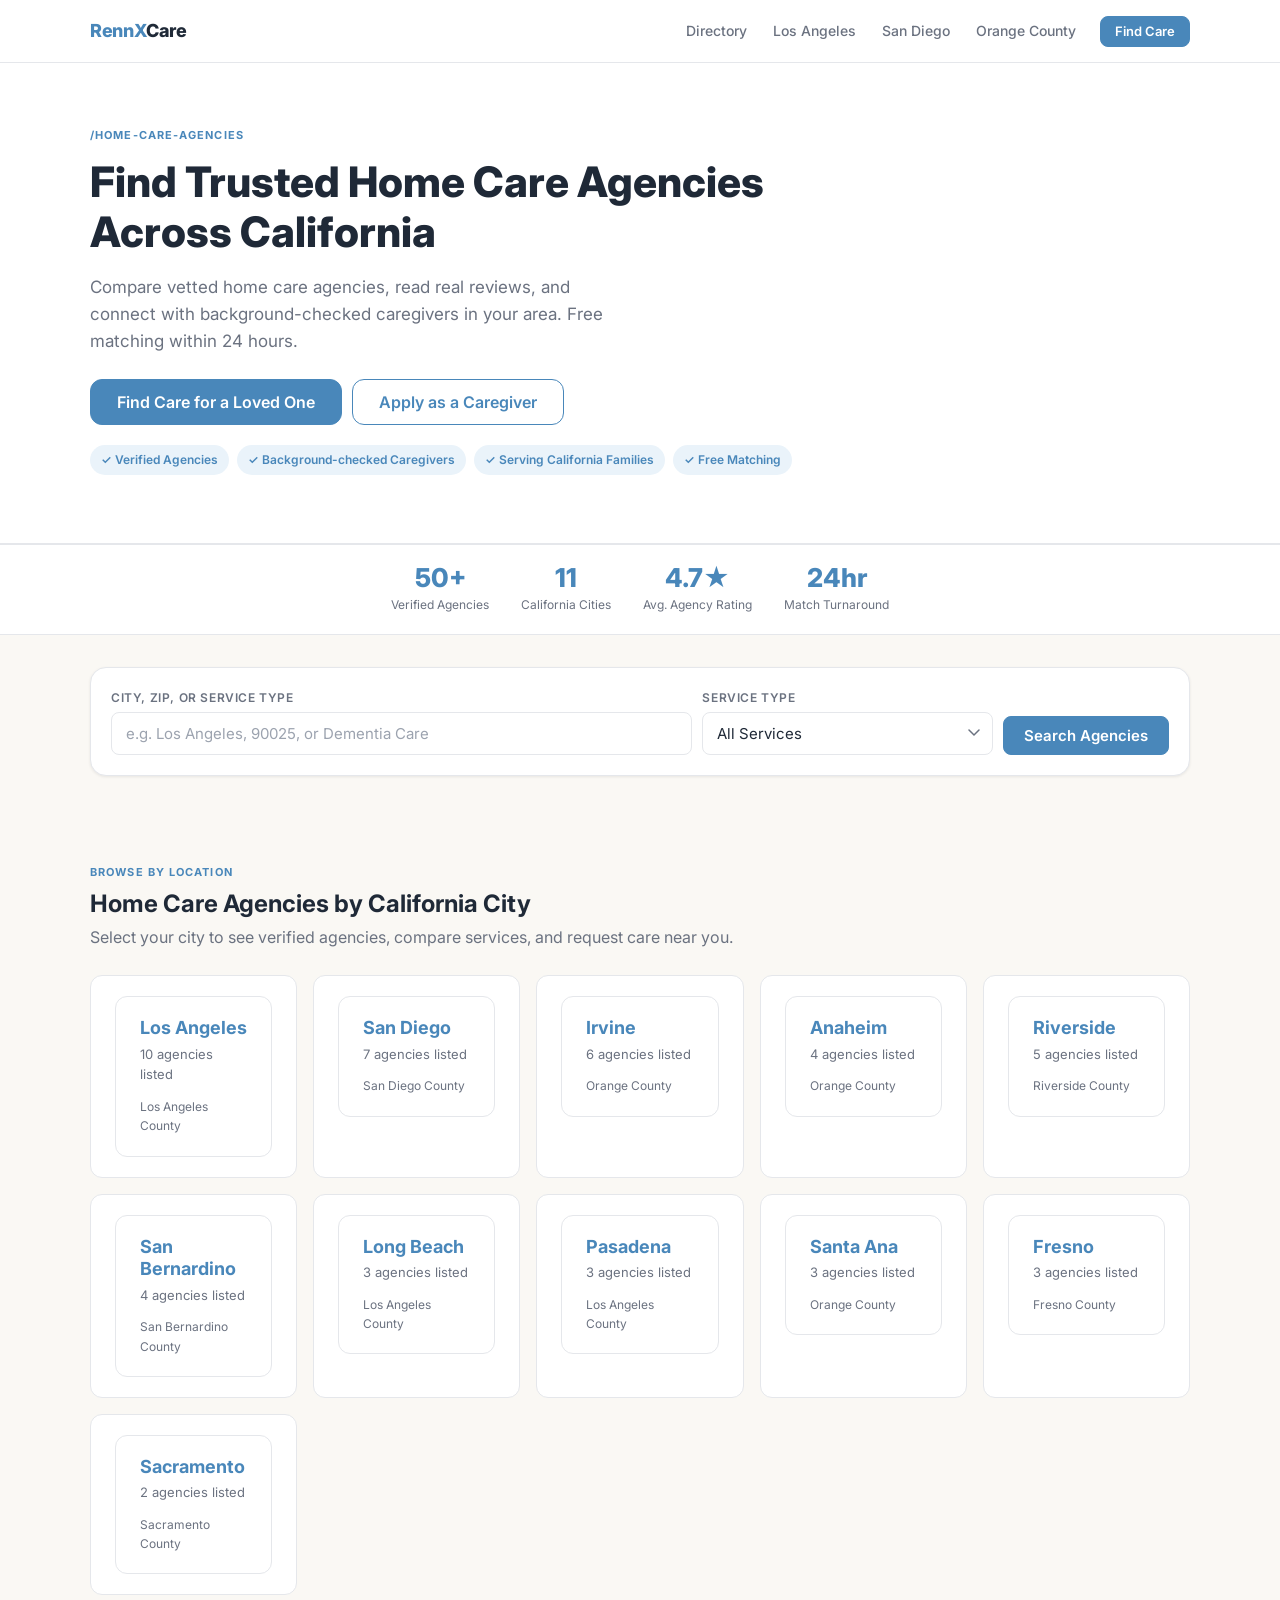
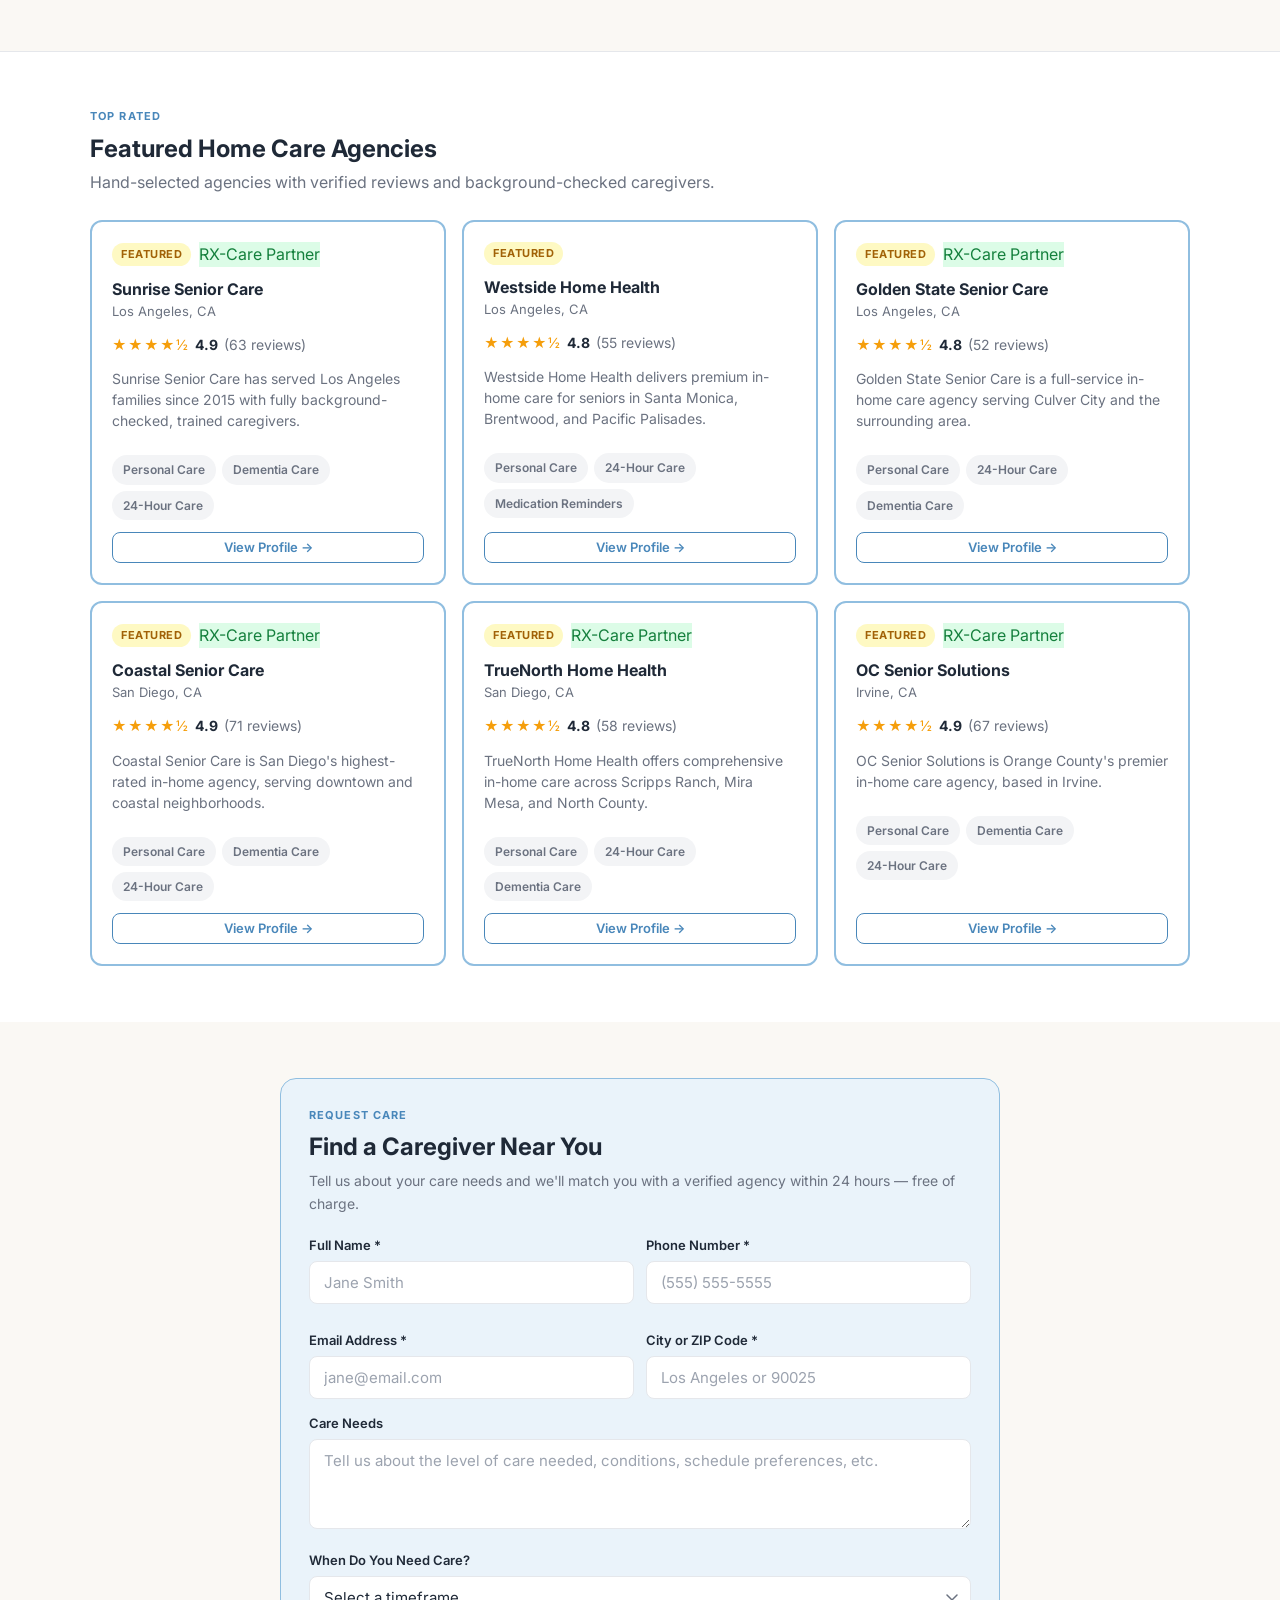
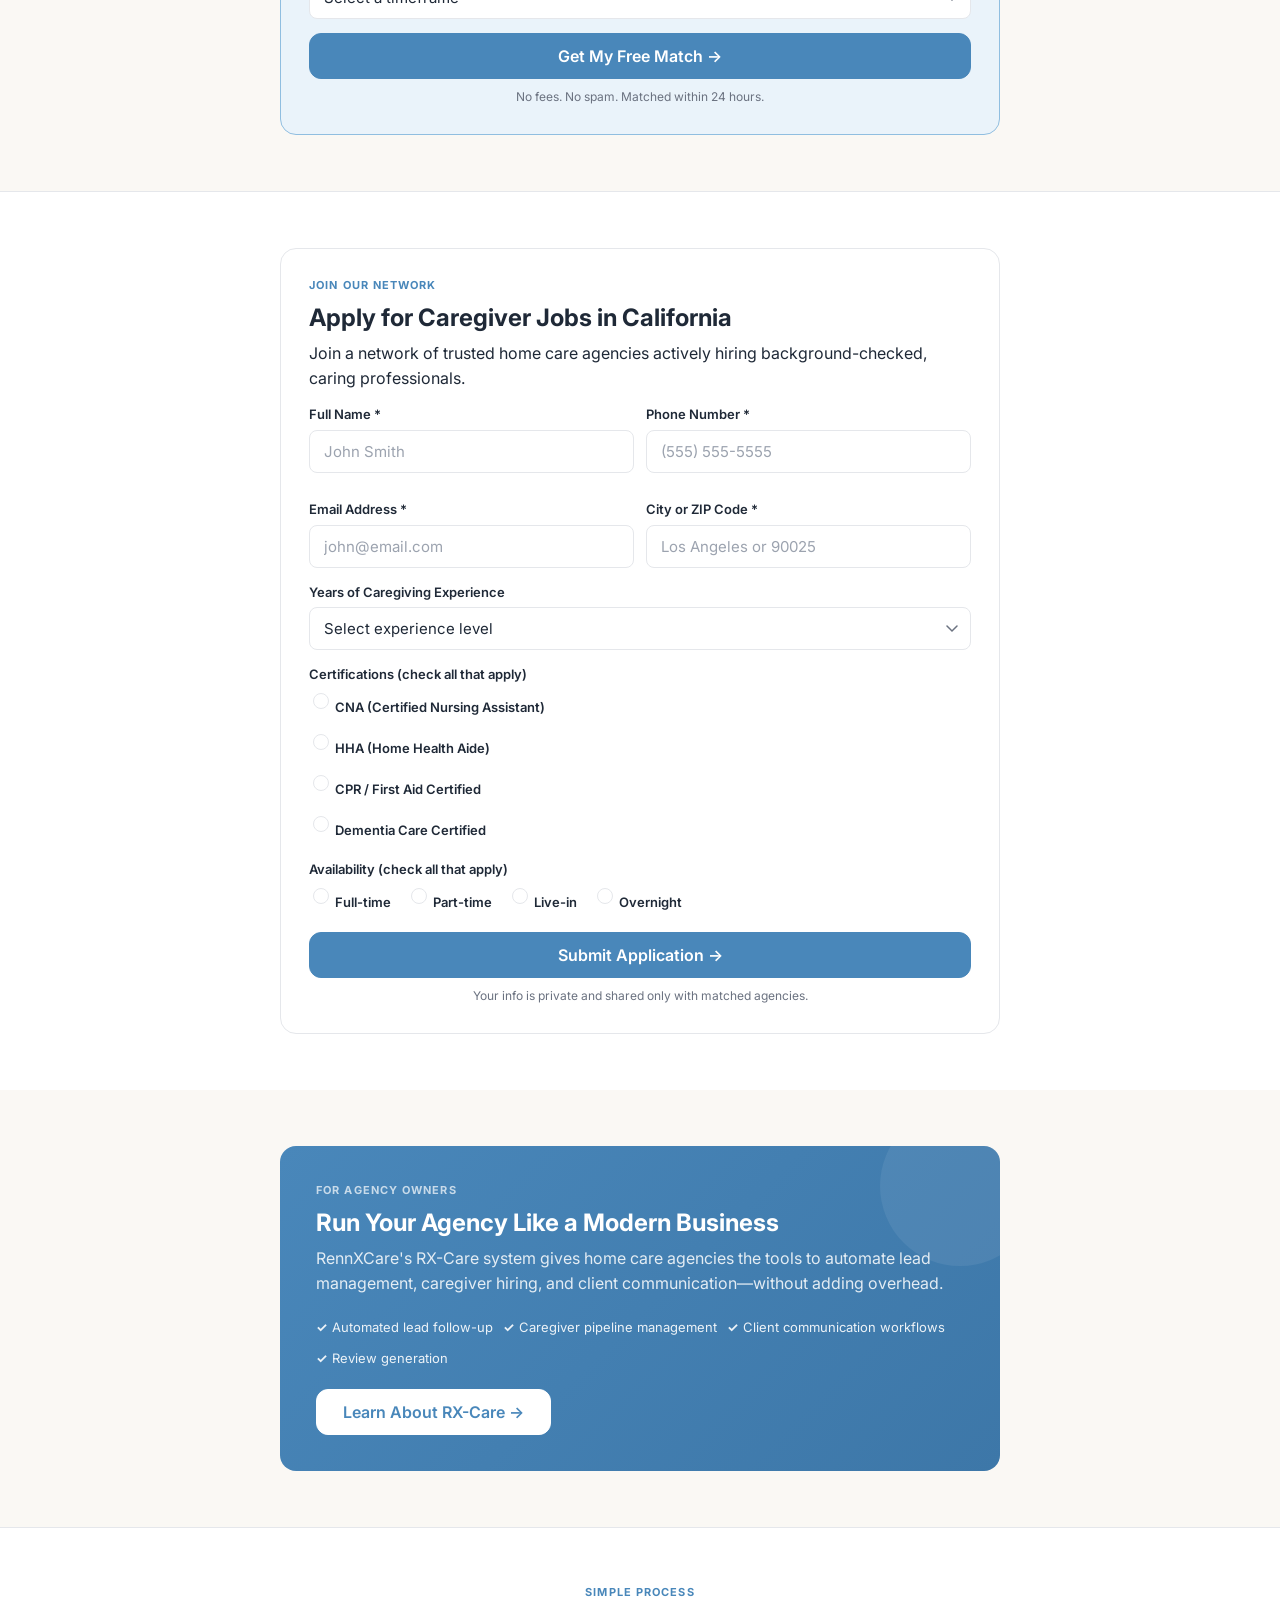
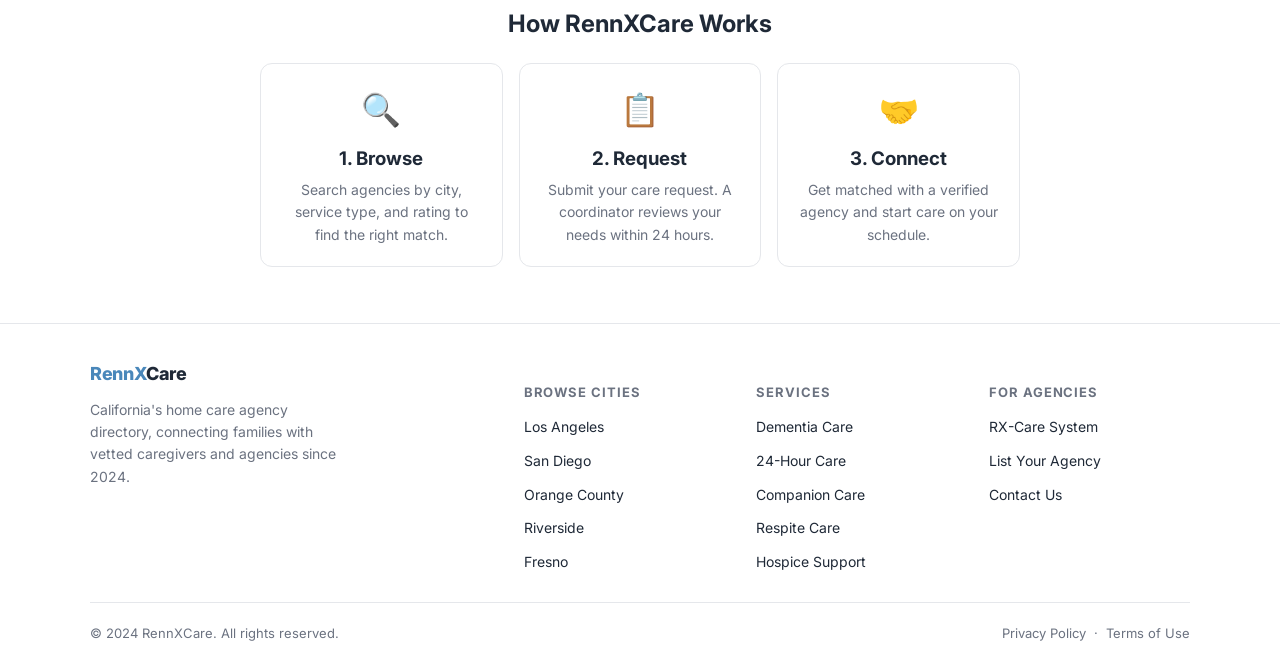
<file: rennxcare/index.html>
<!DOCTYPE html>
<html lang="en">
<head>
  <meta charset="UTF-8" />
  <meta name="viewport" content="width=device-width, initial-scale=1.0" />

  <!-- ═══ SEO: Hub Page (/home-care-agencies) ═══ -->
  <title>Home Care Agencies in California | RennXCare Directory</title>
  <meta name="description" content="Find trusted home care agencies across California. Compare services, read reviews, and connect with background-checked caregivers in Los Angeles, San Diego, Orange County, and more." />
  <meta name="robots" content="index, follow" />
  <link rel="canonical" href="https://rennxcare.com/home-care-agencies" />

  <!-- Open Graph -->
  <meta property="og:type"        content="website" />
  <meta property="og:title"       content="Home Care Agencies in California | RennXCare" />
  <meta property="og:description" content="Find trusted home care agencies across California cities. Compare reviews, services, and connect with vetted caregivers near you." />
  <meta property="og:url"         content="https://rennxcare.com/home-care-agencies" />
  <meta property="og:site_name"   content="RennXCare" />

  <!-- Twitter Card -->
  <meta name="twitter:card"        content="summary_large_image" />
  <meta name="twitter:title"       content="Home Care Agencies in California | RennXCare" />
  <meta name="twitter:description" content="Find trusted home care agencies across California. Compare services, read reviews, and connect with caregivers near you." />

  <!-- Structured Data: Site-wide ItemList -->
  <script type="application/ld+json">
  {
    "@context": "https://schema.org",
    "@type": "WebSite",
    "name": "RennXCare",
    "url": "https://rennxcare.com",
    "description": "California home care agency directory and lead generation platform",
    "potentialAction": {
      "@type": "SearchAction",
      "target": "https://rennxcare.com/home-care-agencies?q={search_term_string}",
      "query-input": "required name=search_term_string"
    }
  }
  </script>

  <!-- Fonts -->
  <link rel="preconnect" href="https://fonts.googleapis.com" />
  <link rel="preconnect" href="https://fonts.gstatic.com" crossorigin />
  <link href="https://fonts.googleapis.com/css2?family=Inter:wght@400;500;600;700;800&display=swap" rel="stylesheet" />

  <!-- Stylesheet -->
  <link rel="stylesheet" href="css/rennxcare.css" />
</head>

<body data-page="hub">

  <!-- Skip to main content (accessibility) -->
  <a class="skip-link" href="#main-content">Skip to main content</a>

  <!-- ═══ NAVIGATION ═══ -->
  <nav class="nav" role="navigation" aria-label="Main navigation">
    <div class="nav-inner">
      <a class="nav-logo" href="index.html" aria-label="RennXCare home">
        RennX<span>Care</span>
      </a>
      <div class="nav-links" role="list">
        <a class="nav-link" href="index.html"          role="listitem">Directory</a>
        <a class="nav-link" href="city.html?city=los-angeles" role="listitem">Los Angeles</a>
        <a class="nav-link" href="city.html?city=san-diego"   role="listitem">San Diego</a>
        <a class="nav-link" href="city.html?city=irvine"      role="listitem">Orange County</a>
        <a class="btn btn-primary btn-sm nav-cta" href="#client-form" role="listitem">Find Care</a>
      </div>
      <button class="nav-toggle" id="nav-toggle" aria-expanded="false" aria-controls="nav-mobile" aria-label="Toggle navigation menu">
        &#9776;
      </button>
    </div>
    <div class="nav-mobile hidden" id="nav-mobile">
      <a class="nav-link" href="index.html">Directory</a>
      <a class="nav-link" href="city.html?city=los-angeles">Los Angeles</a>
      <a class="nav-link" href="city.html?city=san-diego">San Diego</a>
      <a class="nav-link" href="city.html?city=irvine">Orange County</a>
      <a class="btn btn-primary btn-full" href="#client-form">Find Care Near You</a>
    </div>
  </nav>

  <!-- ═══ MAIN CONTENT ═══ -->
  <main id="main-content">

    <!-- ── Hero ────────────────────────────────── -->
    <section class="hero" aria-labelledby="hero-heading">
      <div class="wrap">
        <span class="kicker hero-kicker">/home-care-agencies</span>
        <h1 id="hero-heading" class="display">
          Find Trusted Home Care Agencies<br>Across California
        </h1>
        <p class="lead">
          Compare vetted home care agencies, read real reviews, and connect with background-checked caregivers in your area. Free matching within 24 hours.
        </p>
        <div class="hero-actions">
          <a class="btn btn-primary btn-lg" href="#client-form">Find Care for a Loved One</a>
          <a class="btn btn-outline btn-lg" href="#caregiver-form">Apply as a Caregiver</a>
        </div>
        <div class="hero-trust tag-bar">
          <span class="pill">✓ Verified Agencies</span>
          <span class="pill">✓ Background-checked Caregivers</span>
          <span class="pill">✓ Serving California Families</span>
          <span class="pill">✓ Free Matching</span>
        </div>
      </div>
    </section>

    <!-- ── Stats Strip ──────────────────────────── -->
    <div class="stats-strip" aria-label="Directory statistics">
      <div class="stats-inner">
        <div class="stat-item">
          <div class="stat-number">50+</div>
          <div class="stat-label">Verified Agencies</div>
        </div>
        <div class="stat-item">
          <div class="stat-number">11</div>
          <div class="stat-label">California Cities</div>
        </div>
        <div class="stat-item">
          <div class="stat-number">4.7★</div>
          <div class="stat-label">Avg. Agency Rating</div>
        </div>
        <div class="stat-item">
          <div class="stat-number">24hr</div>
          <div class="stat-label">Match Turnaround</div>
        </div>
      </div>
    </div>

    <!-- ── Directory Search ────────────────────── -->
    <section class="section-sm" aria-labelledby="search-heading">
      <div class="wrap">
        <h2 id="search-heading" class="sr-only">Search for home care agencies</h2>
        <div class="search-bar" role="search">
          <div class="search-field" style="flex:2">
            <label for="hub-search">City, ZIP, or Service Type</label>
            <input
              type="search"
              id="hub-search"
              name="q"
              placeholder="e.g. Los Angeles, 90025, or Dementia Care"
              aria-label="Search by city, ZIP code, or service type"
              autocomplete="off"
            />
          </div>
          <div class="search-field">
            <label for="hub-service-filter">Service Type</label>
            <select id="hub-service-filter" aria-label="Filter by service type">
              <option value="">All Services</option>
              <option>Personal Care</option>
              <option>Dementia Care</option>
              <option>24-Hour Care</option>
              <option>Companionship</option>
              <option>Respite Care</option>
              <option>Hospice Support</option>
              <option>Transportation</option>
              <option>Meal Preparation</option>
            </select>
          </div>
          <button
            class="btn btn-primary"
            id="hub-search-btn"
            type="button"
            aria-label="Search agencies"
          >
            Search Agencies
          </button>
        </div>

        <!-- Hub search results mount point -->
        <div id="hub-search-results" aria-live="polite" aria-atomic="false"></div>
      </div>
    </section>

    <!-- ── Browse by City ──────────────────────── -->
    <section class="section" aria-labelledby="cities-heading">
      <div class="wrap">
        <div class="section-header">
          <span class="kicker">Browse by Location</span>
          <h2 id="cities-heading">Home Care Agencies by California City</h2>
          <p>Select your city to see verified agencies, compare services, and request care near you.</p>
        </div>
        <!-- Populated by app.js -->
        <div class="grid g-city" id="city-grid" aria-label="California cities with home care agencies">
          <!-- JS renders city cards here -->
          <div class="city-card skeleton" style="height:88px" aria-hidden="true"></div>
          <div class="city-card skeleton" style="height:88px" aria-hidden="true"></div>
          <div class="city-card skeleton" style="height:88px" aria-hidden="true"></div>
          <div class="city-card skeleton" style="height:88px" aria-hidden="true"></div>
          <div class="city-card skeleton" style="height:88px" aria-hidden="true"></div>
          <div class="city-card skeleton" style="height:88px" aria-hidden="true"></div>
        </div>
      </div>
    </section>

    <!-- ── Featured Agencies ───────────────────── -->
    <section class="section" style="background:var(--white);border-top:1px solid var(--line)" aria-labelledby="featured-heading">
      <div class="wrap">
        <div class="section-header">
          <span class="kicker">Top Rated</span>
          <h2 id="featured-heading">Featured Home Care Agencies</h2>
          <p>Hand-selected agencies with verified reviews and background-checked caregivers.</p>
        </div>
        <!-- Populated by app.js -->
        <div class="grid g-agency" id="featured-agencies" aria-label="Featured home care agencies">
          <!-- JS renders agency cards here -->
        </div>
      </div>
    </section>

    <!-- ── Client Lead Form ─────────────────────── -->
    <section class="section" id="client-form" aria-labelledby="client-form-heading">
      <div class="wrap-narrow">
        <div class="lead-box">
          <span class="kicker">Request Care</span>
          <h2 id="client-form-heading">Find a Caregiver Near You</h2>
          <p class="sub">Tell us about your care needs and we'll match you with a verified agency within 24 hours — free of charge.</p>

          <form
            data-form-type="client"
            data-form-location="hub"
            aria-label="Client care request form"
            novalidate
          >
            <!-- Hidden context fields -->
            <input type="hidden" name="lead_type"     value="client_lead" />
            <input type="hidden" name="form_location" value="hub" />
            <input type="hidden" name="source_page"   value="/home-care-agencies" />

            <div class="form-grid form-grid2">
              <div class="form-group">
                <label for="client-name">Full Name <span aria-hidden="true">*</span></label>
                <input
                  type="text"
                  id="client-name"
                  name="full_name"
                  placeholder="Jane Smith"
                  required
                  autocomplete="name"
                  aria-required="true"
                />
                <div class="form-error" role="alert"></div>
              </div>
              <div class="form-group">
                <label for="client-phone">Phone Number <span aria-hidden="true">*</span></label>
                <input
                  type="tel"
                  id="client-phone"
                  name="phone"
                  placeholder="(555) 555-5555"
                  required
                  autocomplete="tel"
                  aria-required="true"
                />
                <div class="form-error" role="alert"></div>
              </div>
              <div class="form-group">
                <label for="client-email">Email Address <span aria-hidden="true">*</span></label>
                <input
                  type="email"
                  id="client-email"
                  name="email"
                  placeholder="jane@email.com"
                  required
                  autocomplete="email"
                  aria-required="true"
                />
                <div class="form-error" role="alert"></div>
              </div>
              <div class="form-group">
                <label for="client-city">City or ZIP Code <span aria-hidden="true">*</span></label>
                <input
                  type="text"
                  id="client-city"
                  name="city"
                  placeholder="Los Angeles or 90025"
                  required
                  autocomplete="postal-code"
                  aria-required="true"
                />
                <div class="form-error" role="alert"></div>
              </div>
            </div>

            <div class="form-group">
              <label for="client-care-needs">Care Needs</label>
              <textarea
                id="client-care-needs"
                name="care_needs"
                placeholder="Tell us about the level of care needed, conditions, schedule preferences, etc."
                rows="3"
              ></textarea>
            </div>

            <div class="form-group">
              <label for="client-start-date">When Do You Need Care?</label>
              <select id="client-start-date" name="start_date">
                <option value="">Select a timeframe</option>
                <option>As soon as possible</option>
                <option>Within 1 week</option>
                <option>Within 2 weeks</option>
                <option>Within 1 month</option>
                <option>Just researching</option>
              </select>
            </div>

            <button type="submit" class="btn btn-primary btn-lg btn-full">
              Get My Free Match →
            </button>
            <p class="caption mt-8 text-center">No fees. No spam. Matched within 24 hours.</p>
          </form>

          <div class="form-success" role="status" aria-live="polite">
            <h4>Request Received!</h4>
            <p>Thank you. A care coordinator will contact you within 24 hours with your personalized agency match.</p>
          </div>
        </div>
      </div>
    </section>

    <!-- ── Caregiver Application Form ─────────── -->
    <section class="section" id="caregiver-form" style="background:var(--white);border-top:1px solid var(--line)" aria-labelledby="caregiver-form-heading">
      <div class="wrap-narrow">
        <div class="lead-box-alt">
          <span class="kicker">Join Our Network</span>
          <h2 id="caregiver-form-heading">Apply for Caregiver Jobs in California</h2>
          <p class="sub">Join a network of trusted home care agencies actively hiring background-checked, caring professionals.</p>

          <form
            data-form-type="caregiver"
            data-form-location="hub"
            aria-label="Caregiver job application form"
            novalidate
          >
            <!-- Hidden context fields -->
            <input type="hidden" name="lead_type"     value="caregiver_lead" />
            <input type="hidden" name="form_location" value="hub" />
            <input type="hidden" name="source_page"   value="/home-care-agencies" />

            <div class="form-grid form-grid2">
              <div class="form-group">
                <label for="cg-name">Full Name <span aria-hidden="true">*</span></label>
                <input type="text" id="cg-name" name="full_name" placeholder="John Smith" required autocomplete="name" aria-required="true" />
                <div class="form-error" role="alert"></div>
              </div>
              <div class="form-group">
                <label for="cg-phone">Phone Number <span aria-hidden="true">*</span></label>
                <input type="tel" id="cg-phone" name="phone" placeholder="(555) 555-5555" required autocomplete="tel" aria-required="true" />
                <div class="form-error" role="alert"></div>
              </div>
              <div class="form-group">
                <label for="cg-email">Email Address <span aria-hidden="true">*</span></label>
                <input type="email" id="cg-email" name="email" placeholder="john@email.com" required autocomplete="email" aria-required="true" />
                <div class="form-error" role="alert"></div>
              </div>
              <div class="form-group">
                <label for="cg-city">City or ZIP Code <span aria-hidden="true">*</span></label>
                <input type="text" id="cg-city" name="city" placeholder="Los Angeles or 90025" required autocomplete="postal-code" aria-required="true" />
                <div class="form-error" role="alert"></div>
              </div>
            </div>

            <div class="form-group">
              <label for="cg-experience">Years of Caregiving Experience</label>
              <select id="cg-experience" name="experience">
                <option value="">Select experience level</option>
                <option>Less than 1 year</option>
                <option>1–2 years</option>
                <option>3–5 years</option>
                <option>5–10 years</option>
                <option>10+ years</option>
              </select>
            </div>

            <div class="form-group">
              <label>Certifications (check all that apply)</label>
              <div class="checkbox-group">
                <label class="checkbox-row">
                  <input type="checkbox" name="certifications" value="CNA" />
                  CNA (Certified Nursing Assistant)
                </label>
                <label class="checkbox-row">
                  <input type="checkbox" name="certifications" value="HHA" />
                  HHA (Home Health Aide)
                </label>
                <label class="checkbox-row">
                  <input type="checkbox" name="certifications" value="CPR" />
                  CPR / First Aid Certified
                </label>
                <label class="checkbox-row">
                  <input type="checkbox" name="certifications" value="Dementia" />
                  Dementia Care Certified
                </label>
              </div>
            </div>

            <div class="form-group">
              <label>Availability (check all that apply)</label>
              <div class="checkbox-group" style="flex-direction:row;flex-wrap:wrap;gap:16px">
                <label class="checkbox-row">
                  <input type="checkbox" name="availability" value="Full-time" /> Full-time
                </label>
                <label class="checkbox-row">
                  <input type="checkbox" name="availability" value="Part-time" /> Part-time
                </label>
                <label class="checkbox-row">
                  <input type="checkbox" name="availability" value="Live-in" /> Live-in
                </label>
                <label class="checkbox-row">
                  <input type="checkbox" name="availability" value="Overnight" /> Overnight
                </label>
              </div>
            </div>

            <button type="submit" class="btn btn-primary btn-lg btn-full">
              Submit Application →
            </button>
            <p class="caption mt-8 text-center">Your info is private and shared only with matched agencies.</p>
          </form>

          <div class="form-success" role="status" aria-live="polite">
            <h4>Application Submitted!</h4>
            <p>Thank you for applying. A placement coordinator will review your profile and be in touch within 48 hours.</p>
          </div>
        </div>
      </div>
    </section>

    <!-- ── RX-Care CTA ──────────────────────────── -->
    <section class="section" aria-labelledby="rxcare-heading">
      <div class="wrap-narrow">
        <div class="rxcare-cta">
          <span class="kicker" style="color:rgba(255,255,255,.7)">For Agency Owners</span>
          <h2 id="rxcare-heading" style="color:#fff">Run Your Agency Like a Modern Business</h2>
          <p>RennXCare's RX-Care system gives home care agencies the tools to automate lead management, caregiver hiring, and client communication—without adding overhead.</p>
          <div class="value-props">
            <span class="value-prop">Automated lead follow-up</span>
            <span class="value-prop">Caregiver pipeline management</span>
            <span class="value-prop">Client communication workflows</span>
            <span class="value-prop">Review generation</span>
          </div>
          <a
            class="btn btn-white btn-lg"
            href="https://rennxcare.com/rx-care"
            id="rxcare-cta-btn"
            onclick="if(window.RXTracking) RXTracking.rxCareCTAClick('hub', '')"
            aria-label="Learn about RX-Care for agency owners"
          >
            Learn About RX-Care →
          </a>
        </div>
      </div>
    </section>

    <!-- ── How It Works ─────────────────────────── -->
    <section class="section" style="background:var(--white);border-top:1px solid var(--line)" aria-labelledby="how-heading">
      <div class="wrap">
        <div class="section-header text-center">
          <span class="kicker">Simple Process</span>
          <h2 id="how-heading">How RennXCare Works</h2>
        </div>
        <div class="grid g3" style="max-width:760px;margin:0 auto">
          <div class="card text-center">
            <div style="font-size:32px;margin-bottom:12px" aria-hidden="true">🔍</div>
            <h3>1. Browse</h3>
            <p class="muted body-sm">Search agencies by city, service type, and rating to find the right match.</p>
          </div>
          <div class="card text-center">
            <div style="font-size:32px;margin-bottom:12px" aria-hidden="true">📋</div>
            <h3>2. Request</h3>
            <p class="muted body-sm">Submit your care request. A coordinator reviews your needs within 24 hours.</p>
          </div>
          <div class="card text-center">
            <div style="font-size:32px;margin-bottom:12px" aria-hidden="true">🤝</div>
            <h3>3. Connect</h3>
            <p class="muted body-sm">Get matched with a verified agency and start care on your schedule.</p>
          </div>
        </div>
      </div>
    </section>

  </main>

  <!-- ═══ FOOTER ═══ -->
  <footer class="footer">
    <div class="wrap">
      <div class="footer-inner">
        <div class="footer-brand">
          <a class="nav-logo" href="index.html">RennX<span style="color:var(--text)">Care</span></a>
          <p>California's home care agency directory, connecting families with vetted caregivers and agencies since 2024.</p>
        </div>
        <div class="footer-col">
          <h5>Browse Cities</h5>
          <ul>
            <li><a href="city.html?city=los-angeles">Los Angeles</a></li>
            <li><a href="city.html?city=san-diego">San Diego</a></li>
            <li><a href="city.html?city=irvine">Orange County</a></li>
            <li><a href="city.html?city=riverside">Riverside</a></li>
            <li><a href="city.html?city=fresno">Fresno</a></li>
          </ul>
        </div>
        <div class="footer-col">
          <h5>Services</h5>
          <ul>
            <li><a href="index.html?q=dementia">Dementia Care</a></li>
            <li><a href="index.html?q=24-hour">24-Hour Care</a></li>
            <li><a href="index.html?q=companion">Companion Care</a></li>
            <li><a href="index.html?q=respite">Respite Care</a></li>
            <li><a href="index.html?q=hospice">Hospice Support</a></li>
          </ul>
        </div>
        <div class="footer-col">
          <h5>For Agencies</h5>
          <ul>
            <li><a href="https://rennxcare.com/rx-care">RX-Care System</a></li>
            <li><a href="https://rennxcare.com/list-agency">List Your Agency</a></li>
            <li><a href="https://rennxcare.com/contact">Contact Us</a></li>
          </ul>
        </div>
      </div>
      <div class="footer-bottom">
        <span>© 2024 RennXCare. All rights reserved.</span>
        <span>
          <a href="https://rennxcare.com/privacy" style="color:inherit">Privacy Policy</a>
          &nbsp;·&nbsp;
          <a href="https://rennxcare.com/terms" style="color:inherit">Terms of Use</a>
        </span>
      </div>
    </div>
  </footer>

  <!-- Scripts (load order matters: data → tracking → forms → app) -->
  <script src="js/data.js"></script>
  <script src="js/tracking.js"></script>
  <script src="js/forms.js"></script>
  <script src="js/app.js"></script>

</body>
</html>
</file>
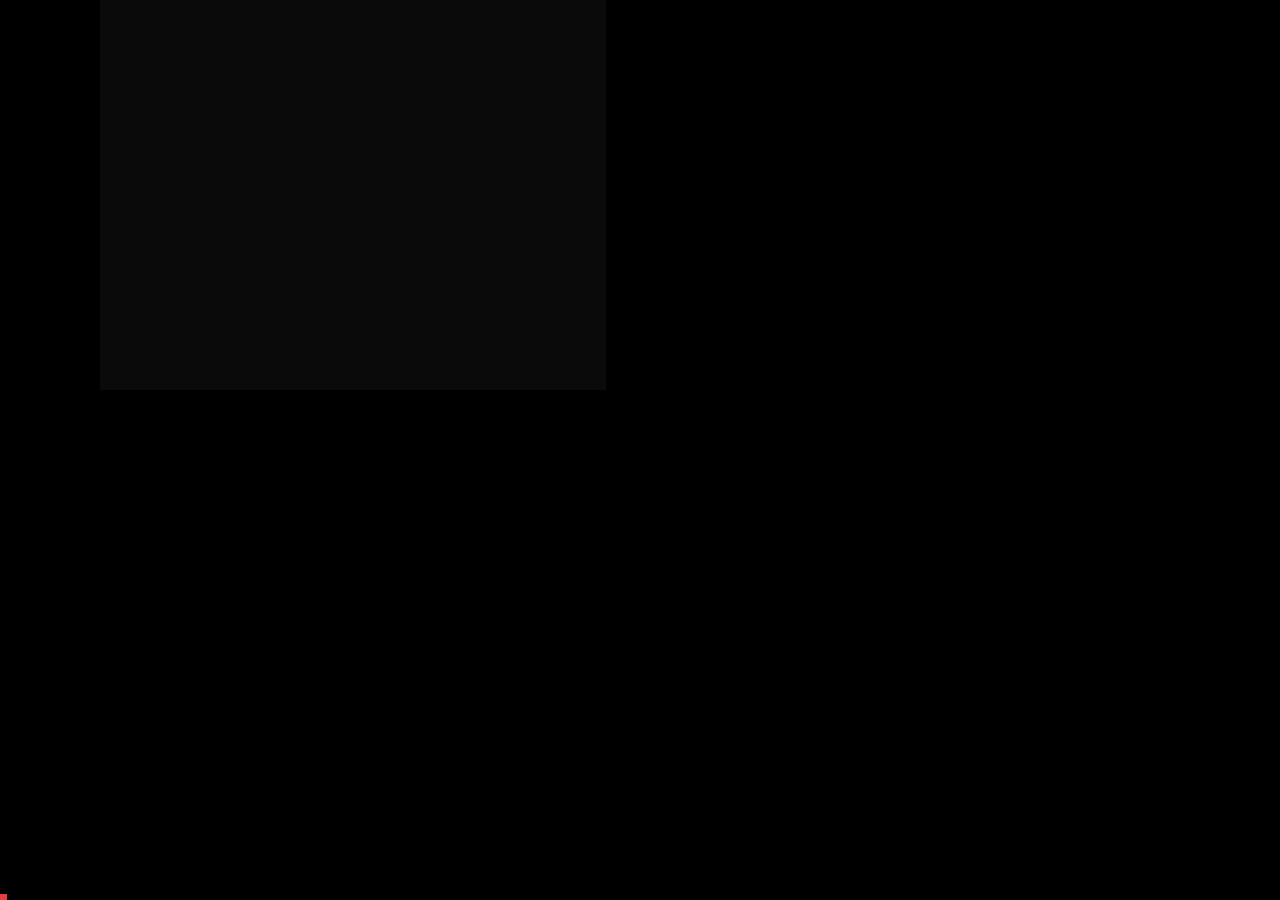
<file: lixenai-ad1-kinetic.html>
<!DOCTYPE html>
<html lang="en">
<head>
<meta charset="UTF-8">
<title>LixenAI — Ad 1: You're Not a Developer. That's Fine.</title>
<style>
  *, *::before, *::after { box-sizing: border-box; margin: 0; padding: 0; }
  body { background: #000; width: 1080px; height: 1920px; overflow: hidden;
    font-family: 'Helvetica Neue', Helvetica, Arial, sans-serif; color: #fff; }

  .stage { position: relative; width: 1080px; height: 1920px; background: #000;
    display: flex; align-items: center; justify-content: center; }

  .scene { position: absolute; inset: 0; display: flex; flex-direction: column;
    align-items: center; justify-content: center; padding: 80px;
    opacity: 0; transition: opacity 0.3s ease; text-align: center; }
  .scene.active { opacity: 1; }

  /* ── S1: Hook — the assumption ── */
  #s1 { background: #0a0a0a; }
  #s1 .tag { font-size: 26px; letter-spacing: 0.3em; text-transform: uppercase;
    color: #555; margin-bottom: 48px; }
  #s1 .q { font-size: 72px; font-weight: 800; line-height: 1.1; color: #fff; }
  #s1 .q em { color: #e53e3e; font-style: normal; }

  /* ── S2: Subvert ── */
  #s2 { background: #fff; }
  #s2 .main { font-size: 110px; font-weight: 900; line-height: 1.0;
    color: #000; letter-spacing: -0.03em; }
  #s2 .sub { font-size: 52px; color: #666; margin-top: 28px; font-weight: 400; }

  /* ── S3: What businesses care about ── */
  #s3 { background: #000; }
  #s3 .label { font-size: 30px; letter-spacing: 0.22em; text-transform: uppercase;
    color: #666; margin-bottom: 40px; }
  #s3 .care { font-size: 78px; font-weight: 800; line-height: 1.1; }
  #s3 .care span { display: block; }
  #s3 .care .hi { color: #fff; }
  #s3 .care .lo { color: #444; font-size: 52px; font-weight: 400; margin-top: 8px; }

  /* ── S4: The one thing arrow ── */
  #s4 { background: #111; flex-direction: row; gap: 0; align-items: stretch;
    padding: 0; }
  .col { flex: 1; display: flex; flex-direction: column;
    align-items: center; justify-content: center; padding: 60px 40px; }
  .col-left { background: #1a1a1a; border-right: 2px solid #333; }
  .col-right { background: #000; }
  .col .label-sm { font-size: 22px; letter-spacing: 0.22em; text-transform: uppercase;
    color: #555; margin-bottom: 24px; }
  .col .val { font-size: 58px; font-weight: 800; line-height: 1.15; }
  .col-left .val { color: #e53e3e; }
  .col-right .val { color: #4ade80; }
  .arrow-row { position: absolute; left: 50%; top: 50%;
    transform: translate(-50%,-50%);
    width: 80px; height: 80px; background: #000; border-radius: 50%;
    display: flex; align-items: center; justify-content: center;
    font-size: 36px; border: 3px solid #444; z-index: 10; }

  /* ── S5: What LixenAI gives you ── */
  #s5 { background: #000; }
  #s5 .hed { font-size: 44px; color: #666; font-weight: 400; margin-bottom: 48px; }
  .give-item { display: flex; align-items: center; gap: 28px;
    font-size: 60px; font-weight: 700; width: 100%;
    padding: 20px 0; border-bottom: 2px solid #1a1a1a;
    opacity: 0; transform: translateX(-24px);
    transition: opacity 0.35s ease, transform 0.35s ease; }
  .give-item:first-of-type { border-top: 2px solid #1a1a1a; }
  .give-item .dot { width: 16px; height: 16px; border-radius: 50%;
    background: #fff; flex-shrink: 0; }
  .give-item.show { opacity: 1; transform: translateX(0); }

  /* ── S6: You show up. You close. ── */
  #s6 { background: #fff; }
  #s6 .hed { font-size: 108px; font-weight: 900; color: #000;
    line-height: 1.0; letter-spacing: -0.03em; }
  #s6 .sub { font-size: 44px; color: #888; margin-top: 28px; }

  /* ── S7: CTA ── */
  #s7 { background: #000; }
  #s7 .logo { font-size: 34px; font-weight: 700; letter-spacing: 0.26em;
    text-transform: uppercase; color: #666; margin-bottom: 56px; }
  #s7 .cta { font-size: 84px; font-weight: 900; line-height: 1.05;
    text-transform: uppercase; letter-spacing: -0.01em; }
  #s7 .url { margin-top: 60px; font-size: 40px; font-weight: 600;
    border: 3px solid #fff; padding: 22px 56px; }
  #s7 .disc { position: absolute; bottom: 56px; left: 80px; right: 80px;
    font-size: 22px; color: #444; text-align: center; line-height: 1.6; }

  .progress { position: fixed; bottom: 0; left: 0; height: 6px;
    background: #e53e3e; width: 0%; transition: width linear; z-index: 100; }
</style>
</head>
<body>
<div class="stage" id="stage">

  <div class="scene" id="s1">
    <div class="tag">The assumption</div>
    <div class="q">"I'd have to become a <em>developer</em> to sell AI."</div>
  </div>

  <div class="scene" id="s2">
    <div class="main">You don't.</div>
    <div class="sub">Not even close.</div>
  </div>

  <div class="scene" id="s3">
    <div class="label">Local businesses care about</div>
    <div class="care">
      <span class="hi">More booked appointments.</span>
      <span class="lo">Not your tech stack.</span>
    </div>
  </div>

  <div class="scene" id="s4">
    <div class="col col-left">
      <div class="label-sm">Without a system</div>
      <div class="val">Missed call.<br>Lost lead.<br>Gone.</div>
    </div>
    <div class="arrow-row">→</div>
    <div class="col col-right">
      <div class="label-sm">With LixenAI</div>
      <div class="val">Auto follow-up.<br>Booking link.<br>Done.</div>
    </div>
  </div>

  <div class="scene" id="s5">
    <div class="hed">LixenAI gives you:</div>
    <div class="give-item" id="g1"><div class="dot"></div>The offer</div>
    <div class="give-item" id="g2"><div class="dot"></div>The demo</div>
    <div class="give-item" id="g3"><div class="dot"></div>The scripts</div>
    <div class="give-item" id="g4"><div class="dot"></div>Backend fulfillment</div>
  </div>

  <div class="scene" id="s6">
    <div class="hed">You show up.<br>You present.<br>You close.</div>
    <div class="sub">Someone else handles setup.</div>
  </div>

  <div class="scene" id="s7">
    <div class="logo">LixenAI</div>
    <div class="cta">Watch the<br>free overview<br>and apply.</div>
    <div class="url">lixenai.com/partners</div>
    <div class="disc">Sales Partners Program · Success requires learning the system and consistent prospecting.</div>
  </div>

</div>
<div class="progress" id="progress"></div>
<script>
  const TOTAL = 35000;
  const schedule = [
    { id:'s1', start:0,     end:3500 },
    { id:'s2', start:3500,  end:6500 },
    { id:'s3', start:6500,  end:11000 },
    { id:'s4', start:11000, end:17000 },
    { id:'s5', start:17000, end:24000, onEnter: enterS5 },
    { id:'s6', start:24000, end:29000 },
    { id:'s7', start:29000, end:35000 },
  ];
  function enterS5() {
    [['g1',0],['g2',800],['g3',1600],['g4',2400]].forEach(([id,d]) =>
      setTimeout(() => document.getElementById(id).classList.add('show'), d));
  }
  let startTime=null, active=null, raf=null;
  function tick(ts) {
    if (!startTime) startTime=ts;
    const t = ts-startTime;
    document.getElementById('progress').style.width = Math.min(t/TOTAL*100,100)+'%';
    for (const s of schedule) {
      const el = document.getElementById(s.id);
      if (t >= s.start && t < s.end && active !== s.id) {
        if (active) document.getElementById(active).classList.remove('active');
        el.classList.add('active'); active=s.id;
        if (s.onEnter) s.onEnter();
      }
    }
    if (t < TOTAL) raf=requestAnimationFrame(tick);
  }
  function start() {
    if(raf) cancelAnimationFrame(raf); raf=null; startTime=null; active=null;
    ['g1','g2','g3','g4'].forEach(id => document.getElementById(id).classList.remove('show'));
    schedule.forEach(s => document.getElementById(s.id).classList.remove('active'));
    document.getElementById('progress').style.width='0%';
    raf=requestAnimationFrame(tick);
  }
  window.addEventListener('load', () => setTimeout(start, 800));
  document.getElementById('stage').addEventListener('click', start);
  function scaleStage() {
    const s = Math.min(window.innerWidth/1080, window.innerHeight/1920);
    const st = document.querySelector('.stage');
    st.style.transform = `scale(${s})`; st.style.transformOrigin='top left';
    document.body.style.cssText='width:100vw;height:100vh;display:flex;align-items:center;justify-content:center;';
  }
  window.addEventListener('resize', scaleStage); scaleStage();
</script>
</body>
</html>
</file>
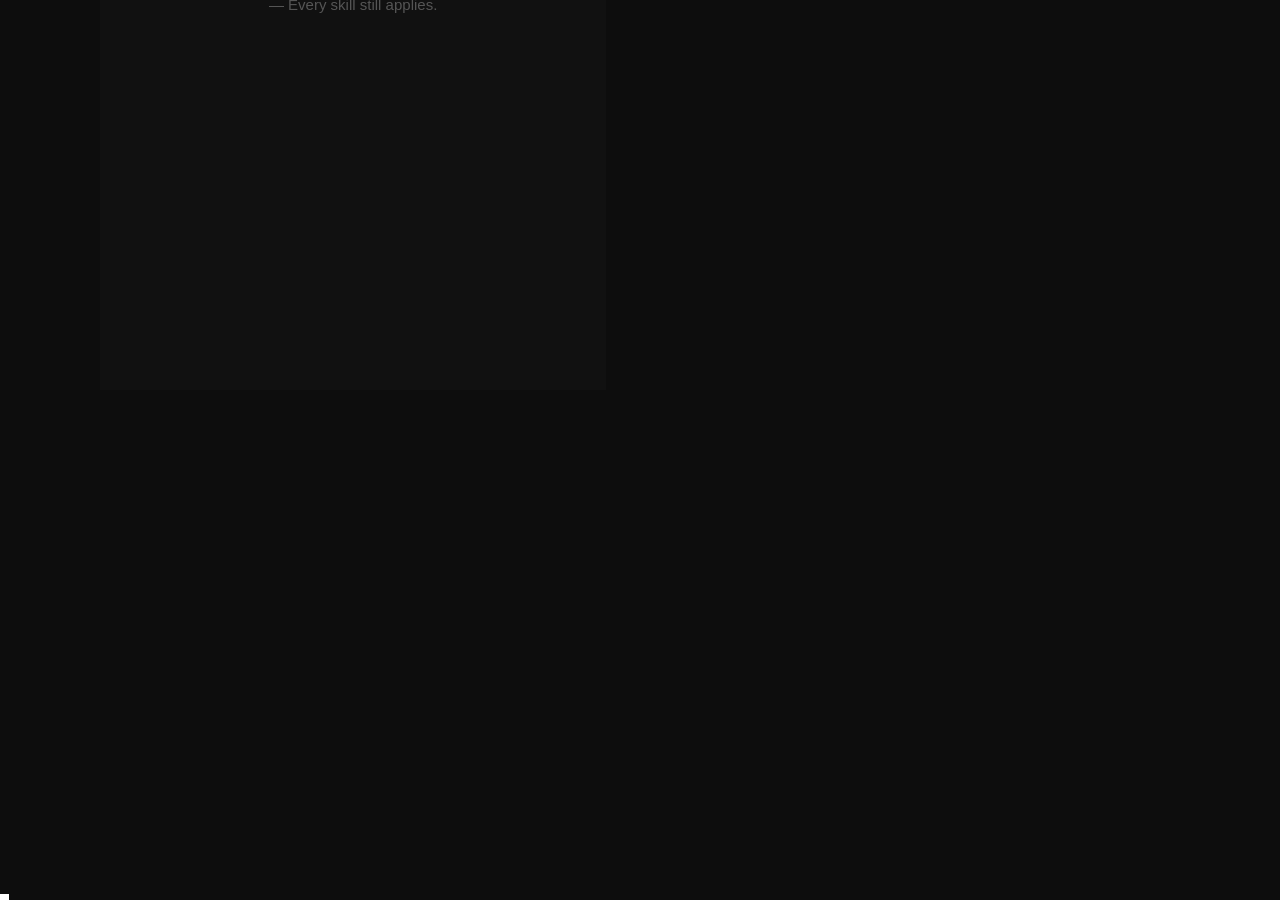
<file: lixenai-ad2-kinetic.html>
<!DOCTYPE html>
<html lang="en">
<head>
<meta charset="UTF-8">
<title>LixenAI — Ad 2: Same Skill. New Market.</title>
<style>
  *, *::before, *::after { box-sizing: border-box; margin: 0; padding: 0; }
  body { background: #0d0d0d; width: 1080px; height: 1920px; overflow: hidden;
    font-family: 'Helvetica Neue', Helvetica, Arial, sans-serif; color: #fff; }
  .stage { position: relative; width: 1080px; height: 1920px;
    display: flex; align-items: center; justify-content: center; }
  .scene { position: absolute; inset: 0; display: flex; flex-direction: column;
    align-items: center; justify-content: center; padding: 80px;
    opacity: 0; transition: opacity 0.25s ease; text-align: center; }
  .scene.active { opacity: 1; }

  /* S1: UGC-style hook */
  #s1 { background: #111; }
  #s1 .speaker { font-size: 32px; color: #555; letter-spacing: 0.15em;
    text-transform: uppercase; margin-bottom: 36px; }
  #s1 .quote { font-size: 72px; font-weight: 700; line-height: 1.15; font-style: italic; color: #ddd; }
  #s1 .attr { margin-top: 40px; font-size: 32px; color: #555; }

  /* S2: The expectation vs reality */
  #s2 { background: #000; }
  #s2 .expect { font-size: 52px; color: #555; font-weight: 400; margin-bottom: 24px; }
  #s2 .reveal { font-size: 100px; font-weight: 900; color: #fff; line-height: 1.0;
    letter-spacing: -0.03em; }

  /* S3: Skills stack — the big reveal */
  #s3 { background: #fff; padding: 60px 80px; }
  .skill-row { display: flex; align-items: center; gap: 24px; width: 100%;
    padding: 26px 0; border-bottom: 2px solid #e5e5e5; text-align: left;
    opacity: 0; transform: translateY(16px);
    transition: opacity 0.3s ease, transform 0.3s ease; }
  .skill-row:first-of-type { border-top: 2px solid #e5e5e5; }
  .skill-row .num { font-size: 28px; color: #bbb; font-weight: 600; width: 40px; flex-shrink: 0; }
  .skill-row .skill { font-size: 72px; font-weight: 900; color: #000; letter-spacing: -0.02em; }
  .skill-row.show { opacity: 1; transform: translateY(0); }

  /* S4: The pivot */
  #s4 { background: #000; }
  #s4 .old { font-size: 46px; color: #555; text-decoration: line-through; margin-bottom: 16px; }
  #s4 .divider { width: 80px; height: 3px; background: #333; margin: 24px auto; }
  #s4 .new { font-size: 90px; font-weight: 900; color: #fff; line-height: 1.05; }

  /* S5: What transfers */
  #s5 { background: #111; }
  #s5 .hed { font-size: 46px; color: #888; margin-bottom: 40px; font-weight: 400; }
  .transfer { display: flex; align-items: center; justify-content: center;
    gap: 32px; margin: 16px 0; width: 100%; }
  .t-box { flex: 1; padding: 28px 20px; background: #1a1a1a; border-radius: 8px;
    font-size: 42px; font-weight: 700; }
  .t-arrow { font-size: 36px; color: #555; flex-shrink: 0; }
  .t-box.old-v { color: #666; border: 2px solid #222; }
  .t-box.new-v { color: #fff; border: 2px solid #444; }

  /* S6: CTA */
  #s6 { background: #000; }
  #s6 .logo { font-size: 34px; font-weight: 700; letter-spacing: 0.26em;
    text-transform: uppercase; color: #666; margin-bottom: 56px; }
  #s6 .cta { font-size: 84px; font-weight: 900; line-height: 1.05;
    text-transform: uppercase; }
  #s6 .url { margin-top: 60px; font-size: 40px; font-weight: 600;
    border: 3px solid #fff; padding: 22px 56px; }
  #s6 .disc { position: absolute; bottom: 56px; left: 80px; right: 80px;
    font-size: 22px; color: #444; text-align: center; line-height: 1.6; }

  .progress { position: fixed; bottom: 0; left: 0; height: 6px;
    background: #fff; width: 0%; transition: width linear; z-index: 100; }
</style>
</head>
<body>
<div class="stage" id="stage">

  <div class="scene" id="s1">
    <div class="speaker">Experienced in sales?</div>
    <div class="quote">"Switching to AI didn't mean starting over."</div>
    <div class="attr">— Every skill still applies.</div>
  </div>

  <div class="scene" id="s2">
    <div class="expect">I assumed I'd need a whole new skill set.</div>
    <div class="reveal">I didn't.</div>
  </div>

  <div class="scene" id="s3">
    <div class="skill-row" id="sk1"><span class="num">01</span><span class="skill">PROSPECTING</span></div>
    <div class="skill-row" id="sk2"><span class="num">02</span><span class="skill">DISCOVERY</span></div>
    <div class="skill-row" id="sk3"><span class="num">03</span><span class="skill">OBJECTIONS</span></div>
    <div class="skill-row" id="sk4"><span class="num">04</span><span class="skill">CLOSING</span></div>
  </div>

  <div class="scene" id="s4">
    <div class="old">Learn to build AI</div>
    <div class="divider"></div>
    <div class="new">Same skills.<br>New product.</div>
  </div>

  <div class="scene" id="s5">
    <div class="hed">What changed:</div>
    <div class="transfer">
      <div class="t-box old-v">SaaS tool</div>
      <div class="t-arrow">→</div>
      <div class="t-box new-v">AI automation</div>
    </div>
    <div class="transfer">
      <div class="t-box old-v">Your old market</div>
      <div class="t-arrow">→</div>
      <div class="t-box new-v">Local service<br>businesses</div>
    </div>
    <div class="transfer">
      <div class="t-box old-v">Figure it out alone</div>
      <div class="t-arrow">→</div>
      <div class="t-box new-v">LixenAI builds<br>the system</div>
    </div>
  </div>

  <div class="scene" id="s6">
    <div class="logo">LixenAI</div>
    <div class="cta">Watch the<br>free overview<br>and apply.</div>
    <div class="url">lixenai.com/partners</div>
    <div class="disc">Sales Partners Program · Success requires effort, practice, and consistent action.</div>
  </div>

</div>
<div class="progress" id="progress"></div>
<script>
  const TOTAL = 33000;
  const schedule = [
    { id:'s1', start:0,     end:4000 },
    { id:'s2', start:4000,  end:7500 },
    { id:'s3', start:7500,  end:14000, onEnter: enterS3 },
    { id:'s4', start:14000, end:18500 },
    { id:'s5', start:18500, end:27000 },
    { id:'s6', start:27000, end:33000 },
  ];
  function enterS3() {
    [['sk1',0],['sk2',900],['sk3',1800],['sk4',2700]].forEach(([id,d]) =>
      setTimeout(() => document.getElementById(id).classList.add('show'), d));
  }
  let startTime=null, active=null, raf=null;
  function tick(ts) {
    if (!startTime) startTime=ts;
    const t = ts-startTime;
    document.getElementById('progress').style.width = Math.min(t/TOTAL*100,100)+'%';
    for (const s of schedule) {
      const el = document.getElementById(s.id);
      if (t >= s.start && t < s.end && active !== s.id) {
        if (active) document.getElementById(active).classList.remove('active');
        el.classList.add('active'); active=s.id;
        if (s.onEnter) s.onEnter();
      }
    }
    if (t < TOTAL) raf=requestAnimationFrame(tick);
  }
  function start() {
    if(raf) cancelAnimationFrame(raf); raf=null; startTime=null; active=null;
    ['sk1','sk2','sk3','sk4'].forEach(id => document.getElementById(id).classList.remove('show'));
    schedule.forEach(s => document.getElementById(s.id).classList.remove('active'));
    document.getElementById('progress').style.width='0%';
    raf=requestAnimationFrame(tick);
  }
  window.addEventListener('load', () => setTimeout(start, 800));
  document.getElementById('stage').addEventListener('click', start);
  function scaleStage() {
    const s = Math.min(window.innerWidth/1080, window.innerHeight/1920);
    const st = document.querySelector('.stage');
    st.style.transform=`scale(${s})`; st.style.transformOrigin='top left';
    document.body.style.cssText='width:100vw;height:100vh;display:flex;align-items:center;justify-content:center;';
  }
  window.addEventListener('resize', scaleStage); scaleStage();
</script>
</body>
</html>
</file>
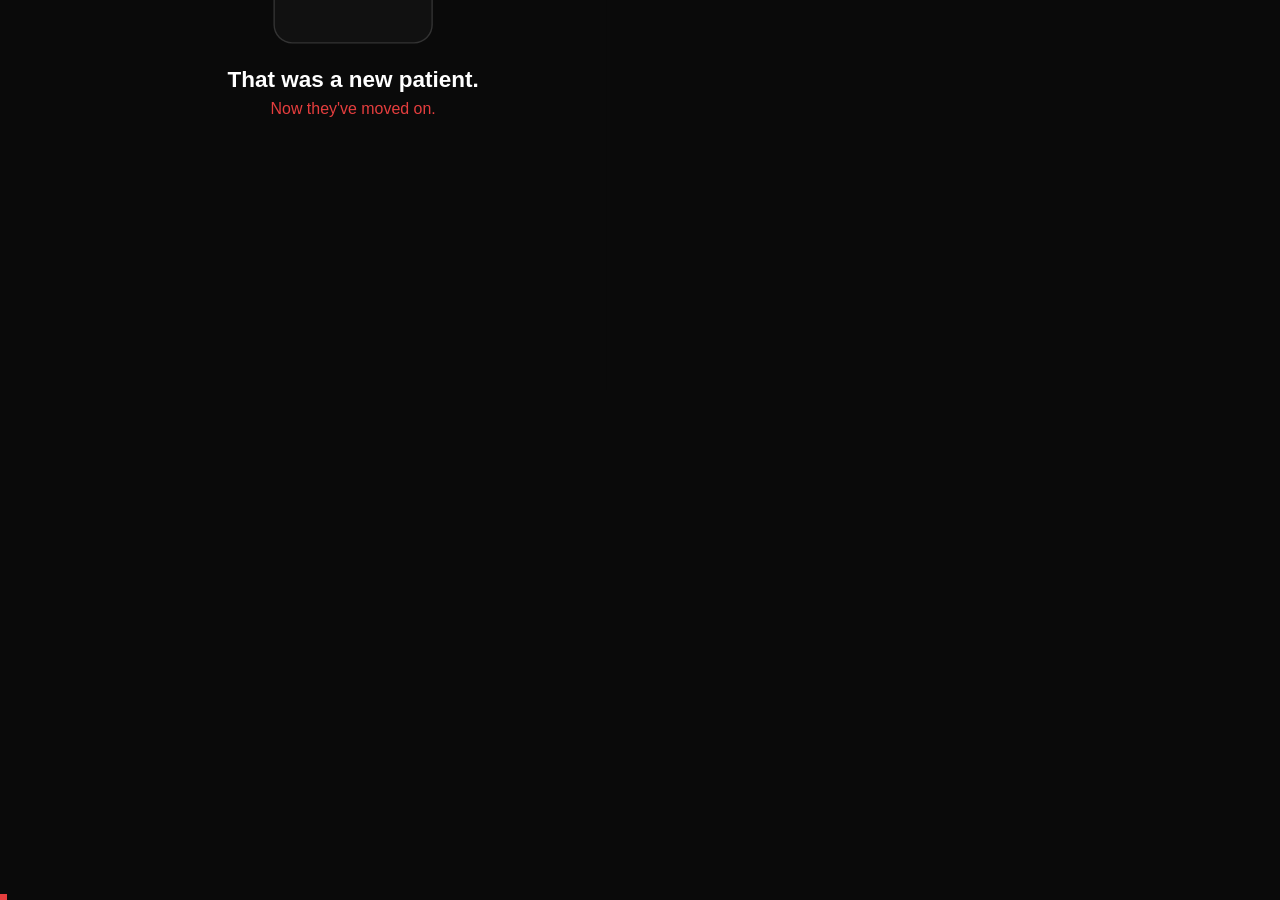
<file: lixenai-ad3-kinetic.html>
<!DOCTYPE html>
<html lang="en">
<head>
<meta charset="UTF-8">
<title>LixenAI — Ad 3: The Problem Is Already There.</title>
<style>
  *, *::before, *::after { box-sizing: border-box; margin: 0; padding: 0; }
  body { background: #0a0a0a; width: 1080px; height: 1920px; overflow: hidden;
    font-family: 'Helvetica Neue', Helvetica, Arial, sans-serif; color: #fff; }
  .stage { position: relative; width: 1080px; height: 1920px;
    display: flex; align-items: center; justify-content: center; }
  .scene { position: absolute; inset: 0; display: flex; flex-direction: column;
    align-items: center; justify-content: center; padding: 80px;
    opacity: 0; transition: opacity 0.3s ease; text-align: center; }
  .scene.active { opacity: 1; }

  /* S1: The missed call moment */
  #s1 { background: #0a0a0a; }
  .phone-mockup { width: 340px; height: 600px; border: 3px solid #333;
    border-radius: 40px; background: #111; display: flex; flex-direction: column;
    align-items: center; justify-content: center; margin-bottom: 48px; position: relative; }
  .phone-mockup .notch { width: 120px; height: 28px; background: #0a0a0a;
    border-radius: 0 0 20px 20px; position: absolute; top: 0; }
  .phone-mockup .call-info { text-align: center; }
  .phone-mockup .caller { font-size: 28px; color: #888; margin-bottom: 12px; }
  .phone-mockup .calling { font-size: 44px; font-weight: 700; color: #fff; margin-bottom: 40px; }
  .phone-mockup .status { font-size: 24px; color: #e53e3e; letter-spacing: 0.1em; }
  .phone-mockup .missed { font-size: 22px; color: #555; margin-top: 8px; }
  #s1 .caption { font-size: 48px; font-weight: 700; color: #fff; }
  #s1 .sub { font-size: 34px; color: #e53e3e; margin-top: 16px; }

  /* S2: Time stamp */
  #s2 { background: #000; }
  #s2 .time { font-size: 120px; font-weight: 900; color: #fff; letter-spacing: -0.03em; }
  #s2 .label { font-size: 40px; color: #555; margin-top: 16px; }
  #s2 .outcome { margin-top: 48px; font-size: 64px; font-weight: 700; color: #e53e3e; }

  /* S3: Problem montage */
  #s3 { background: #0a0a0a; padding: 60px 80px; }
  #s3 .intro { font-size: 36px; color: #666; margin-bottom: 40px; font-weight: 400; }
  .prob-item { display: flex; align-items: center; gap: 24px; width: 100%;
    padding: 22px 0; border-bottom: 2px solid #1c1c1c; text-align: left;
    opacity: 0; transform: translateX(-20px);
    transition: opacity 0.3s ease, transform 0.3s ease; }
  .prob-item:first-of-type { border-top: 2px solid #1c1c1c; }
  .prob-item .icon { font-size: 36px; flex-shrink: 0; }
  .prob-item .text { font-size: 56px; font-weight: 700; color: #fff; }
  .prob-item .cost { font-size: 28px; color: #e53e3e; margin-top: 4px; font-weight: 400; }
  .prob-item.show { opacity: 1; transform: translateX(0); }

  /* S4: The flip — industries */
  #s4 { background: #fff; }
  #s4 .intro { font-size: 40px; color: #888; margin-bottom: 36px; }
  #s4 .industries { display: flex; flex-wrap: wrap; gap: 16px;
    justify-content: center; }
  .ind-tag { padding: 16px 28px; border: 2px solid #ddd; border-radius: 6px;
    font-size: 36px; font-weight: 600; color: #333;
    opacity: 0; transform: scale(0.9);
    transition: opacity 0.25s ease, transform 0.25s ease; }
  .ind-tag.show { opacity: 1; transform: scale(1); }

  /* S5: The fix */
  #s5 { background: #000; }
  #s5 .hed { font-size: 50px; color: #888; margin-bottom: 40px; font-weight: 400; }
  .fix-row { display: flex; align-items: center; gap: 20px; width: 100%;
    padding: 20px 0; border-bottom: 2px solid #1a1a1a; text-align: left; }
  .fix-row .from { font-size: 44px; color: #555; flex: 1; text-decoration: line-through; }
  .fix-row .arr { font-size: 28px; color: #666; flex-shrink: 0; }
  .fix-row .to { font-size: 44px; color: #4ade80; flex: 1; font-weight: 700; }

  /* S6: CTA */
  #s6 { background: #000; }
  #s6 .logo { font-size: 34px; font-weight: 700; letter-spacing: 0.26em;
    text-transform: uppercase; color: #666; margin-bottom: 56px; }
  #s6 .cta { font-size: 84px; font-weight: 900; line-height: 1.05; text-transform: uppercase; }
  #s6 .url { margin-top: 60px; font-size: 40px; font-weight: 600;
    border: 3px solid #fff; padding: 22px 56px; }
  #s6 .disc { position: absolute; bottom: 56px; left: 80px; right: 80px;
    font-size: 22px; color: #444; text-align: center; line-height: 1.6; }

  .progress { position: fixed; bottom: 0; left: 0; height: 6px;
    background: #e53e3e; width: 0%; transition: width linear; z-index: 100; }
</style>
</head>
<body>
<div class="stage" id="stage">

  <div class="scene" id="s1">
    <div class="phone-mockup">
      <div class="notch"></div>
      <div class="call-info">
        <div class="caller">Incoming call</div>
        <div class="calling">Med Spa</div>
        <div class="status">⬤ RINGING...</div>
        <div class="missed">No answer.</div>
      </div>
    </div>
    <div class="caption">That was a new patient.</div>
    <div class="sub">Now they've moved on.</div>
  </div>

  <div class="scene" id="s2">
    <div class="time">7 PM.</div>
    <div class="label">Call comes in after hours.</div>
    <div class="outcome">Lead gone.</div>
  </div>

  <div class="scene" id="s3">
    <div class="intro">This happens everywhere, every day.</div>
    <div class="prob-item" id="p1"><span class="icon">📵</span><div><div class="text">Missed calls</div><div class="cost">→ lost revenue</div></div></div>
    <div class="prob-item" id="p2"><span class="icon">🐢</span><div><div class="text">Slow follow-up</div><div class="cost">→ cold leads</div></div></div>
    <div class="prob-item" id="p3"><span class="icon">📅</span><div><div class="text">Booking friction</div><div class="cost">→ no-shows</div></div></div>
    <div class="prob-item" id="p4"><span class="icon">⭐</span><div><div class="text">No review asks</div><div class="cost">→ invisible online</div></div></div>
  </div>

  <div class="scene" id="s4">
    <div class="intro">Across every local service industry:</div>
    <div class="industries">
      <div class="ind-tag" id="i1">Med Spa</div>
      <div class="ind-tag" id="i2">Dental</div>
      <div class="ind-tag" id="i3">HVAC</div>
      <div class="ind-tag" id="i4">Roofing</div>
      <div class="ind-tag" id="i5">Chiro</div>
      <div class="ind-tag" id="i6">Real Estate</div>
      <div class="ind-tag" id="i7">Fitness</div>
      <div class="ind-tag" id="i8">Plumbing</div>
      <div class="ind-tag" id="i9">Legal</div>
    </div>
  </div>

  <div class="scene" id="s5">
    <div class="hed">LixenAI automates the fix:</div>
    <div class="fix-row"><span class="from">Missed call</span><span class="arr">→</span><span class="to">Auto follow-up text</span></div>
    <div class="fix-row"><span class="from">Cold lead</span><span class="arr">→</span><span class="to">Booking link sent</span></div>
    <div class="fix-row"><span class="from">No show</span><span class="arr">→</span><span class="to">Reminder fired</span></div>
    <div class="fix-row"><span class="from">Quiet client</span><span class="arr">→</span><span class="to">Review requested</span></div>
  </div>

  <div class="scene" id="s6">
    <div class="logo">LixenAI</div>
    <div class="cta">Watch the<br>free overview<br>and apply.</div>
    <div class="url">lixenai.com/partners</div>
    <div class="disc">Sales Partners Program · Automation outcomes vary by business context and usage.</div>
  </div>

</div>
<div class="progress" id="progress"></div>
<script>
  const TOTAL = 38000;
  const schedule = [
    { id:'s1', start:0,     end:5000 },
    { id:'s2', start:5000,  end:8500 },
    { id:'s3', start:8500,  end:16000, onEnter: enterS3 },
    { id:'s4', start:16000, end:23000, onEnter: enterS4 },
    { id:'s5', start:23000, end:31000 },
    { id:'s6', start:31000, end:38000 },
  ];
  function enterS3() {
    [['p1',0],['p2',800],['p3',1600],['p4',2400]].forEach(([id,d]) =>
      setTimeout(() => document.getElementById(id).classList.add('show'), d));
  }
  function enterS4() {
    [['i1',0],['i2',300],['i3',600],['i4',900],['i5',1200],['i6',1500],['i7',1800],['i8',2100],['i9',2400]].forEach(([id,d]) =>
      setTimeout(() => document.getElementById(id).classList.add('show'), d));
  }
  let startTime=null, active=null, raf=null;
  function tick(ts) {
    if (!startTime) startTime=ts;
    const t = ts-startTime;
    document.getElementById('progress').style.width = Math.min(t/TOTAL*100,100)+'%';
    for (const s of schedule) {
      const el = document.getElementById(s.id);
      if (t >= s.start && t < s.end && active !== s.id) {
        if (active) document.getElementById(active).classList.remove('active');
        el.classList.add('active'); active=s.id;
        if (s.onEnter) s.onEnter();
      }
    }
    if (t < TOTAL) raf=requestAnimationFrame(tick);
  }
  function start() {
    if(raf) cancelAnimationFrame(raf); raf=null; startTime=null; active=null;
    ['p1','p2','p3','p4','i1','i2','i3','i4','i5','i6','i7','i8','i9'].forEach(id =>
      document.getElementById(id).classList.remove('show'));
    schedule.forEach(s => document.getElementById(s.id).classList.remove('active'));
    document.getElementById('progress').style.width='0%';
    raf=requestAnimationFrame(tick);
  }
  window.addEventListener('load', () => setTimeout(start, 800));
  document.getElementById('stage').addEventListener('click', start);
  function scaleStage() {
    const s = Math.min(window.innerWidth/1080, window.innerHeight/1920);
    const st = document.querySelector('.stage');
    st.style.transform=`scale(${s})`; st.style.transformOrigin='top left';
    document.body.style.cssText='width:100vw;height:100vh;display:flex;align-items:center;justify-content:center;';
  }
  window.addEventListener('resize', scaleStage); scaleStage();
</script>
</body>
</html>
</file>
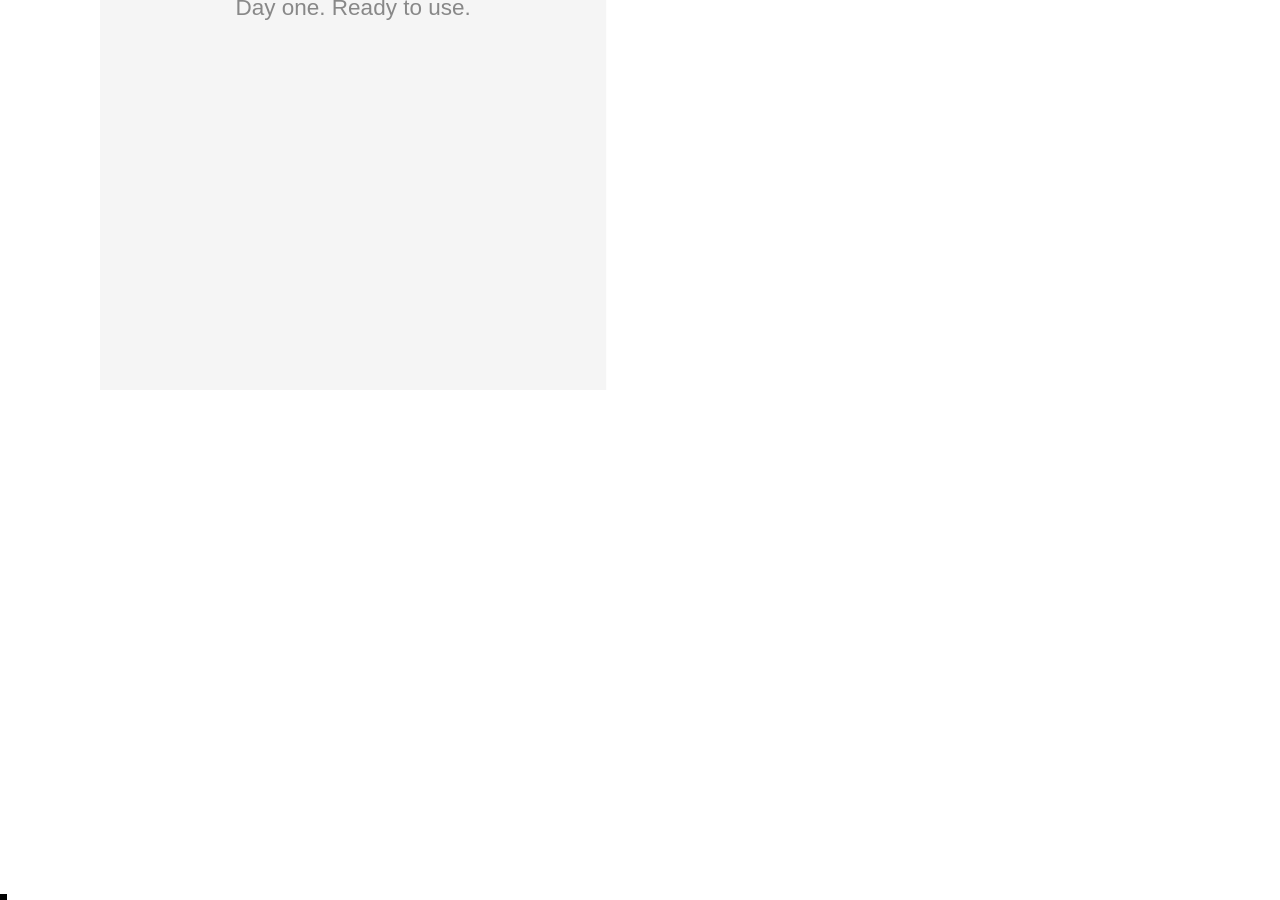
<file: lixenai-ad4-kinetic.html>
<!DOCTYPE html>
<html lang="en">
<head>
<meta charset="UTF-8">
<title>LixenAI — Ad 4: You Don't Build Alone.</title>
<style>
  *, *::before, *::after { box-sizing: border-box; margin: 0; padding: 0; }
  body { background: #fff; width: 1080px; height: 1920px; overflow: hidden;
    font-family: 'Helvetica Neue', Helvetica, Arial, sans-serif; color: #000; }
  .stage { position: relative; width: 1080px; height: 1920px;
    display: flex; align-items: center; justify-content: center; }
  .scene { position: absolute; inset: 0; display: flex; flex-direction: column;
    align-items: center; justify-content: center; padding: 80px;
    opacity: 0; transition: opacity 0.3s ease; text-align: center; }
  .scene.active { opacity: 1; }

  /* S1: Hook */
  #s1 { background: #f5f5f5; }
  #s1 .pre { font-size: 34px; color: #999; letter-spacing: 0.18em;
    text-transform: uppercase; margin-bottom: 32px; }
  #s1 .main { font-size: 96px; font-weight: 900; color: #000; line-height: 1.0;
    letter-spacing: -0.03em; }
  #s1 .sub { font-size: 48px; color: #888; margin-top: 24px; font-weight: 400; }

  /* S2: Day one */
  #s2 { background: #000; }
  #s2 .badge { display: inline-block; font-size: 24px; letter-spacing: 0.3em;
    text-transform: uppercase; color: #888; border: 2px solid #333;
    padding: 12px 28px; margin-bottom: 40px; }
  #s2 .hed { font-size: 80px; font-weight: 900; color: #fff; line-height: 1.05; }

  /* S3: Checklist — the main event */
  #s3 { background: #fff; padding: 56px 80px; }
  #s3 .title { font-size: 36px; color: #999; letter-spacing: 0.15em;
    text-transform: uppercase; margin-bottom: 40px; text-align: left; width: 100%; }
  .check-item { display: flex; align-items: center; gap: 28px; width: 100%;
    padding: 24px 0; border-bottom: 2px solid #eee;
    opacity: 0; transform: translateX(-20px);
    transition: opacity 0.35s ease, transform 0.35s ease; }
  .check-item:first-of-type { border-top: 2px solid #eee; }
  .check-item .box { width: 52px; height: 52px; border: 3px solid #000;
    border-radius: 8px; flex-shrink: 0; display: flex; align-items: center;
    justify-content: center; font-size: 28px; background: transparent;
    transition: background 0.3s ease; }
  .check-item.checked .box { background: #000; color: #fff; }
  .check-item .label { font-size: 56px; font-weight: 700; color: #000;
    text-align: left; }
  .check-item .sub { font-size: 26px; color: #aaa; font-weight: 400; margin-top: 4px; }
  .check-item.show { opacity: 1; transform: translateX(0); }

  /* S4: Playbooks */
  #s4 { background: #000; }
  #s4 .hed { font-size: 50px; color: #888; margin-bottom: 40px; font-weight: 400; }
  .playbook-grid { display: flex; flex-wrap: wrap; gap: 16px; justify-content: center; }
  .pb { padding: 18px 28px; border: 2px solid #333; border-radius: 6px;
    font-size: 36px; font-weight: 600; color: #fff;
    opacity: 0; transform: translateY(12px);
    transition: opacity 0.25s ease, transform 0.25s ease; }
  .pb.show { opacity: 1; transform: translateY(0); }
  #s4 .footer { margin-top: 40px; font-size: 36px; color: #555;
    font-style: italic; }

  /* S5: The deal */
  #s5 { background: #f5f5f5; }
  .deal-row { display: flex; align-items: center; width: 100%;
    gap: 20px; padding: 20px 0; border-bottom: 2px solid #ddd; }
  .deal-row:first-of-type { border-top: 2px solid #ddd; }
  .deal-you { flex: 1; font-size: 52px; font-weight: 800; color: #000; text-align: right; }
  .deal-plus { font-size: 36px; color: #bbb; flex-shrink: 0; }
  .deal-lixen { flex: 1; font-size: 52px; font-weight: 800; color: #000; text-align: left; }
  #s5 .equals { font-size: 60px; font-weight: 900; color: #000; margin-top: 32px; }

  /* S6: CTA */
  #s6 { background: #000; }
  #s6 .logo { font-size: 34px; font-weight: 700; letter-spacing: 0.26em;
    text-transform: uppercase; color: #666; margin-bottom: 56px; }
  #s6 .cta { font-size: 84px; font-weight: 900; line-height: 1.05;
    text-transform: uppercase; color: #fff; }
  #s6 .url { margin-top: 60px; font-size: 40px; font-weight: 600; color: #fff;
    border: 3px solid #fff; padding: 22px 56px; }
  #s6 .disc { position: absolute; bottom: 56px; left: 80px; right: 80px;
    font-size: 22px; color: #444; text-align: center; line-height: 1.6; }

  .progress { position: fixed; bottom: 0; left: 0; height: 6px;
    background: #000; width: 0%; transition: width linear; z-index: 100; }
</style>
</head>
<body>
<div class="stage" id="stage">

  <div class="scene" id="s1">
    <div class="pre">Before you say no —</div>
    <div class="main">Here's what's already built for you.</div>
    <div class="sub">Day one. Ready to use.</div>
  </div>

  <div class="scene" id="s2">
    <div class="badge">LixenAI Partner Program</div>
    <div class="hed">You're not starting<br>from zero.</div>
  </div>

  <div class="scene" id="s3">
    <div class="title">What you get from day one:</div>
    <div class="check-item" id="c1"><div class="box"></div><div><div class="label">Ready-to-sell offer</div></div></div>
    <div class="check-item" id="c2"><div class="box"></div><div><div class="label">Demo materials</div></div></div>
    <div class="check-item" id="c3"><div class="box"></div><div><div class="label">Sales scripts</div></div></div>
    <div class="check-item" id="c4"><div class="box"></div><div><div class="label">Objection responses</div></div></div>
    <div class="check-item" id="c5"><div class="box"></div><div><div class="label">Backend fulfillment</div></div></div>
  </div>

  <div class="scene" id="s4">
    <div class="hed">Industry playbooks included:</div>
    <div class="playbook-grid">
      <div class="pb" id="pb1">Med Spa</div>
      <div class="pb" id="pb2">HVAC</div>
      <div class="pb" id="pb3">Dental</div>
      <div class="pb" id="pb4">Roofing</div>
      <div class="pb" id="pb5">Chiro</div>
      <div class="pb" id="pb6">Real Estate</div>
      <div class="pb" id="pb7">+ more</div>
    </div>
    <div class="footer">One playbook per industry. Already written.</div>
  </div>

  <div class="scene" id="s5">
    <div class="deal-row">
      <div class="deal-you">You bring</div>
      <div class="deal-plus">+</div>
      <div class="deal-lixen">We bring</div>
    </div>
    <div class="deal-row">
      <div class="deal-you">Sales ability</div>
      <div class="deal-plus">+</div>
      <div class="deal-lixen">The system</div>
    </div>
    <div class="deal-row">
      <div class="deal-you">The close</div>
      <div class="deal-plus">+</div>
      <div class="deal-lixen">The setup</div>
    </div>
    <div class="equals">= A complete partnership.</div>
  </div>

  <div class="scene" id="s6">
    <div class="logo">LixenAI</div>
    <div class="cta">Watch the<br>free overview<br>and apply.</div>
    <div class="url">lixenai.com/partners</div>
    <div class="disc">Sales Partners Program · Success requires learning the system and consistent action.</div>
  </div>

</div>
<div class="progress" id="progress"></div>
<script>
  const TOTAL = 38000;
  const schedule = [
    { id:'s1', start:0,     end:4000 },
    { id:'s2', start:4000,  end:7500 },
    { id:'s3', start:7500,  end:16500, onEnter: enterS3 },
    { id:'s4', start:16500, end:23000, onEnter: enterS4 },
    { id:'s5', start:23000, end:30000 },
    { id:'s6', start:30000, end:38000 },
  ];
  function enterS3() {
    const ids = ['c1','c2','c3','c4','c5'];
    ids.forEach((id,i) => {
      const d = i*900;
      setTimeout(() => {
        document.getElementById(id).classList.add('show');
        setTimeout(() => document.getElementById(id).classList.add('checked'), 350);
      }, d);
    });
  }
  function enterS4() {
    ['pb1','pb2','pb3','pb4','pb5','pb6','pb7'].forEach((id,i) =>
      setTimeout(() => document.getElementById(id).classList.add('show'), i*250));
  }
  let startTime=null, active=null, raf=null;
  function tick(ts) {
    if (!startTime) startTime=ts;
    const t = ts-startTime;
    document.getElementById('progress').style.width = Math.min(t/TOTAL*100,100)+'%';
    for (const s of schedule) {
      const el = document.getElementById(s.id);
      if (t >= s.start && t < s.end && active !== s.id) {
        if (active) document.getElementById(active).classList.remove('active');
        el.classList.add('active'); active=s.id;
        if (s.onEnter) s.onEnter();
      }
    }
    if (t < TOTAL) raf=requestAnimationFrame(tick);
  }
  function start() {
    if(raf) cancelAnimationFrame(raf); raf=null; startTime=null; active=null;
    ['c1','c2','c3','c4','c5'].forEach(id => {
      document.getElementById(id).classList.remove('show','checked');
    });
    ['pb1','pb2','pb3','pb4','pb5','pb6','pb7'].forEach(id =>
      document.getElementById(id).classList.remove('show'));
    schedule.forEach(s => document.getElementById(s.id).classList.remove('active'));
    document.getElementById('progress').style.width='0%';
    raf=requestAnimationFrame(tick);
  }
  window.addEventListener('load', () => setTimeout(start, 800));
  document.getElementById('stage').addEventListener('click', start);
  function scaleStage() {
    const s = Math.min(window.innerWidth/1080, window.innerHeight/1920);
    const st = document.querySelector('.stage');
    st.style.transform=`scale(${s})`; st.style.transformOrigin='top left';
    document.body.style.cssText='width:100vw;height:100vh;display:flex;align-items:center;justify-content:center;';
  }
  window.addEventListener('resize', scaleStage); scaleStage();
</script>
</body>
</html>
</file>
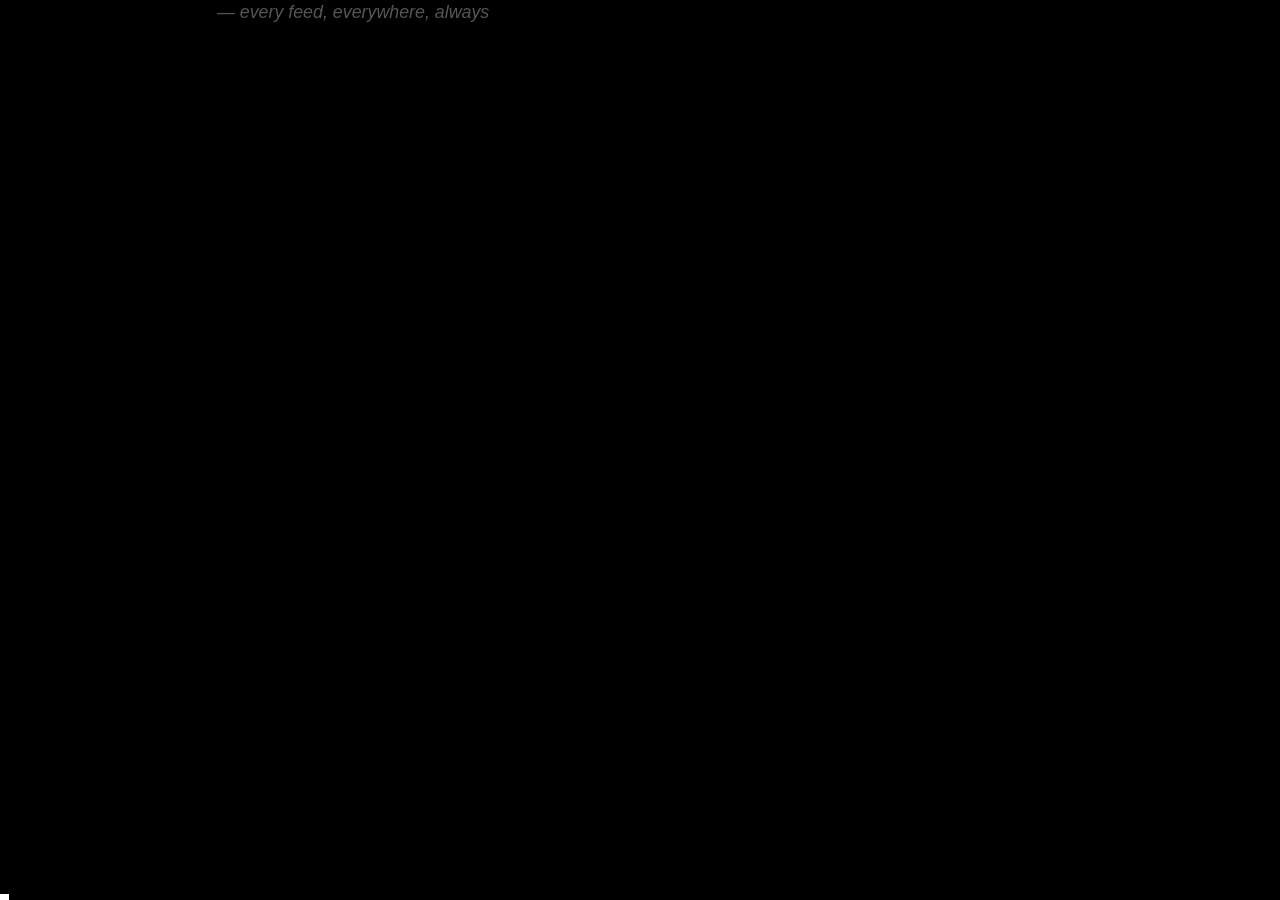
<file: lixenai-ad5-kinetic.html>
<!DOCTYPE html>
<html lang="en">
<head>
<meta charset="UTF-8">
<meta name="viewport" content="width=device-width, initial-scale=1.0">
<title>LixenAI — Ad 5: I Know What You're Thinking</title>
<style>
  *, *::before, *::after { box-sizing: border-box; margin: 0; padding: 0; }

  body {
    background: #000;
    width: 1080px;
    height: 1920px;
    overflow: hidden;
    font-family: 'Helvetica Neue', Helvetica, Arial, sans-serif;
    color: #fff;
  }

  /* 9:16 canvas — scale in browser for preview */
  .stage {
    position: relative;
    width: 1080px;
    height: 1920px;
    background: #000;
    display: flex;
    align-items: center;
    justify-content: center;
  }

  /* ── SCENE WRAPPER ── */
  .scene {
    position: absolute;
    inset: 0;
    display: flex;
    flex-direction: column;
    align-items: center;
    justify-content: center;
    padding: 80px 80px;
    opacity: 0;
    transition: opacity 0.25s ease;
    text-align: center;
  }
  .scene.active { opacity: 1; }

  /* ── TYPOGRAPHY ── */
  .eyebrow {
    font-size: 32px;
    font-weight: 500;
    letter-spacing: 0.18em;
    text-transform: uppercase;
    color: #888;
    margin-bottom: 28px;
  }

  .headline {
    font-size: 96px;
    font-weight: 800;
    line-height: 1.05;
    letter-spacing: -0.02em;
  }

  .headline.quotes {
    font-size: 80px;
    color: #ccc;
    font-style: italic;
    font-weight: 400;
  }

  .subline {
    font-size: 52px;
    font-weight: 400;
    line-height: 1.3;
    color: #ccc;
    margin-top: 24px;
  }

  /* ── SCENE 1: "Another AI opportunity." ── */
  #s1 { background: #000; }
  #s1 .badge {
    display: inline-block;
    border: 3px solid #555;
    color: #999;
    font-size: 28px;
    letter-spacing: 0.2em;
    text-transform: uppercase;
    padding: 12px 32px;
    margin-bottom: 40px;
  }
  #s1 .headline { font-size: 88px; font-weight: 800; color: #fff; }
  #s1 .subtext { color: #555; font-size: 38px; margin-top: 20px; font-style: italic; }

  /* ── SCENE 2: "I know. Just give me 25 seconds." ── */
  #s2 { background: #000; }
  #s2 .main {
    font-size: 72px;
    font-weight: 700;
    line-height: 1.15;
  }
  #s2 .accent {
    color: #fff;
    font-size: 108px;
    font-weight: 900;
    display: block;
    margin-top: 12px;
  }

  /* ── SCENE 3: Strikethrough hype claims ── */
  #s3 { background: #0a0a0a; flex-direction: column; gap: 36px; }
  .hype-item {
    font-size: 70px;
    font-weight: 700;
    color: #fff;
    position: relative;
    opacity: 0;
    transform: translateY(20px);
    transition: opacity 0.3s ease, transform 0.3s ease;
  }
  .hype-item.show { opacity: 1; transform: translateY(0); }
  .hype-item .strike {
    position: absolute;
    left: -8px;
    right: -8px;
    top: 50%;
    height: 6px;
    background: #e53e3e;
    transform: scaleX(0);
    transform-origin: left;
    transition: transform 0.4s ease 0.2s;
  }
  .hype-item.crossed .strike { transform: scaleX(1); }
  .hype-item.crossed span { color: #444; }

  /* ── SCENE 4: "Here's what LixenAI actually says:" ── */
  #s4 { background: #000; }
  #s4 .pivot {
    font-size: 44px;
    font-weight: 400;
    color: #888;
    letter-spacing: 0.04em;
    margin-bottom: 28px;
  }
  #s4 .brand {
    font-size: 100px;
    font-weight: 900;
    color: #fff;
    letter-spacing: -0.02em;
  }
  #s4 .suffix {
    font-size: 52px;
    font-weight: 400;
    color: #888;
    margin-top: 16px;
  }

  /* ── SCENE 5: What the program actually is ── */
  #s5 { background: #0a0a0a; flex-direction: column; gap: 0; justify-content: center; }
  .truth-item {
    font-size: 68px;
    font-weight: 700;
    color: #fff;
    padding: 22px 0;
    border-bottom: 2px solid #222;
    width: 100%;
    text-align: left;
    opacity: 0;
    transform: translateX(-30px);
    transition: opacity 0.35s ease, transform 0.35s ease;
    display: flex;
    align-items: center;
    gap: 24px;
  }
  .truth-item:first-child { border-top: 2px solid #222; }
  .truth-item .check {
    width: 44px;
    height: 44px;
    border-radius: 50%;
    background: #fff;
    color: #000;
    font-size: 26px;
    display: flex;
    align-items: center;
    justify-content: center;
    flex-shrink: 0;
    opacity: 0;
    transition: opacity 0.3s ease 0.3s;
  }
  .truth-item.show { opacity: 1; transform: translateX(0); }
  .truth-item.show .check { opacity: 1; }

  /* ── SCENE 6: "Real offer. Real market. Real work." ── */
  #s6 { background: #fff; }
  #s6 .headline { color: #000; font-size: 102px; font-weight: 900; line-height: 1.0; }
  #s6 .dot { color: #e53e3e; }

  /* ── SCENE 7: CTA ── */
  #s7 { background: #000; }
  #s7 .logo {
    font-size: 36px;
    font-weight: 700;
    letter-spacing: 0.25em;
    text-transform: uppercase;
    color: #888;
    margin-bottom: 60px;
  }
  #s7 .cta-main {
    font-size: 80px;
    font-weight: 900;
    line-height: 1.1;
    text-transform: uppercase;
    letter-spacing: -0.01em;
  }
  #s7 .cta-sub {
    font-size: 38px;
    color: #888;
    margin-top: 32px;
    font-weight: 400;
    line-height: 1.5;
  }
  #s7 .cta-url {
    margin-top: 56px;
    font-size: 42px;
    font-weight: 600;
    color: #fff;
    border: 3px solid #fff;
    padding: 24px 60px;
    letter-spacing: 0.05em;
  }
  #s7 .disclaimer {
    position: absolute;
    bottom: 60px;
    left: 80px;
    right: 80px;
    font-size: 22px;
    color: #444;
    line-height: 1.6;
    text-align: center;
  }

  /* ── PROGRESS BAR ── */
  .progress {
    position: fixed;
    bottom: 0;
    left: 0;
    height: 6px;
    background: #fff;
    width: 0%;
    transition: width linear;
    z-index: 100;
  }

  /* ── PREVIEW SCALE ── */
  @media (max-width: 1100px) {
    body {
      width: 100vw;
      height: 100vh;
      overflow: hidden;
    }
    .stage {
      transform-origin: top left;
      transform: scale(var(--scale, 0.5));
    }
  }
</style>
</head>
<body>

<div class="stage" id="stage">

  <!-- SCENE 1: 0s–2.5s — Hook -->
  <div class="scene" id="s1">
    <div class="badge">Attention</div>
    <div class="headline">"Another AI<br>opportunity."</div>
    <div class="subtext">— every feed, everywhere, always</div>
  </div>

  <!-- SCENE 2: 2.5s–6s — Disarm -->
  <div class="scene" id="s2">
    <div class="main" style="color:#888;">I know.</div>
    <span class="accent">Just give me<br>25 seconds.</span>
  </div>

  <!-- SCENE 3: 6s–12s — Hype deconstruction -->
  <div class="scene" id="s3">
    <div class="hype-item" id="h1">
      <span>Passive income</span>
      <div class="strike"></div>
    </div>
    <div class="hype-item" id="h2">
      <span>Unlimited upside</span>
      <div class="strike"></div>
    </div>
    <div class="hype-item" id="h3">
      <span>No effort required</span>
      <div class="strike"></div>
    </div>
  </div>

  <!-- SCENE 4: 12s–16.5s — Pivot -->
  <div class="scene" id="s4">
    <div class="pivot">Here's what</div>
    <div class="brand">LixenAI</div>
    <div class="suffix">actually says:</div>
  </div>

  <!-- SCENE 5: 16.5s–23s — Truth list -->
  <div class="scene" id="s5">
    <div class="truth-item" id="t1">
      <div class="check">✓</div>
      Learn the system.
    </div>
    <div class="truth-item" id="t2">
      <div class="check">✓</div>
      Practice the pitch.
    </div>
    <div class="truth-item" id="t3">
      <div class="check">✓</div>
      Prospect consistently.
    </div>
    <div class="truth-item" id="t4">
      <div class="check">✓</div>
      Close the deal.
    </div>
  </div>

  <!-- SCENE 6: 23s–27.5s — Reframe -->
  <div class="scene" id="s6">
    <div class="headline">
      Real offer<span class="dot">.</span><br>
      Real market<span class="dot">.</span><br>
      Real work<span class="dot">.</span>
    </div>
  </div>

  <!-- SCENE 7: 27.5s–32s — CTA -->
  <div class="scene" id="s7">
    <div class="logo">LixenAI</div>
    <div class="cta-main">Watch the<br>free overview<br>and apply.</div>
    <div class="cta-sub">Sales Partners Program</div>
    <div class="cta-url">lixenai.com/partners</div>
    <div class="disclaimer">
      No income guarantees. Success requires learning the system,<br>
      practicing the pitch, and consistent prospecting.
    </div>
  </div>

</div>

<div class="progress" id="progress"></div>

<script>
  const TOTAL_DURATION = 32000; // ms

  // Scene schedule: [id, startMs, endMs, onEnter?, onExit?]
  const schedule = [
    { id: 's1', start: 0,     end: 2500  },
    { id: 's2', start: 2500,  end: 6000  },
    { id: 's3', start: 6000,  end: 12000, onEnter: enterS3 },
    { id: 's4', start: 12000, end: 16500 },
    { id: 's5', start: 16500, end: 23000, onEnter: enterS5 },
    { id: 's6', start: 23000, end: 27500 },
    { id: 's7', start: 27500, end: 32000 },
  ];

  let startTime = null;
  let activeScene = null;
  let animFrame = null;

  function enterS3() {
    const items = [
      { el: document.getElementById('h1'), showAt: 0,    crossAt: 700  },
      { el: document.getElementById('h2'), showAt: 1300, crossAt: 2000 },
      { el: document.getElementById('h3'), showAt: 2600, crossAt: 3300 },
    ];
    items.forEach(({ el, showAt, crossAt }) => {
      setTimeout(() => el.classList.add('show'), showAt);
      setTimeout(() => el.classList.add('crossed'), crossAt);
    });
  }

  function enterS5() {
    const items = [
      { id: 't1', delay: 0    },
      { id: 't2', delay: 800  },
      { id: 't3', delay: 1600 },
      { id: 't4', delay: 2400 },
    ];
    items.forEach(({ id, delay }) => {
      setTimeout(() => document.getElementById(id).classList.add('show'), delay);
    });
  }

  function tick(ts) {
    if (!startTime) startTime = ts;
    const elapsed = ts - startTime;

    // Progress bar
    const pct = Math.min((elapsed / TOTAL_DURATION) * 100, 100);
    document.getElementById('progress').style.width = pct + '%';

    // Scene management
    for (const scene of schedule) {
      const el = document.getElementById(scene.id);
      const inRange = elapsed >= scene.start && elapsed < scene.end;

      if (inRange && activeScene !== scene.id) {
        if (activeScene) {
          document.getElementById(activeScene).classList.remove('active');
        }
        el.classList.add('active');
        activeScene = scene.id;
        if (scene.onEnter) scene.onEnter();
      }
    }

    if (elapsed < TOTAL_DURATION) {
      animFrame = requestAnimationFrame(tick);
    } else {
      // Hold on CTA
      document.getElementById('s7').classList.add('active');
      document.getElementById('progress').style.width = '100%';
    }
  }

  // Start on click/tap or auto-start after 1s
  function start() {
    if (animFrame) return;
    startTime = null;
    activeScene = null;
    // Reset dynamic states
    ['h1','h2','h3'].forEach(id => {
      const el = document.getElementById(id);
      el.classList.remove('show','crossed');
    });
    ['t1','t2','t3','t4'].forEach(id => {
      document.getElementById(id).classList.remove('show');
    });
    schedule.forEach(s => document.getElementById(s.id).classList.remove('active'));
    document.getElementById('progress').style.width = '0%';

    animFrame = requestAnimationFrame(tick);
  }

  // Auto-start
  window.addEventListener('load', () => setTimeout(start, 800));

  // Replay on click
  document.getElementById('stage').addEventListener('click', () => {
    if (animFrame) cancelAnimationFrame(animFrame);
    animFrame = null;
    start();
  });

  // Scale for preview in smaller windows
  function scaleStage() {
    const vw = window.innerWidth;
    const vh = window.innerHeight;
    const scaleW = vw / 1080;
    const scaleH = vh / 1920;
    const scale = Math.min(scaleW, scaleH);
    document.documentElement.style.setProperty('--scale', scale);
    document.querySelector('.stage').style.transform = `scale(${scale})`;
    document.querySelector('.stage').style.transformOrigin = 'top left';
    document.body.style.width = '100vw';
    document.body.style.height = '100vh';
    document.body.style.display = 'flex';
    document.body.style.alignItems = 'center';
    document.body.style.justifyContent = 'center';
  }
  window.addEventListener('resize', scaleStage);
  scaleStage();
</script>
</body>
</html>
</file>
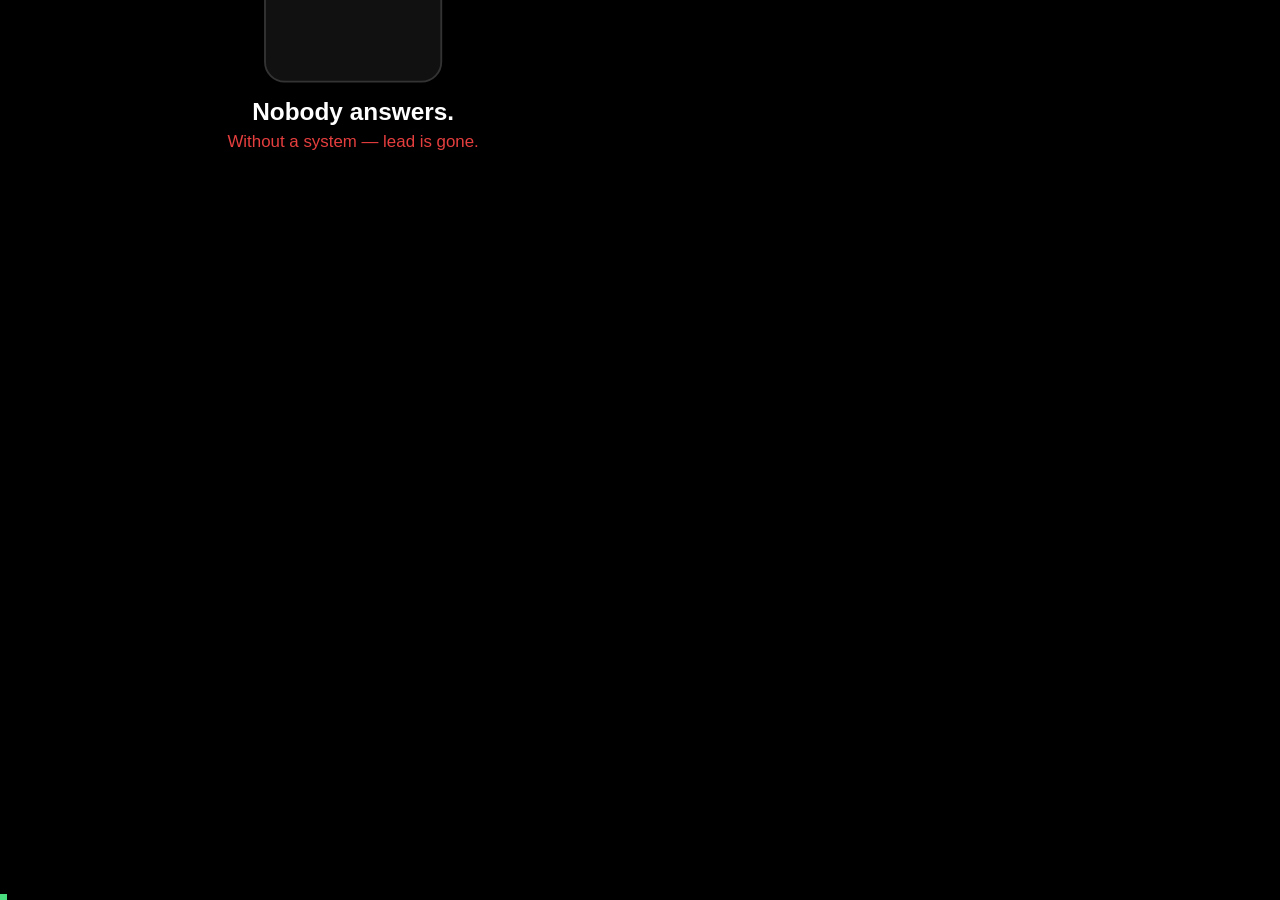
<file: lixenai-ad6-kinetic.html>
<!DOCTYPE html>
<html lang="en">
<head>
<meta charset="UTF-8">
<title>LixenAI — Ad 6: Missed Call to Booked Appointment</title>
<style>
  *, *::before, *::after { box-sizing: border-box; margin: 0; padding: 0; }
  body { background: #000; width: 1080px; height: 1920px; overflow: hidden;
    font-family: 'Helvetica Neue', Helvetica, Arial, sans-serif; color: #fff; }
  .stage { position: relative; width: 1080px; height: 1920px;
    display: flex; align-items: center; justify-content: center; }
  .scene { position: absolute; inset: 0; display: flex; flex-direction: column;
    align-items: center; justify-content: center; padding: 80px;
    opacity: 0; transition: opacity 0.3s ease; text-align: center; }
  .scene.active { opacity: 1; }

  /* ── PHONE COMPONENT ── */
  .phone { width: 380px; height: 680px; border: 4px solid #333;
    border-radius: 44px; background: #111; position: relative;
    flex-shrink: 0; overflow: hidden; }
  .phone .status-bar { height: 40px; background: #111; display: flex;
    align-items: center; justify-content: space-between;
    padding: 0 24px; font-size: 18px; color: #888; }
  .phone .notch-center { position: absolute; top: 0; left: 50%;
    transform: translateX(-50%);
    width: 100px; height: 28px; background: #000; border-radius: 0 0 18px 18px; }
  .phone-body { padding: 8px 0; }

  /* Incoming call screen */
  .call-screen { padding: 40px 24px; display: flex; flex-direction: column;
    align-items: center; }
  .call-screen .call-type { font-size: 20px; color: #888; margin-bottom: 8px; }
  .call-screen .caller-name { font-size: 40px; font-weight: 700; color: #fff;
    margin-bottom: 24px; }
  .call-screen .ring-anim { width: 80px; height: 80px; border-radius: 50%;
    border: 3px solid #e53e3e; margin: 0 auto 16px;
    animation: ring 1s ease-in-out infinite; }
  @keyframes ring {
    0%,100% { transform: scale(1); opacity: 1; }
    50% { transform: scale(1.15); opacity: 0.7; }
  }
  .call-screen .missed-label { font-size: 22px; color: #e53e3e;
    font-weight: 600; letter-spacing: 0.05em; }

  /* SMS thread */
  .sms-header { background: #1a1a1a; padding: 16px 24px;
    display: flex; align-items: center; gap: 16px; }
  .sms-header .avatar { width: 44px; height: 44px; border-radius: 50%;
    background: #333; display: flex; align-items: center; justify-content: center;
    font-size: 18px; font-weight: 700; color: #fff; flex-shrink: 0; }
  .sms-header .contact { font-size: 22px; font-weight: 600; color: #fff; }
  .sms-header .online { font-size: 16px; color: #4ade80; }

  .sms-body { padding: 16px; display: flex; flex-direction: column; gap: 12px; }
  .bubble { max-width: 80%; padding: 14px 18px; border-radius: 18px;
    font-size: 20px; line-height: 1.4; }
  .bubble.them { background: #2a2a2a; color: #fff; align-self: flex-start;
    border-bottom-left-radius: 4px; }
  .bubble.us { background: #0a84ff; color: #fff; align-self: flex-end;
    border-bottom-right-radius: 4px; }
  .time-stamp { font-size: 16px; color: #666; text-align: center; }

  .bubble, .time-stamp { opacity: 0; transition: opacity 0.4s ease; }
  .bubble.visible, .time-stamp.visible { opacity: 1; }

  /* Calendar */
  .cal-header { background: #0a84ff; padding: 18px 24px;
    font-size: 22px; font-weight: 700; color: #fff; text-align: center; }
  .cal-body { padding: 16px; }
  .cal-slot { display: flex; align-items: center; gap: 14px;
    padding: 14px 16px; border-radius: 10px; margin-bottom: 8px; }
  .cal-slot.selected { background: #0a84ff; }
  .cal-slot.dim { opacity: 0.35; }
  .cal-slot .time-s { font-size: 20px; font-weight: 600; color: #fff; width: 80px; }
  .cal-slot .avail { font-size: 18px; color: #4ade80; }
  .cal-slot .booked-label { font-size: 18px; color: #fff; font-weight: 600; }
  .confirm-banner { margin: 12px 16px; padding: 14px; background: #0a2e0a;
    border: 2px solid #4ade80; border-radius: 10px; font-size: 20px;
    color: #4ade80; font-weight: 600; text-align: center;
    opacity: 0; transition: opacity 0.5s ease; }
  .confirm-banner.visible { opacity: 1; }

  /* ── SCENE STYLES ── */
  #s1 { background: #000; }
  #s1 .timestamp { font-size: 36px; color: #555; letter-spacing: 0.1em;
    margin-bottom: 32px; font-weight: 500; }
  #s1 .caption { font-size: 52px; font-weight: 700; color: #fff; margin-top: 32px; }
  #s1 .sub { font-size: 36px; color: #e53e3e; margin-top: 12px; }

  #s2 { background: #0a0a0a; }
  #s2 .scenario { display: flex; flex-direction: column; gap: 28px; width: 100%; }
  .scenario-row { display: flex; align-items: center; gap: 20px;
    padding: 20px; border-radius: 10px; }
  .scenario-row.bad { background: #1a0000; border: 2px solid #3a0000; }
  .scenario-row.good { background: #001a00; border: 2px solid #003a00; }
  .scenario-row .sr-label { font-size: 28px; font-weight: 700;
    flex-shrink: 0; width: 120px; }
  .scenario-row.bad .sr-label { color: #e53e3e; }
  .scenario-row.good .sr-label { color: #4ade80; }
  .scenario-row .sr-text { font-size: 36px; font-weight: 600; color: #fff; line-height: 1.3; }

  #s3 { background: #000; flex-direction: column; gap: 40px; }
  #s3 .label { font-size: 30px; color: #555; letter-spacing: 0.15em;
    text-transform: uppercase; }

  #s4 { background: #000; flex-direction: column; gap: 40px; }
  #s4 .label { font-size: 30px; color: #555; letter-spacing: 0.15em;
    text-transform: uppercase; }

  #s5 { background: #000; }
  #s5 .big-num { font-size: 160px; font-weight: 900; color: #fff;
    line-height: 1.0; letter-spacing: -0.04em; }
  #s5 .big-unit { font-size: 56px; color: #888; font-weight: 400; }
  #s5 .result { font-size: 64px; font-weight: 700; color: #4ade80; margin-top: 24px; }
  #s5 .sub { font-size: 36px; color: #555; margin-top: 16px; }

  #s6 { background: #0a0a0a; }
  #s6 .hed { font-size: 60px; font-weight: 700; line-height: 1.2; color: #fff;
    margin-bottom: 32px; }
  #s6 .pitch { font-size: 44px; color: #888; font-weight: 400; }

  #s7 { background: #000; }
  #s7 .logo { font-size: 34px; font-weight: 700; letter-spacing: 0.26em;
    text-transform: uppercase; color: #666; margin-bottom: 56px; }
  #s7 .cta { font-size: 84px; font-weight: 900; line-height: 1.05;
    text-transform: uppercase; }
  #s7 .url { margin-top: 60px; font-size: 40px; font-weight: 600;
    border: 3px solid #fff; padding: 22px 56px; }
  #s7 .disc { position: absolute; bottom: 56px; left: 80px; right: 80px;
    font-size: 22px; color: #444; text-align: center; line-height: 1.6; }

  .progress { position: fixed; bottom: 0; left: 0; height: 6px;
    background: #4ade80; width: 0%; transition: width linear; z-index: 100; }
</style>
</head>
<body>
<div class="stage" id="stage">

  <!-- S1: The missed call setup -->
  <div class="scene" id="s1">
    <div class="timestamp">8:14 PM</div>
    <div class="phone">
      <div class="notch-center"></div>
      <div class="status-bar"><span>9:41</span><span>●●●</span></div>
      <div class="phone-body">
        <div class="call-screen">
          <div class="call-type">Incoming Call</div>
          <div class="caller-name">Med Spa Client</div>
          <div class="ring-anim"></div>
          <div class="missed-label">Missed Call</div>
        </div>
      </div>
    </div>
    <div class="caption">Nobody answers.</div>
    <div class="sub">Without a system — lead is gone.</div>
  </div>

  <!-- S2: With vs without -->
  <div class="scene" id="s2">
    <div class="scenario">
      <div class="scenario-row bad">
        <div class="sr-label">Without</div>
        <div class="sr-text">Caller moves on.<br>Lead is cold by morning.</div>
      </div>
      <div class="scenario-row good">
        <div class="sr-label">With LixenAI</div>
        <div class="sr-text">Auto-text sent<br>in 30 seconds.</div>
      </div>
    </div>
  </div>

  <!-- S3: SMS demo -->
  <div class="scene" id="s3">
    <div class="label">8:14 PM — system fires</div>
    <div class="phone">
      <div class="notch-center"></div>
      <div class="status-bar"><span>8:14 PM</span><span>●●●</span></div>
      <div class="phone-body">
        <div class="sms-header">
          <div class="avatar">MS</div>
          <div><div class="contact">Med Spa</div><div class="online">● Automated</div></div>
        </div>
        <div class="sms-body">
          <div class="time-stamp" id="ts1">8:14 PM</div>
          <div class="bubble them" id="b1">Hey! We saw you called — sorry we missed you. Can we help you book an appointment?</div>
          <div class="bubble us" id="b2">Yes please! Tomorrow if possible</div>
          <div class="bubble them" id="b3">Great! Here's our booking link 👇<br><span style="color:#0a84ff;text-decoration:underline">medspa.com/book</span></div>
        </div>
      </div>
    </div>
  </div>

  <!-- S4: Calendar confirmation -->
  <div class="scene" id="s4">
    <div class="label">8:21 PM — appointment confirmed</div>
    <div class="phone">
      <div class="notch-center"></div>
      <div class="status-bar"><span>8:21 PM</span><span>●●●</span></div>
      <div class="phone-body">
        <div class="cal-header">Select a Time</div>
        <div class="cal-body">
          <div class="cal-slot dim"><span class="time-s">9:00 AM</span><span style="color:#555">—</span></div>
          <div class="cal-slot selected" id="cs"><span class="time-s">10:00 AM</span><span class="booked-label">✓ Selected</span></div>
          <div class="cal-slot dim"><span class="time-s">11:00 AM</span><span class="avail">Available</span></div>
          <div class="confirm-banner" id="conf">✓ Appointment Confirmed<br><span style="font-size:16px;font-weight:400;">Tuesday · 10:00 AM</span></div>
        </div>
      </div>
    </div>
  </div>

  <!-- S5: The number -->
  <div class="scene" id="s5">
    <div class="big-num">7</div>
    <div class="big-unit">minutes.</div>
    <div class="result">Missed call → booked appointment.</div>
    <div class="sub">Zero manual effort from the business.</div>
  </div>

  <!-- S6: What you bring -->
  <div class="scene" id="s6">
    <div class="hed">This is what LixenAI Sales Partners bring to local businesses.</div>
    <div class="pitch">A working system.<br>A real result.<br>You bring the sale.</div>
  </div>

  <!-- S7: CTA -->
  <div class="scene" id="s7">
    <div class="logo">LixenAI</div>
    <div class="cta">Watch the<br>free overview<br>and apply.</div>
    <div class="url">lixenai.com/partners</div>
    <div class="disc">Sales Partners Program · Automation outcomes vary by business context and usage.</div>
  </div>

</div>
<div class="progress" id="progress"></div>
<script>
  const TOTAL = 40000;
  const schedule = [
    { id:'s1', start:0,     end:5500 },
    { id:'s2', start:5500,  end:9500 },
    { id:'s3', start:9500,  end:18000, onEnter: enterS3 },
    { id:'s4', start:18000, end:25000, onEnter: enterS4 },
    { id:'s5', start:25000, end:30000 },
    { id:'s6', start:30000, end:34500 },
    { id:'s7', start:34500, end:40000 },
  ];
  function enterS3() {
    [['ts1',200],['b1',600],['b2',2800],['b3',4500]].forEach(([id,d]) =>
      setTimeout(() => document.getElementById(id).classList.add('visible'), d));
  }
  function enterS4() {
    setTimeout(() => document.getElementById('conf').classList.add('visible'), 2000);
  }
  let startTime=null, active=null, raf=null;
  function tick(ts) {
    if (!startTime) startTime=ts;
    const t = ts-startTime;
    document.getElementById('progress').style.width = Math.min(t/TOTAL*100,100)+'%';
    for (const s of schedule) {
      const el = document.getElementById(s.id);
      if (t >= s.start && t < s.end && active !== s.id) {
        if (active) document.getElementById(active).classList.remove('active');
        el.classList.add('active'); active=s.id;
        if (s.onEnter) s.onEnter();
      }
    }
    if (t < TOTAL) raf=requestAnimationFrame(tick);
  }
  function start() {
    if(raf) cancelAnimationFrame(raf); raf=null; startTime=null; active=null;
    ['ts1','b1','b2','b3'].forEach(id => document.getElementById(id).classList.remove('visible'));
    document.getElementById('conf').classList.remove('visible');
    schedule.forEach(s => document.getElementById(s.id).classList.remove('active'));
    document.getElementById('progress').style.width='0%';
    raf=requestAnimationFrame(tick);
  }
  window.addEventListener('load', () => setTimeout(start, 800));
  document.getElementById('stage').addEventListener('click', start);
  function scaleStage() {
    const s = Math.min(window.innerWidth/1080, window.innerHeight/1920);
    const st = document.querySelector('.stage');
    st.style.transform=`scale(${s})`; st.style.transformOrigin='top left';
    document.body.style.cssText='width:100vw;height:100vh;display:flex;align-items:center;justify-content:center;';
  }
  window.addEventListener('resize', scaleStage); scaleStage();
</script>
</body>
</html>
</file>
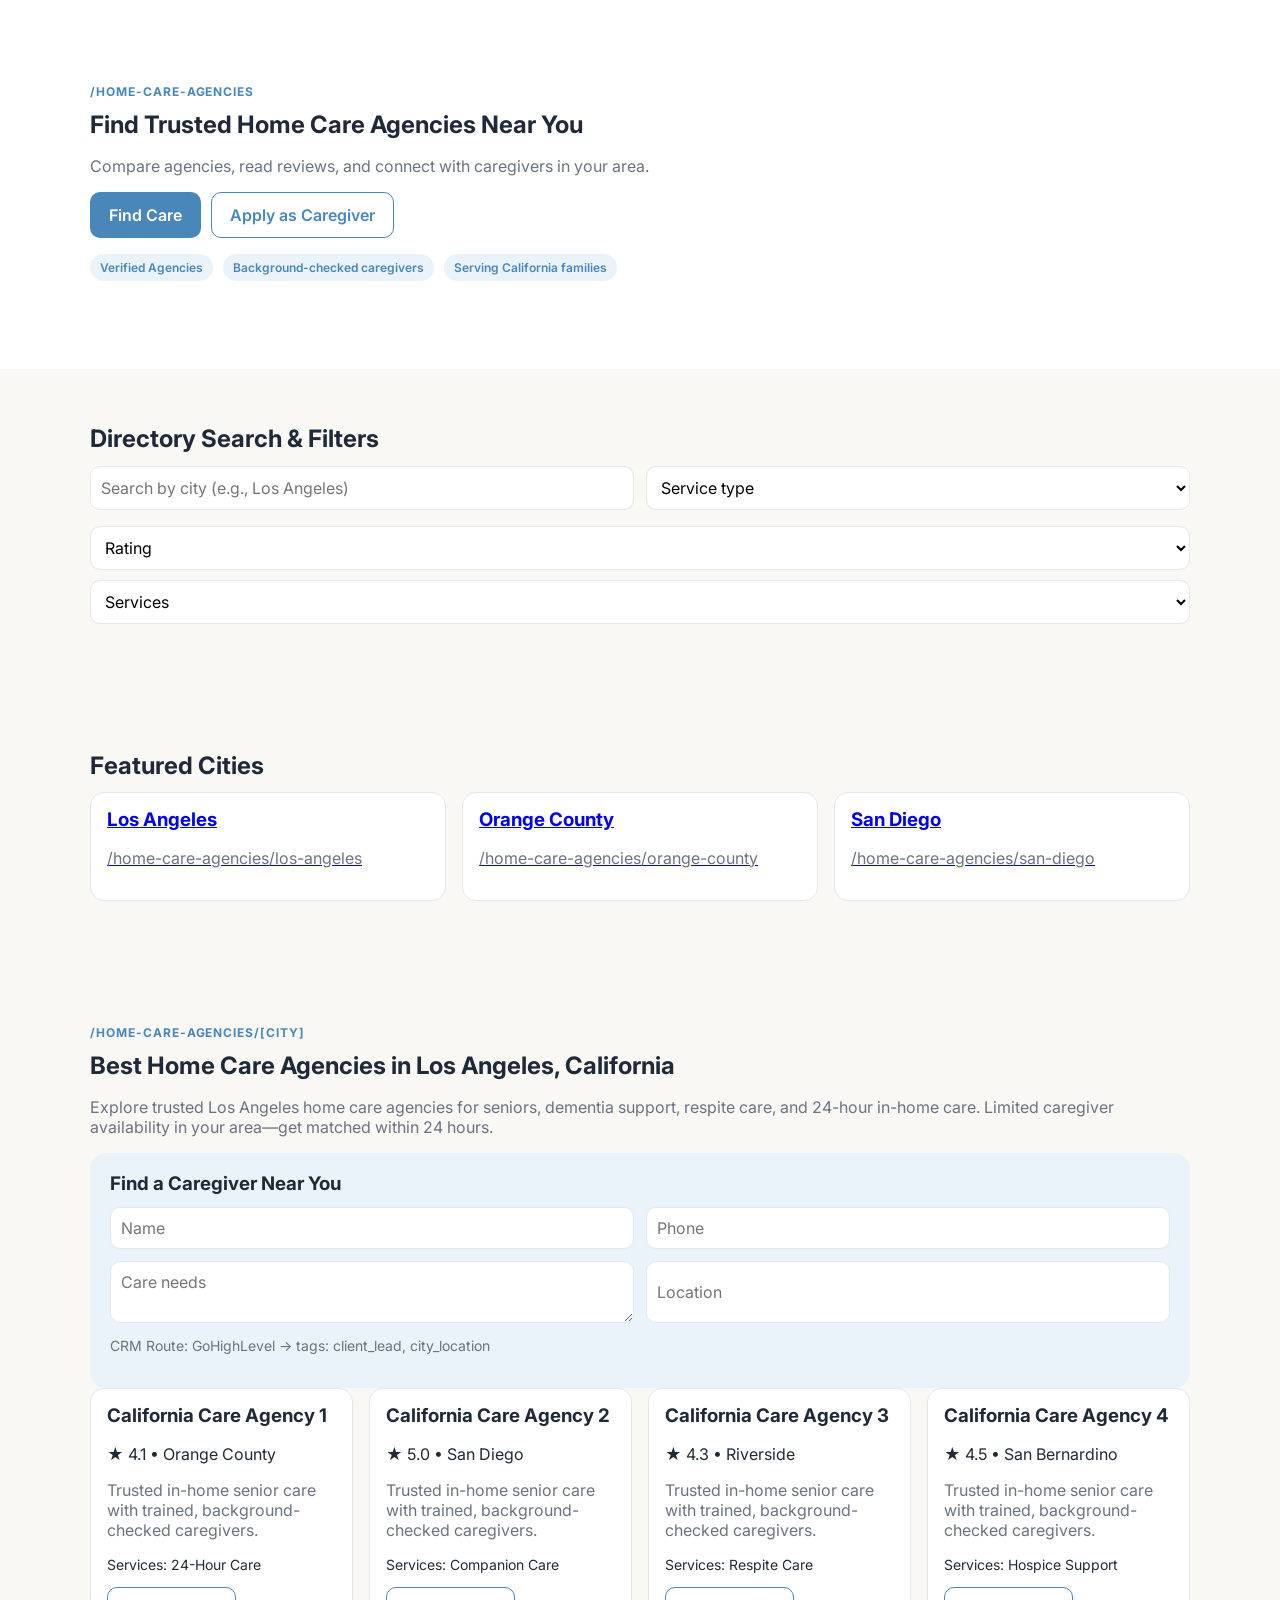
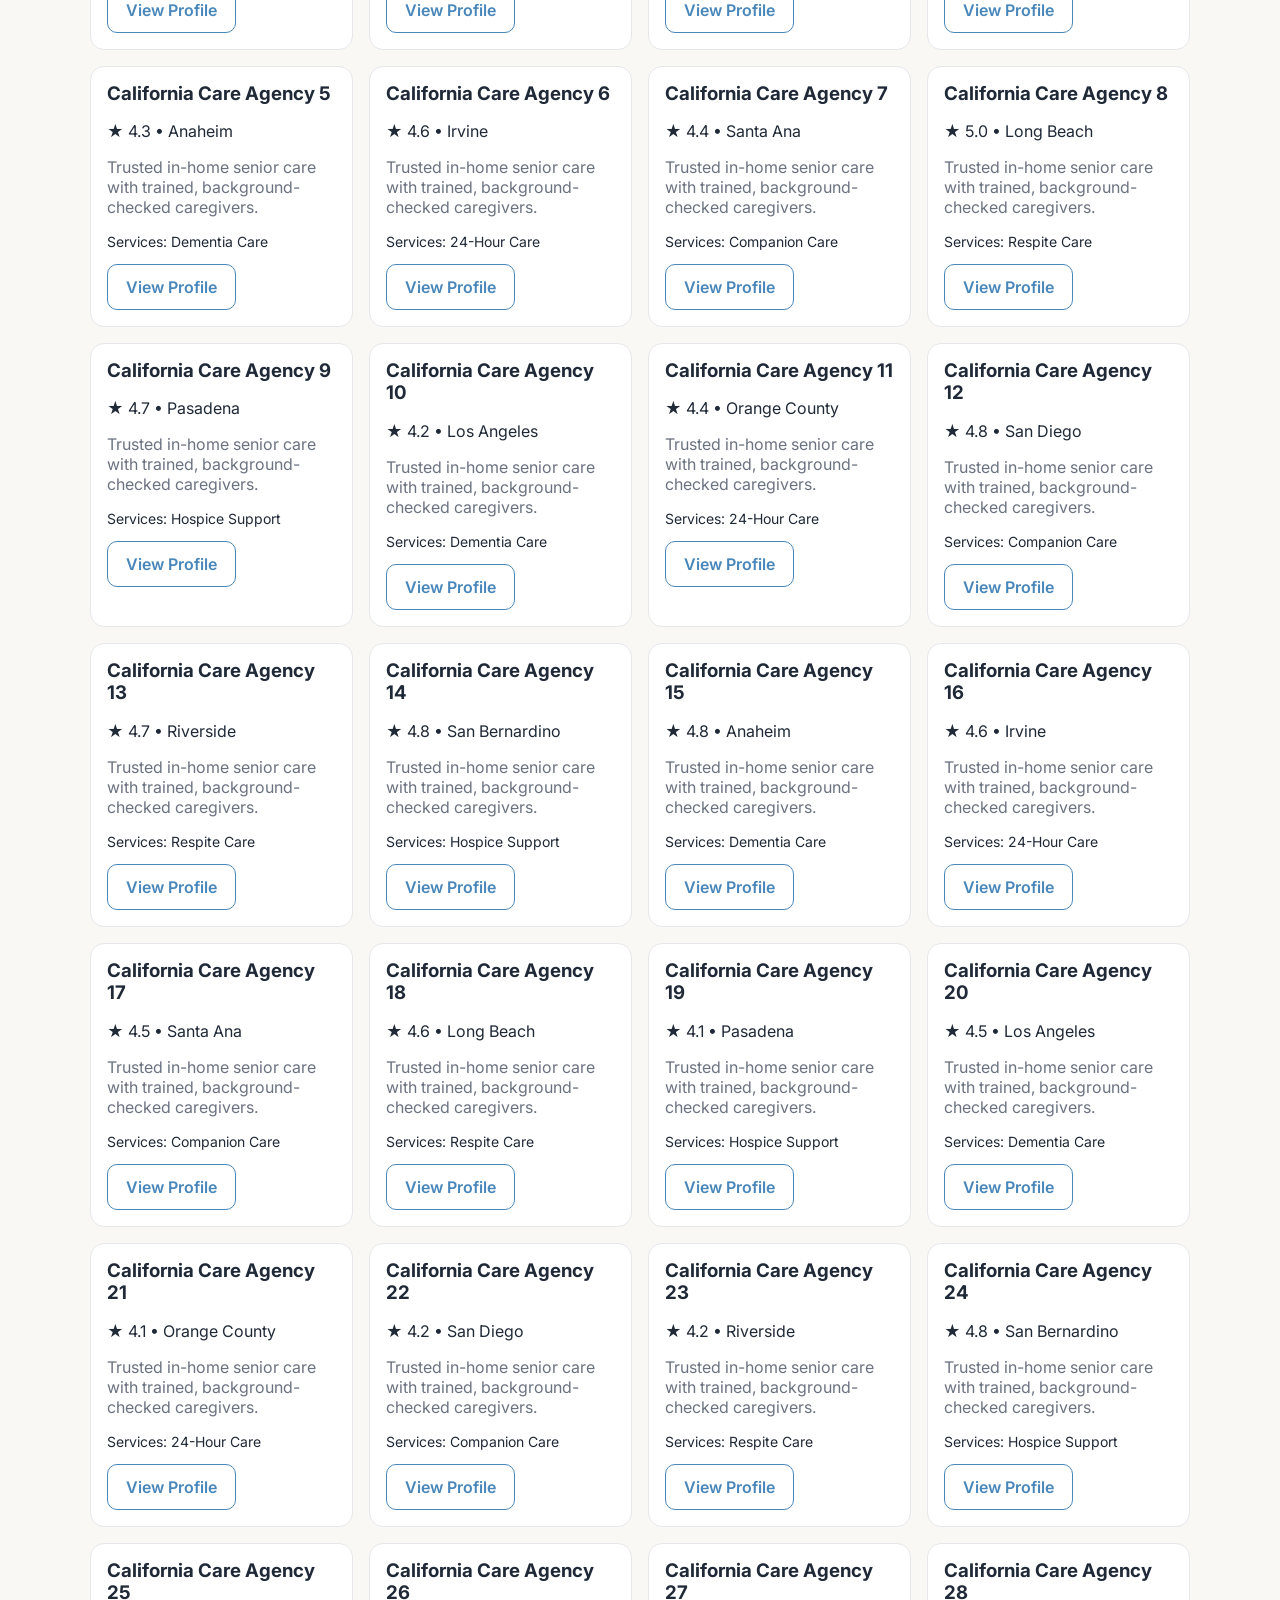
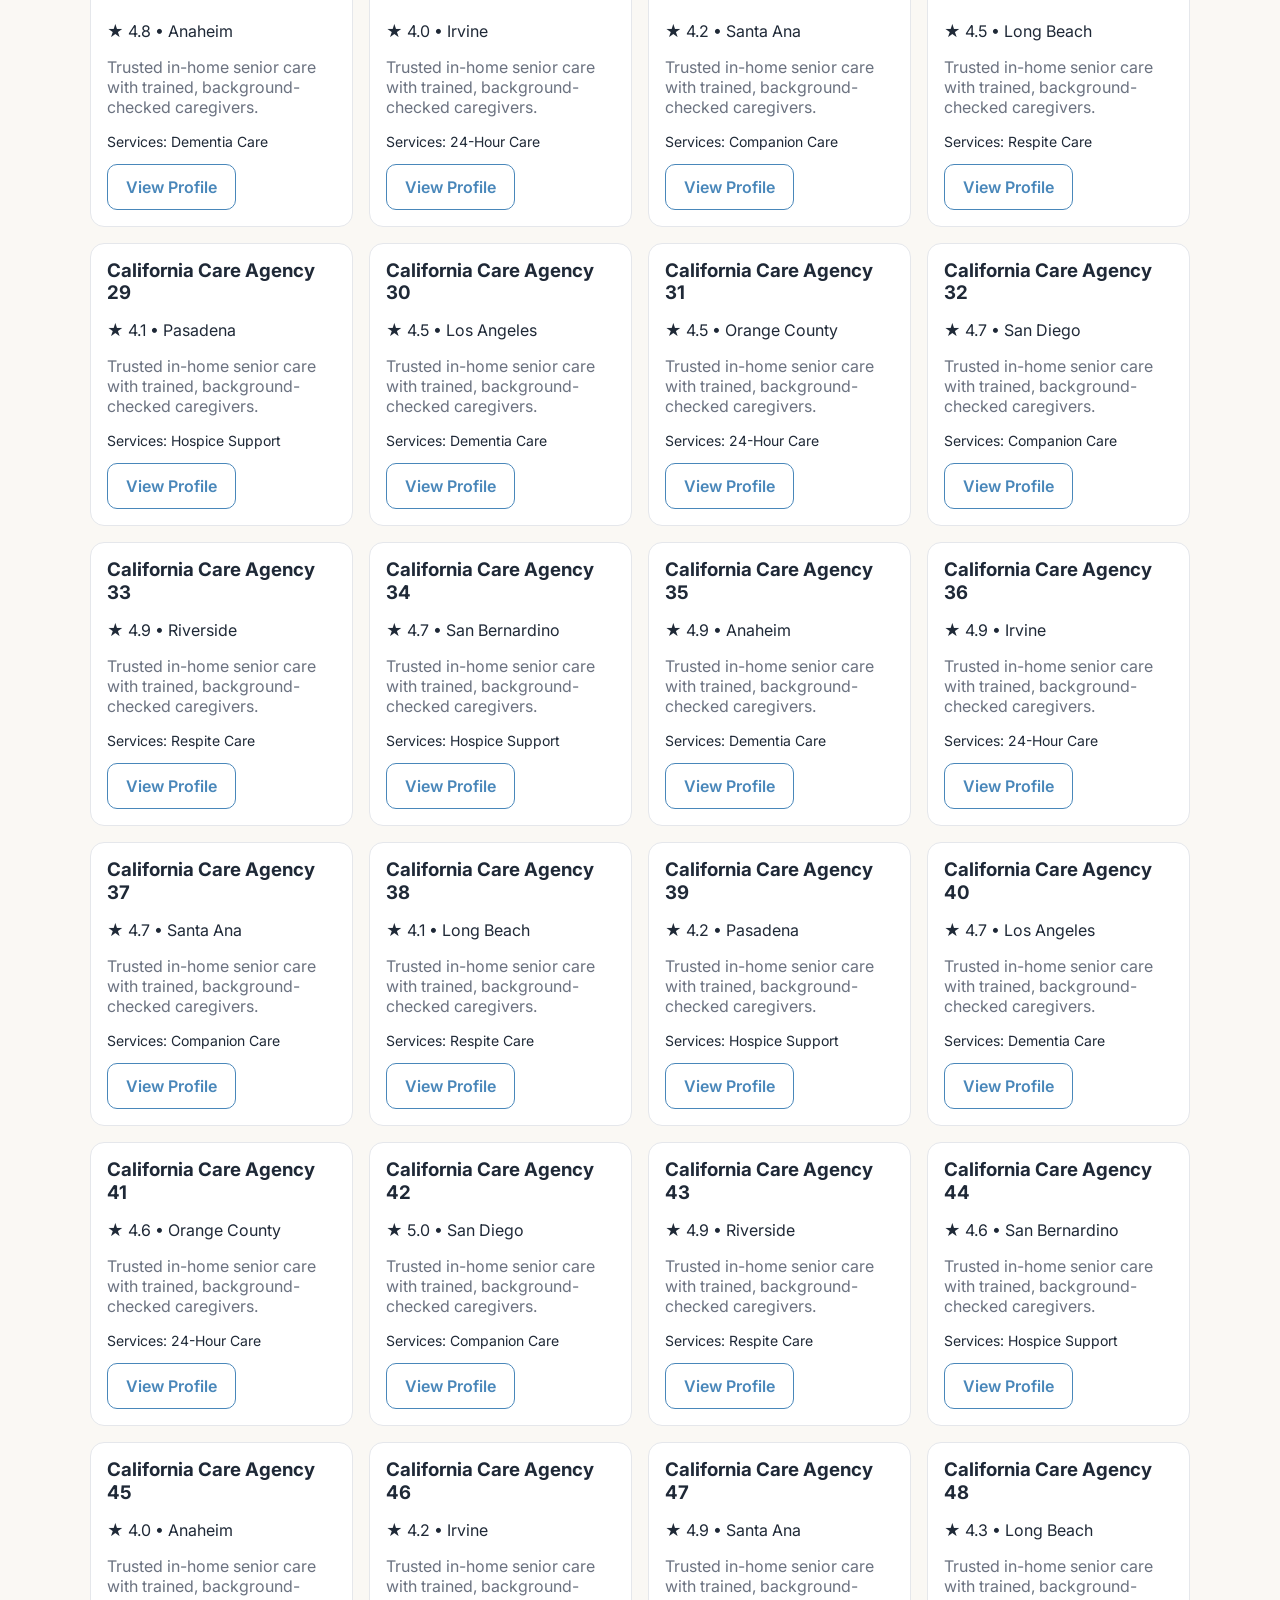
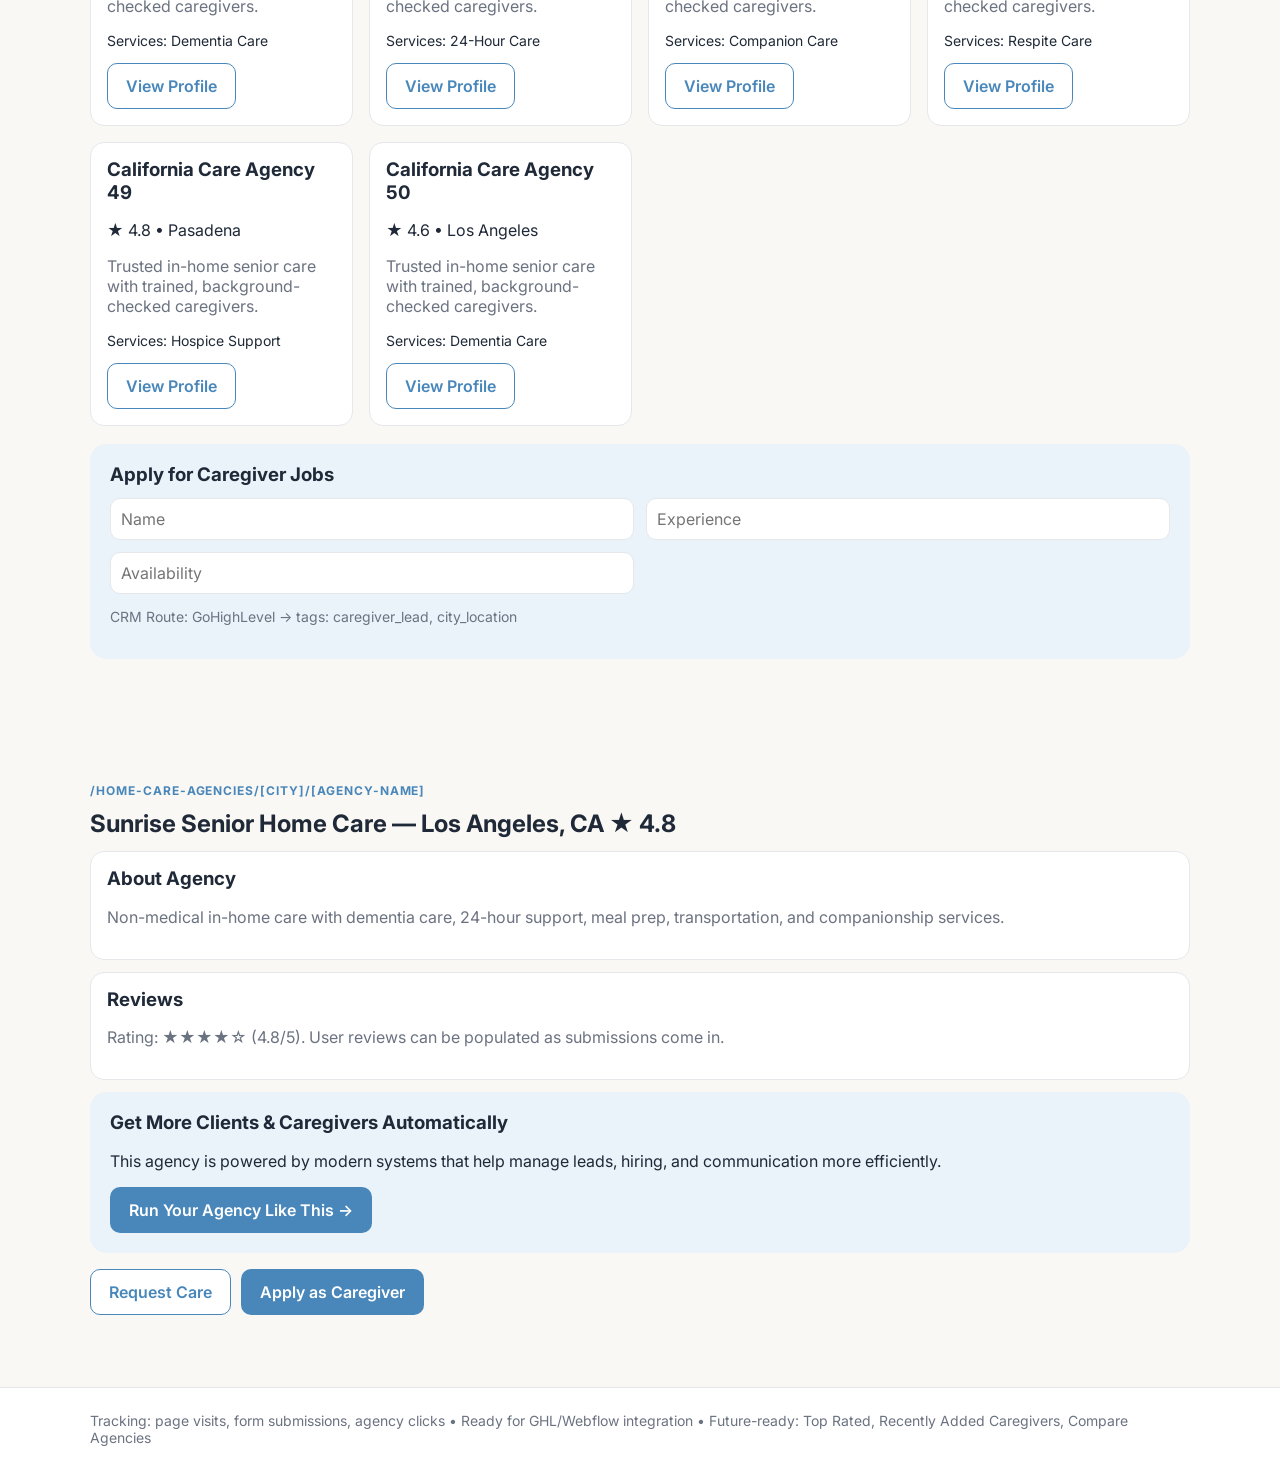
<file: rennxcare-home-care-directory.html>
<!DOCTYPE html>
<html lang="en">
<head>
  <meta charset="UTF-8" />
  <meta name="viewport" content="width=device-width, initial-scale=1.0" />
  <title>RennXCare Home Care Directory | Find Care & Caregiver Jobs in California</title>
  <meta name="description" content="Find trusted home care agencies in California cities, compare services and ratings, request care, and apply for caregiver jobs. Powered by RennXCare RX-Care engine." />
  <link rel="preconnect" href="https://fonts.googleapis.com">
  <link rel="preconnect" href="https://fonts.gstatic.com" crossorigin>
  <link href="https://fonts.googleapis.com/css2?family=Inter:wght@400;500;600;700;800&display=swap" rel="stylesheet">
  <script type="application/ld+json">
  {
    "@context": "https://schema.org",
    "@type": "ItemList",
    "name": "RennXCare Home Care Agencies Directory",
    "url": "https://rennxcare.com/home-care-agencies",
    "itemListElement": []
  }
  </script>
  <style>
    :root{--primary:#4987BA;--light:#90BEE0;--bg:#FAF8F4;--white:#fff;--text:#1F2937;--muted:#6B7280;--line:#E5E7EB}
    *{box-sizing:border-box} body{margin:0;font-family:Inter,sans-serif;background:var(--bg);color:var(--text)}
    .wrap{max-width:1140px;margin:auto;padding:0 20px}.section{padding:56px 0}
    h1,h2,h3{line-height:1.2;margin:0 0 12px}.hero{background:#fff;padding:72px 0}
    .btn{display:inline-block;padding:12px 18px;border-radius:10px;text-decoration:none;font-weight:600;border:1px solid transparent}
    .btn.primary{background:var(--primary);color:#fff}.btn.alt{background:#fff;color:var(--primary);border-color:var(--primary)}
    .grid{display:grid;gap:16px}.g3{grid-template-columns:repeat(auto-fit,minmax(220px,1fr))}
    .card{background:#fff;border:1px solid var(--line);border-radius:14px;padding:16px}
    .pill{display:inline-block;padding:6px 10px;border-radius:999px;background:#EAF3FA;color:var(--primary);font-size:12px;font-weight:600}
    .muted{color:var(--muted)} .bar{display:flex;gap:10px;flex-wrap:wrap;margin:16px 0}
    input,select,textarea{width:100%;padding:10px;border:1px solid var(--line);border-radius:10px;font:inherit;background:#fff}
    .two{display:grid;grid-template-columns:1fr 1fr;gap:12px} .cta{background:#EAF3FA;border-radius:16px;padding:20px}
    .small{font-size:14px} .kicker{font-size:12px;font-weight:700;letter-spacing:.08em;text-transform:uppercase;color:var(--primary)}
    footer{background:#fff;border-top:1px solid var(--line);padding:24px 0}
    @media (max-width:760px){.two{grid-template-columns:1fr}.hero{padding:48px 0}}
  </style>
</head>
<body>
  <main>
    <section class="hero">
      <div class="wrap">
        <p class="kicker">/home-care-agencies</p>
        <h1>Find Trusted Home Care Agencies Near You</h1>
        <p class="muted">Compare agencies, read reviews, and connect with caregivers in your area.</p>
        <div class="bar">
          <a class="btn primary" href="#client-form">Find Care</a>
          <a class="btn alt" href="#caregiver-form">Apply as Caregiver</a>
        </div>
        <div class="bar small"><span class="pill">Verified Agencies</span><span class="pill">Background-checked caregivers</span><span class="pill">Serving California families</span></div>
      </div>
    </section>

    <section class="section">
      <div class="wrap">
        <h2>Directory Search & Filters</h2>
        <div class="two">
          <input placeholder="Search by city (e.g., Los Angeles)">
          <select><option>Service type</option><option>Dementia care</option><option>24-hour care</option><option>Companion care</option></select>
        </div>
        <div class="bar">
          <select><option>Rating</option><option>4.5+ Stars</option><option>4.0+ Stars</option></select>
          <select><option>Services</option><option>Dementia</option><option>24-Hour</option><option>Hospice Support</option></select>
        </div>
      </div>
    </section>

    <section class="section">
      <div class="wrap">
        <h2>Featured Cities</h2>
        <div class="grid g3">
          <a class="card" href="#city-los-angeles"><h3>Los Angeles</h3><p class="muted">/home-care-agencies/los-angeles</p></a>
          <a class="card" href="#city-orange-county"><h3>Orange County</h3><p class="muted">/home-care-agencies/orange-county</p></a>
          <a class="card" href="#city-san-diego"><h3>San Diego</h3><p class="muted">/home-care-agencies/san-diego</p></a>
        </div>
      </div>
    </section>

    <section class="section" id="city-los-angeles">
      <div class="wrap">
        <p class="kicker">/home-care-agencies/[city]</p>
        <h2>Best Home Care Agencies in Los Angeles, California</h2>
        <p class="muted">Explore trusted Los Angeles home care agencies for seniors, dementia support, respite care, and 24-hour in-home care. Limited caregiver availability in your area—get matched within 24 hours.</p>
        <div class="cta" id="client-form"><h3>Find a Caregiver Near You</h3><form class="two"><input placeholder="Name"><input placeholder="Phone"><textarea placeholder="Care needs"></textarea><input placeholder="Location"></form><p class="small muted">CRM Route: GoHighLevel → tags: client_lead, city_location</p></div>
        <div class="grid g3" id="agency-cards"></div>
        <div class="cta" id="caregiver-form" style="margin-top:18px"><h3>Apply for Caregiver Jobs</h3><form class="two"><input placeholder="Name"><input placeholder="Experience"><input placeholder="Availability"></form><p class="small muted">CRM Route: GoHighLevel → tags: caregiver_lead, city_location</p></div>
      </div>
    </section>

    <section class="section" id="agency-profile">
      <div class="wrap">
        <p class="kicker">/home-care-agencies/[city]/[agency-name]</p>
        <h2>Sunrise Senior Home Care — Los Angeles, CA ★ 4.8</h2>
        <div class="card"><h3>About Agency</h3><p class="muted">Non-medical in-home care with dementia care, 24-hour support, meal prep, transportation, and companionship services.</p></div>
        <div class="card" style="margin-top:12px"><h3>Reviews</h3><p class="muted">Rating: ★★★★☆ (4.8/5). User reviews can be populated as submissions come in.</p></div>
        <div class="cta" style="margin-top:12px"><h3>Get More Clients & Caregivers Automatically</h3><p>This agency is powered by modern systems that help manage leads, hiring, and communication more efficiently.</p><a href="https://rennxcare.com/rx-care" class="btn primary">Run Your Agency Like This →</a></div>
        <div class="bar"><a class="btn alt" href="#client-form">Request Care</a><a class="btn primary" href="#caregiver-form">Apply as Caregiver</a></div>
      </div>
    </section>
  </main>
  <footer><div class="wrap small muted">Tracking: page visits, form submissions, agency clicks • Ready for GHL/Webflow integration • Future-ready: Top Rated, Recently Added Caregivers, Compare Agencies</div></footer>
<script>
const cities=["Los Angeles","Orange County","San Diego","Riverside","San Bernardino","Anaheim","Irvine","Santa Ana","Long Beach","Pasadena"];
const services=["Dementia Care","24-Hour Care","Companion Care","Respite Care","Hospice Support"];
const cards=[];
for(let i=1;i<=50;i++){
  cards.push({name:`California Care Agency ${i}`,rating:(4+Math.random()).toFixed(1),city:cities[i%cities.length],desc:"Trusted in-home senior care with trained, background-checked caregivers.",service:services[i%services.length]});
}
const el=document.getElementById('agency-cards');
el.innerHTML=cards.map(a=>`<article class="card"><h3>${a.name}</h3><p>★ ${a.rating} • ${a.city}</p><p class="muted">${a.desc}</p><p class="small">Services: ${a.service}</p><a class="btn alt" href="#agency-profile">View Profile</a></article>`).join('');
</script>
</body>
</html>
</file>
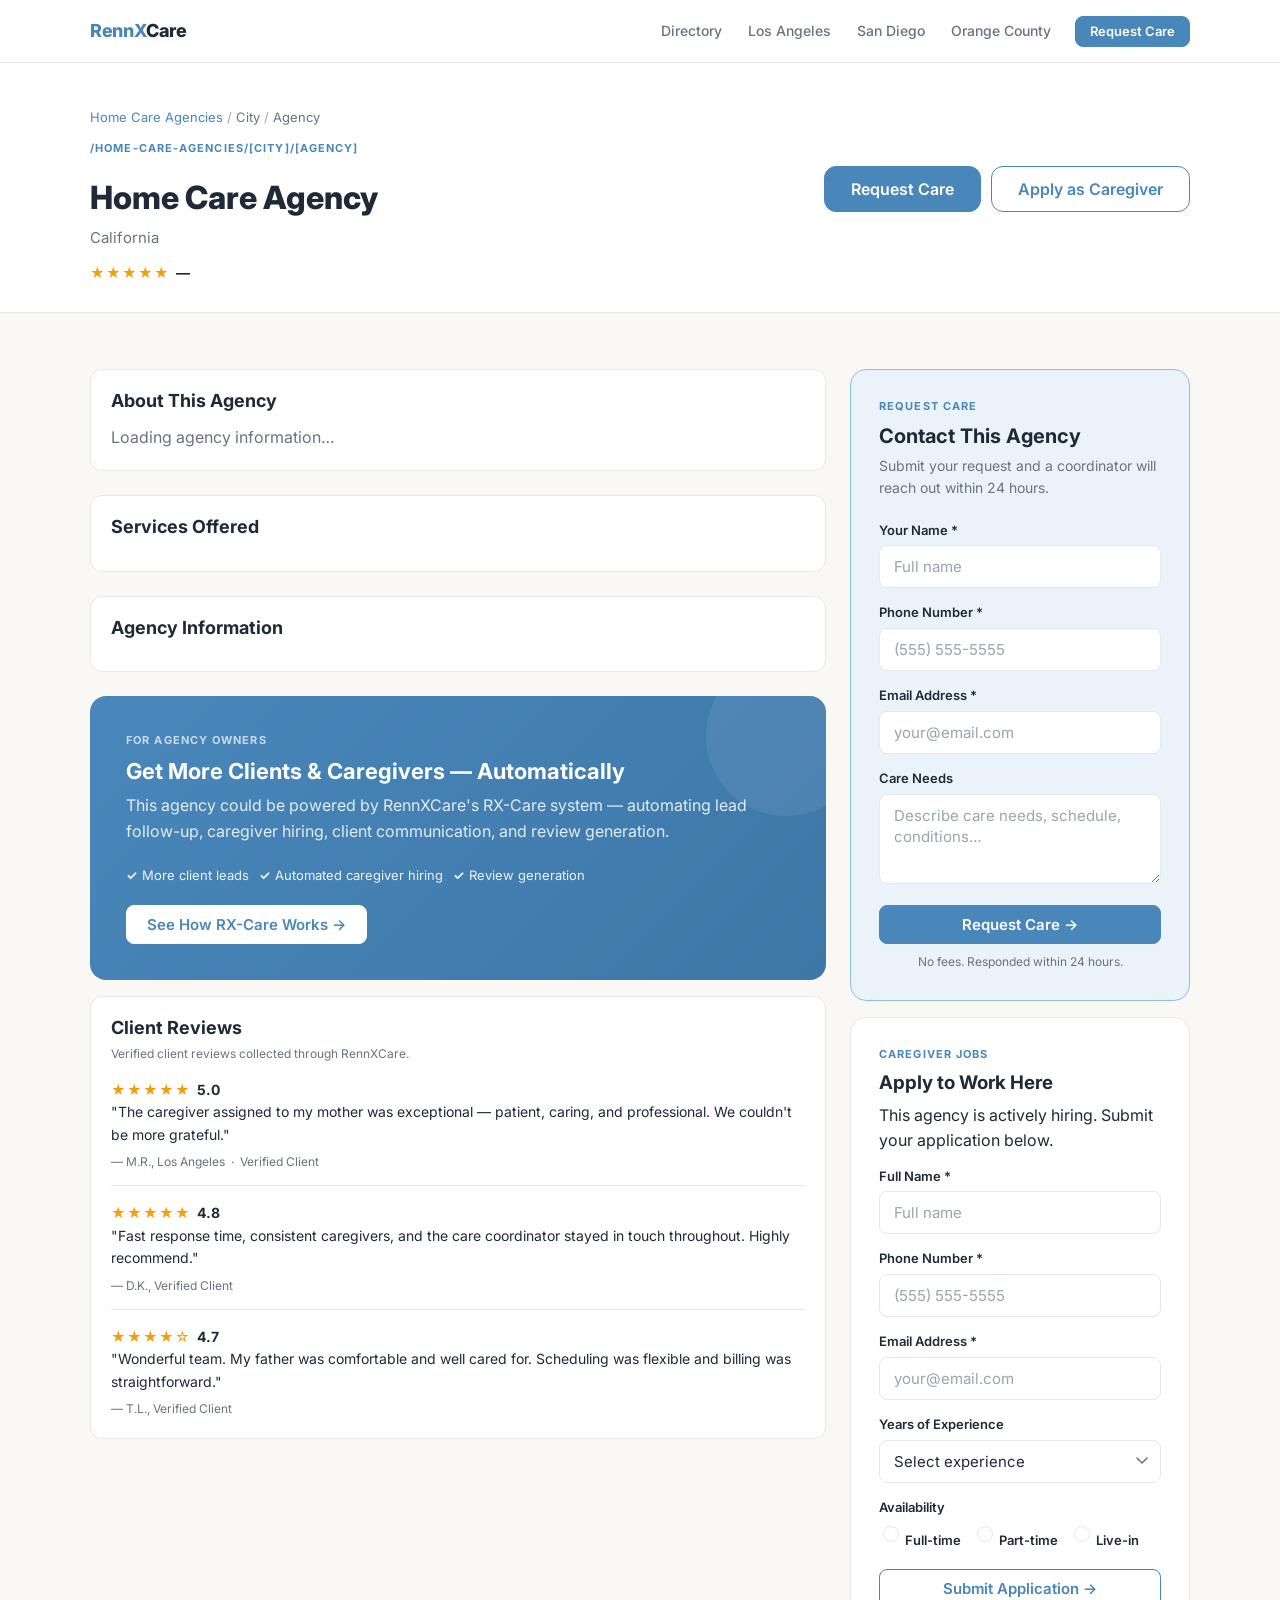
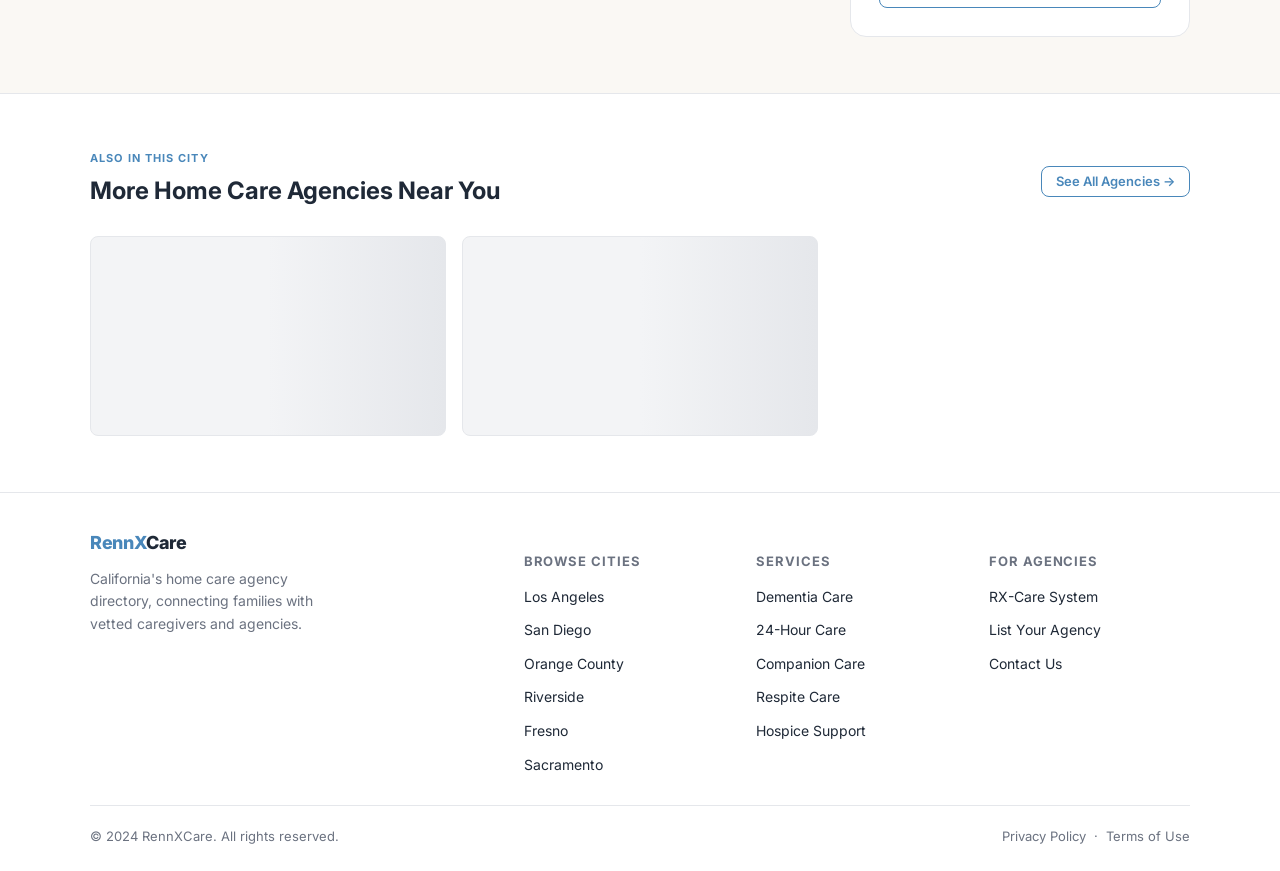
<file: rennxcare/agency.html>
<!DOCTYPE html>
<html lang="en">
<head>
  <meta charset="UTF-8" />
  <meta name="viewport" content="width=device-width, initial-scale=1.0" />

  <!-- ═══ SEO: Agency Profile Page (/home-care-agencies/[city]/[agency]) ═══
       Title and meta are updated dynamically by app.js.
       For production SSR/SSG, pre-render one HTML file per agency.       -->
  <title>Home Care Agency | RennXCare</title>
  <meta name="description" content="View this home care agency's services, ratings, and contact information on RennXCare." />
  <meta name="robots" content="index, follow" />

  <!-- Open Graph -->
  <meta property="og:type"        content="business.business" />
  <meta property="og:title"       content="Home Care Agency | RennXCare" />
  <meta property="og:description" content="View services, ratings, and contact information for this home care agency." />
  <meta property="og:site_name"   content="RennXCare" />

  <!-- LocalBusiness schema — injected by app.js with agency-specific data -->
  <script id="agency-schema" type="application/ld+json">{}</script>
  <script id="breadcrumb-schema" type="application/ld+json">{}</script>

  <!-- Fonts -->
  <link rel="preconnect" href="https://fonts.googleapis.com" />
  <link rel="preconnect" href="https://fonts.gstatic.com" crossorigin />
  <link href="https://fonts.googleapis.com/css2?family=Inter:wght@400;500;600;700;800&display=swap" rel="stylesheet" />

  <!-- Stylesheet -->
  <link rel="stylesheet" href="css/rennxcare.css" />
</head>

<body data-page="agency">

  <!-- Skip to main content -->
  <a class="skip-link" href="#main-content">Skip to main content</a>

  <!-- ═══ NAVIGATION ═══ -->
  <nav class="nav" role="navigation" aria-label="Main navigation">
    <div class="nav-inner">
      <a class="nav-logo" href="index.html" aria-label="RennXCare home">
        RennX<span>Care</span>
      </a>
      <div class="nav-links" role="list">
        <a class="nav-link" href="index.html" role="listitem">Directory</a>
        <a class="nav-link" href="city.html?city=los-angeles" role="listitem">Los Angeles</a>
        <a class="nav-link" href="city.html?city=san-diego" role="listitem">San Diego</a>
        <a class="nav-link" href="city.html?city=irvine" role="listitem">Orange County</a>
        <a class="btn btn-primary btn-sm nav-cta" href="#request-care" role="listitem">Request Care</a>
      </div>
      <button class="nav-toggle" id="nav-toggle" aria-expanded="false" aria-controls="nav-mobile" aria-label="Toggle navigation menu">
        &#9776;
      </button>
    </div>
    <div class="nav-mobile hidden" id="nav-mobile">
      <a class="nav-link" href="index.html">Directory</a>
      <a class="nav-link" href="city.html?city=los-angeles">Los Angeles</a>
      <a class="nav-link" href="city.html?city=san-diego">San Diego</a>
      <a class="btn btn-primary btn-full" href="#request-care">Request Care</a>
    </div>
  </nav>

  <!-- ═══ MAIN CONTENT ═══ -->
  <main id="main-content" id="agency-content">

    <!-- ── Profile Header ──────────────────────── -->
    <header class="profile-header">
      <div class="wrap">

        <!-- Breadcrumb (updated by app.js) -->
        <nav class="breadcrumb" aria-label="Breadcrumb" id="breadcrumb">
          <a href="index.html">Home Care Agencies</a>
          <span class="breadcrumb-sep" aria-hidden="true"> / </span>
          <span>City</span>
          <span class="breadcrumb-sep" aria-hidden="true"> / </span>
          <span aria-current="page">Agency</span>
        </nav>

        <span class="kicker" id="profile-kicker">/home-care-agencies/[city]/[agency]</span>

        <div class="profile-meta">
          <div>
            <!-- Badges (featured, RX-Care partner) -->
            <div class="profile-badges" id="profile-badges" aria-label="Agency badges"></div>

            <!-- Agency name -->
            <h1 class="profile-title" id="profile-name">
              Home Care Agency
            </h1>
            <p class="profile-sub" id="profile-sub">California</p>

            <!-- Rating -->
            <div class="rating-row mt-8" id="profile-rating" aria-label="Agency rating">
              <span class="stars" aria-hidden="true">★★★★★</span>
              <span class="rating-score">—</span>
            </div>
          </div>

          <!-- Quick action buttons -->
          <div class="profile-actions" id="profile-actions">
            <a class="btn btn-primary btn-lg" href="#request-care">
              Request Care
            </a>
            <a class="btn btn-outline btn-lg" href="#apply-caregiver">
              Apply as Caregiver
            </a>
          </div>
        </div>
      </div>
    </header>

    <!-- ── Profile Detail Grid ─────────────────── -->
    <section class="section" aria-label="Agency details">
      <div class="wrap">
        <div class="profile-detail-grid">

          <!-- Left column: info -->
          <div>

            <!-- About -->
            <div class="info-block card">
              <h2 style="font-size:18px;margin-bottom:12px">About This Agency</h2>
              <p id="profile-description" class="muted">Loading agency information…</p>
            </div>

            <!-- Services -->
            <div class="info-block card mt-16">
              <h2 style="font-size:18px;margin-bottom:12px">Services Offered</h2>
              <ul id="profile-services" aria-label="Services offered by this agency">
                <!-- Populated by app.js -->
              </ul>
            </div>

            <!-- Agency details -->
            <div class="info-block card mt-16">
              <h2 style="font-size:18px;margin-bottom:12px">Agency Information</h2>
              <div id="profile-details">
                <!-- Populated by app.js -->
              </div>
            </div>

            <!-- RX-Care CTA ─────────────────────── -->
            <div class="rxcare-cta mt-16" id="rxcare-agency-cta" aria-label="RX-Care system for agency owners">
              <span class="kicker" style="color:rgba(255,255,255,.7)">For Agency Owners</span>
              <h3>Get More Clients & Caregivers — Automatically</h3>
              <p>
                This agency could be powered by RennXCare's RX-Care system — automating lead follow-up, caregiver hiring, client communication, and review generation.
              </p>
              <div class="value-props">
                <span class="value-prop">More client leads</span>
                <span class="value-prop">Automated caregiver hiring</span>
                <span class="value-prop">Review generation</span>
              </div>
              <a
                class="btn btn-white"
                href="https://rennxcare.com/rx-care"
                id="rxcare-cta-btn"
                aria-label="Learn about the RX-Care system for home care agencies"
              >
                See How RX-Care Works →
              </a>
            </div>

            <!-- Reviews placeholder -->
            <div class="info-block card mt-16" aria-label="Client reviews">
              <h2 style="font-size:18px;margin-bottom:4px">Client Reviews</h2>
              <p class="caption mb-16">Verified client reviews collected through RennXCare.</p>

              <!-- Placeholder reviews — replace with real data in production -->
              <div style="display:flex;flex-direction:column;gap:16px">
                <div style="border-bottom:1px solid var(--line);padding-bottom:14px">
                  <div class="rating-row mb-8">
                    <span class="stars" aria-hidden="true">★★★★★</span>
                    <span class="rating-score">5.0</span>
                  </div>
                  <p class="body-sm" style="margin-bottom:6px">"The caregiver assigned to my mother was exceptional — patient, caring, and professional. We couldn't be more grateful."</p>
                  <p class="caption">— M.R., Los Angeles &nbsp;·&nbsp; Verified Client</p>
                </div>
                <div style="border-bottom:1px solid var(--line);padding-bottom:14px">
                  <div class="rating-row mb-8">
                    <span class="stars" aria-hidden="true">★★★★★</span>
                    <span class="rating-score">4.8</span>
                  </div>
                  <p class="body-sm" style="margin-bottom:6px">"Fast response time, consistent caregivers, and the care coordinator stayed in touch throughout. Highly recommend."</p>
                  <p class="caption">— D.K., Verified Client</p>
                </div>
                <div>
                  <div class="rating-row mb-8">
                    <span class="stars" aria-hidden="true">★★★★☆</span>
                    <span class="rating-score">4.7</span>
                  </div>
                  <p class="body-sm" style="margin-bottom:6px">"Wonderful team. My father was comfortable and well cared for. Scheduling was flexible and billing was straightforward."</p>
                  <p class="caption">— T.L., Verified Client</p>
                </div>
              </div>
            </div>

          </div>

          <!-- Right sidebar: sticky forms -->
          <aside aria-label="Request care or apply as caregiver">

            <!-- Client lead form -->
            <div class="lead-box sticky-form" id="request-care" aria-labelledby="request-care-heading">
              <span class="kicker">Request Care</span>
              <h3 id="request-care-heading">Contact This Agency</h3>
              <p class="sub">Submit your request and a coordinator will reach out within 24 hours.</p>

              <form
                data-form-type="client"
                data-form-location="agency_profile"
                aria-label="Client care request form"
                novalidate
              >
                <!-- Hidden fields — populated by app.js with agency context -->
                <input type="hidden" name="lead_type"     value="client_lead" />
                <input type="hidden" name="form_location" value="agency_profile" />
                <input type="hidden" name="source_page"   value="" />
                <input type="hidden" name="city"          value="" />
                <input type="hidden" name="agency_id"     value="" />
                <input type="hidden" name="agency_name"   value="" />

                <div class="form-group">
                  <label for="agency-client-name">Your Name <span aria-hidden="true">*</span></label>
                  <input type="text" id="agency-client-name" name="full_name" placeholder="Full name" required autocomplete="name" aria-required="true" />
                  <div class="form-error" role="alert"></div>
                </div>
                <div class="form-group">
                  <label for="agency-client-phone">Phone Number <span aria-hidden="true">*</span></label>
                  <input type="tel" id="agency-client-phone" name="phone" placeholder="(555) 555-5555" required autocomplete="tel" aria-required="true" />
                  <div class="form-error" role="alert"></div>
                </div>
                <div class="form-group">
                  <label for="agency-client-email">Email Address <span aria-hidden="true">*</span></label>
                  <input type="email" id="agency-client-email" name="email" placeholder="your@email.com" required autocomplete="email" aria-required="true" />
                  <div class="form-error" role="alert"></div>
                </div>
                <div class="form-group">
                  <label for="agency-client-needs">Care Needs</label>
                  <textarea id="agency-client-needs" name="care_needs" placeholder="Describe care needs, schedule, conditions…" rows="2"></textarea>
                </div>

                <button type="submit" class="btn btn-primary btn-full">
                  Request Care →
                </button>
                <p class="caption mt-8 text-center">No fees. Responded within 24 hours.</p>
              </form>

              <div class="form-success" role="status" aria-live="polite">
                <h4>Request Received!</h4>
                <p>A care coordinator will contact you within 24 hours.</p>
              </div>
            </div>

            <!-- Caregiver application -->
            <div class="lead-box-alt mt-16" id="apply-caregiver" aria-labelledby="apply-heading">
              <span class="kicker">Caregiver Jobs</span>
              <h3 id="apply-heading">Apply to Work Here</h3>
              <p class="sub">This agency is actively hiring. Submit your application below.</p>

              <form
                data-form-type="caregiver"
                data-form-location="agency_profile"
                aria-label="Caregiver job application form"
                novalidate
              >
                <!-- Hidden fields — populated by app.js -->
                <input type="hidden" name="lead_type"     value="caregiver_lead" />
                <input type="hidden" name="form_location" value="agency_profile" />
                <input type="hidden" name="source_page"   value="" />
                <input type="hidden" name="city"          value="" />

                <div class="form-group">
                  <label for="agency-cg-name">Full Name <span aria-hidden="true">*</span></label>
                  <input type="text" id="agency-cg-name" name="full_name" placeholder="Full name" required autocomplete="name" aria-required="true" />
                  <div class="form-error" role="alert"></div>
                </div>
                <div class="form-group">
                  <label for="agency-cg-phone">Phone Number <span aria-hidden="true">*</span></label>
                  <input type="tel" id="agency-cg-phone" name="phone" placeholder="(555) 555-5555" required autocomplete="tel" aria-required="true" />
                  <div class="form-error" role="alert"></div>
                </div>
                <div class="form-group">
                  <label for="agency-cg-email">Email Address <span aria-hidden="true">*</span></label>
                  <input type="email" id="agency-cg-email" name="email" placeholder="your@email.com" required autocomplete="email" aria-required="true" />
                  <div class="form-error" role="alert"></div>
                </div>
                <div class="form-group">
                  <label for="agency-cg-exp">Years of Experience</label>
                  <select id="agency-cg-exp" name="experience">
                    <option value="">Select experience</option>
                    <option>Less than 1 year</option>
                    <option>1–2 years</option>
                    <option>3–5 years</option>
                    <option>5+ years</option>
                  </select>
                </div>
                <div class="form-group">
                  <label>Availability</label>
                  <div class="checkbox-group" style="flex-direction:row;flex-wrap:wrap;gap:12px">
                    <label class="checkbox-row"><input type="checkbox" name="availability" value="Full-time" /> Full-time</label>
                    <label class="checkbox-row"><input type="checkbox" name="availability" value="Part-time" /> Part-time</label>
                    <label class="checkbox-row"><input type="checkbox" name="availability" value="Live-in" /> Live-in</label>
                  </div>
                </div>

                <button type="submit" class="btn btn-outline btn-full">
                  Submit Application →
                </button>
              </form>

              <div class="form-success" role="status" aria-live="polite">
                <h4>Application Submitted!</h4>
                <p>The agency will review your profile and reach out within 48 hours.</p>
              </div>
            </div>

          </aside>
        </div>
      </div>
    </section>

    <!-- ── Related Agencies ────────────────────── -->
    <section class="section" style="background:var(--white);border-top:1px solid var(--line)" aria-labelledby="related-heading">
      <div class="wrap">
        <div class="section-header flex-between">
          <div>
            <span class="kicker">Also in This City</span>
            <h2 id="related-heading">More Home Care Agencies Near You</h2>
          </div>
          <a class="btn btn-outline btn-sm" id="see-all-city-link" href="city.html">
            See All Agencies →
          </a>
        </div>
        <!-- Populated by app.js -->
        <div class="grid g-agency" id="related-agencies" aria-label="Related agencies in the same city">
          <!-- Skeleton placeholders -->
          <div class="agency-card skeleton" style="height:200px" aria-hidden="true"></div>
          <div class="agency-card skeleton" style="height:200px" aria-hidden="true"></div>
        </div>
      </div>
    </section>

  </main>

  <!-- ═══ FOOTER ═══ -->
  <footer class="footer">
    <div class="wrap">
      <div class="footer-inner">
        <div class="footer-brand">
          <a class="nav-logo" href="index.html">RennX<span style="color:var(--text)">Care</span></a>
          <p>California's home care agency directory, connecting families with vetted caregivers and agencies.</p>
        </div>
        <div class="footer-col">
          <h5>Browse Cities</h5>
          <ul>
            <li><a href="city.html?city=los-angeles">Los Angeles</a></li>
            <li><a href="city.html?city=san-diego">San Diego</a></li>
            <li><a href="city.html?city=irvine">Orange County</a></li>
            <li><a href="city.html?city=riverside">Riverside</a></li>
            <li><a href="city.html?city=fresno">Fresno</a></li>
            <li><a href="city.html?city=sacramento">Sacramento</a></li>
          </ul>
        </div>
        <div class="footer-col">
          <h5>Services</h5>
          <ul>
            <li><a href="index.html">Dementia Care</a></li>
            <li><a href="index.html">24-Hour Care</a></li>
            <li><a href="index.html">Companion Care</a></li>
            <li><a href="index.html">Respite Care</a></li>
            <li><a href="index.html">Hospice Support</a></li>
          </ul>
        </div>
        <div class="footer-col">
          <h5>For Agencies</h5>
          <ul>
            <li><a href="https://rennxcare.com/rx-care">RX-Care System</a></li>
            <li><a href="https://rennxcare.com/list-agency">List Your Agency</a></li>
            <li><a href="https://rennxcare.com/contact">Contact Us</a></li>
          </ul>
        </div>
      </div>
      <div class="footer-bottom">
        <span>© 2024 RennXCare. All rights reserved.</span>
        <span>
          <a href="https://rennxcare.com/privacy" style="color:inherit">Privacy Policy</a>
          &nbsp;·&nbsp;
          <a href="https://rennxcare.com/terms" style="color:inherit">Terms of Use</a>
        </span>
      </div>
    </div>
  </footer>

  <!-- Scripts -->
  <script src="js/data.js"></script>
  <script src="js/tracking.js"></script>
  <script src="js/forms.js"></script>
  <script src="js/app.js"></script>

  <!-- Render related agencies after main init -->
  <script>
    document.addEventListener("DOMContentLoaded", function () {
      const params     = new URLSearchParams(window.location.search);
      const citySlug   = params.get("city");
      const agencySlug = params.get("agency");

      if (citySlug) {
        const related = getAgenciesByCity(citySlug)
          .filter(a => a.slug !== agencySlug)
          .slice(0, 3);
        const container = document.getElementById("related-agencies");
        if (container && related.length) {
          container.innerHTML = related.map(a => agencyCardHTML(a, "card")).join("");
        }

        const seeAllLink = document.getElementById("see-all-city-link");
        if (seeAllLink) seeAllLink.href = `city.html?city=${citySlug}`;
      }
    });
  </script>

</body>
</html>
</file>
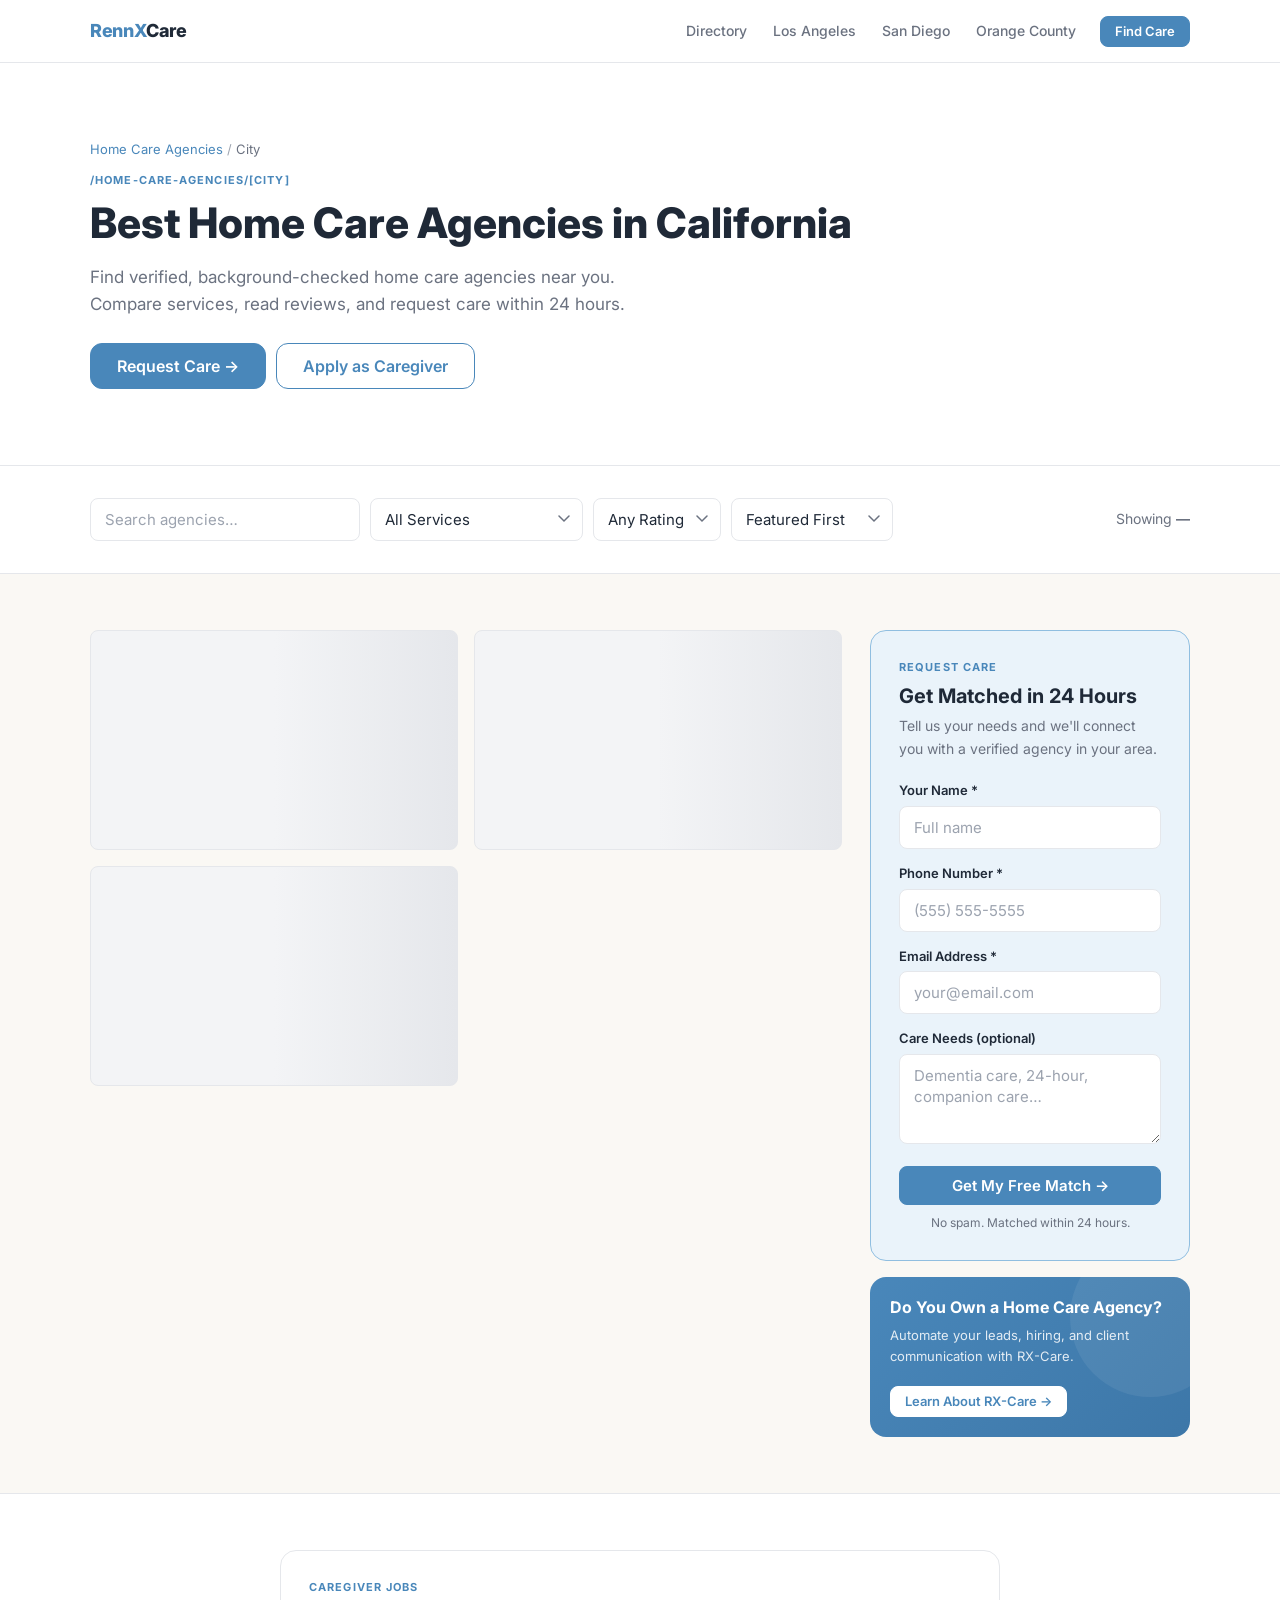
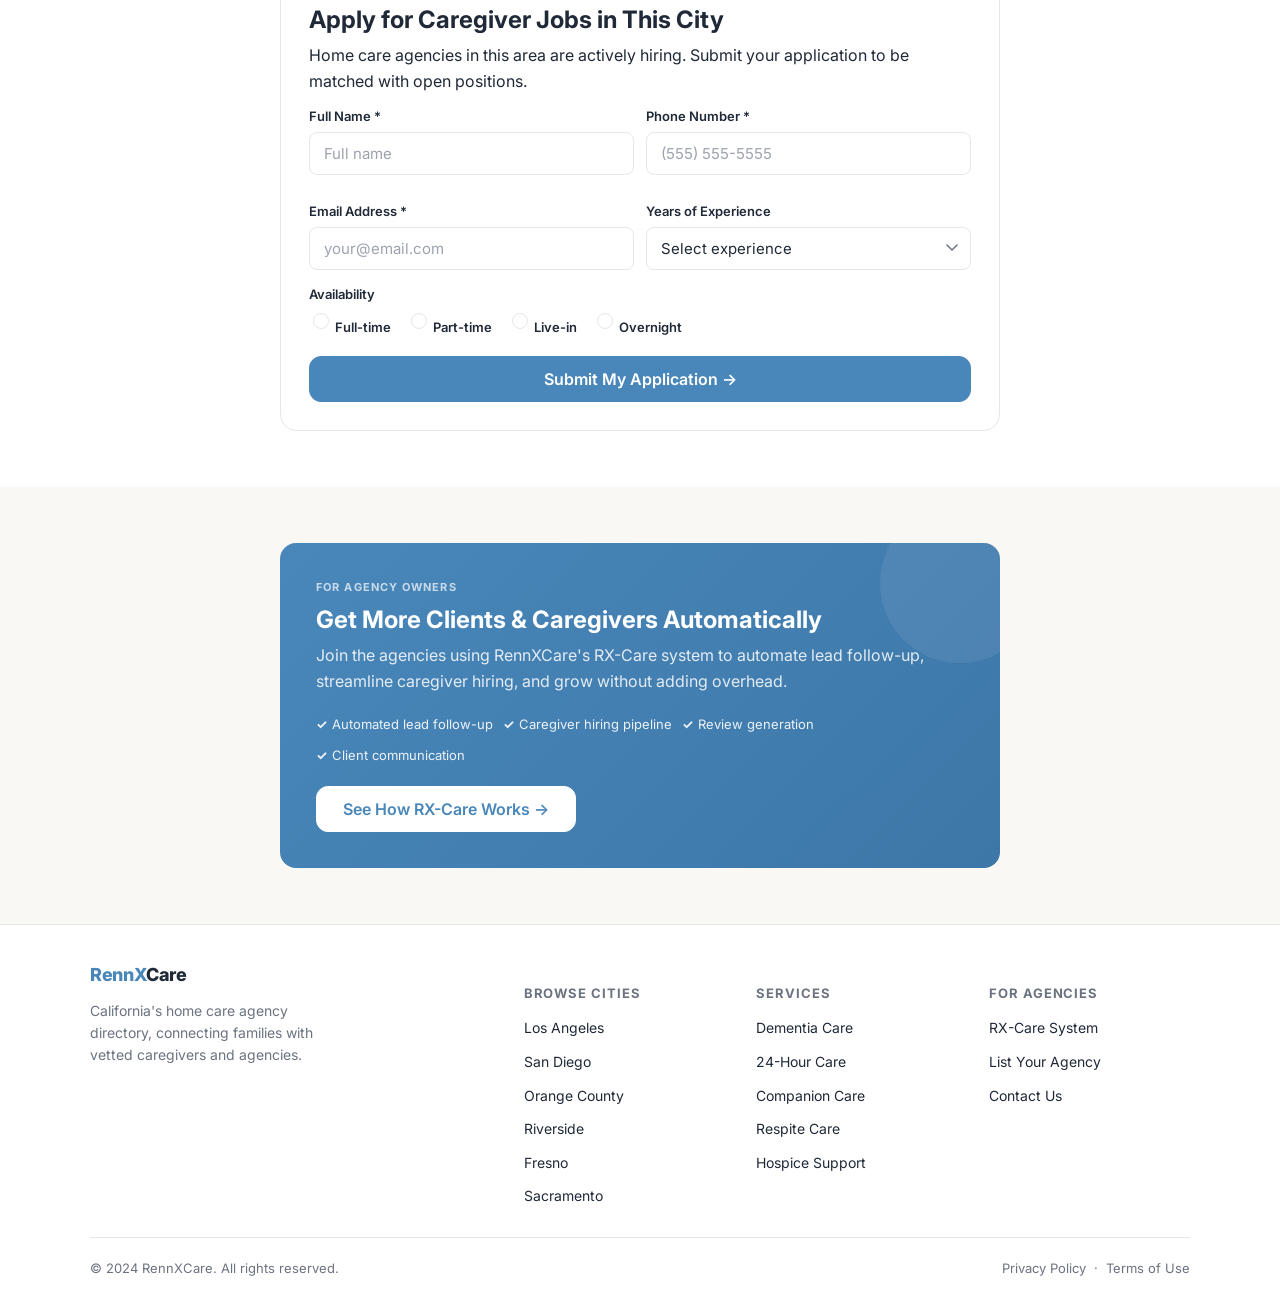
<file: rennxcare/city.html>
<!DOCTYPE html>
<html lang="en">
<head>
  <meta charset="UTF-8" />
  <meta name="viewport" content="width=device-width, initial-scale=1.0" />

  <!-- ═══ SEO: City Page (/home-care-agencies/[city]) ═══
       Title and meta description are updated dynamically
       by app.js using data from CA_CITIES in data.js.
       For production SSR/SSG, pre-render these values.      -->
  <title>Home Care Agencies | RennXCare</title>
  <meta name="description" content="Find top-rated home care agencies near you in California. Compare services, read reviews, and connect with vetted caregivers." />
  <meta name="robots" content="index, follow" />
  <!-- Canonical is set dynamically by app.js for SSG compatibility -->

  <!-- Open Graph (values updated by app.js) -->
  <meta property="og:type"        content="website" />
  <meta property="og:title"       content="Home Care Agencies | RennXCare" />
  <meta property="og:description" content="Find top-rated home care agencies near you in California." />
  <meta property="og:site_name"   content="RennXCare" />

  <!-- Structured Data placeholders — app.js injects city-specific schemas -->
  <script id="city-schema" type="application/ld+json">{}</script>
  <script id="breadcrumb-schema" type="application/ld+json">{}</script>

  <!-- Fonts -->
  <link rel="preconnect" href="https://fonts.googleapis.com" />
  <link rel="preconnect" href="https://fonts.gstatic.com" crossorigin />
  <link href="https://fonts.googleapis.com/css2?family=Inter:wght@400;500;600;700;800&display=swap" rel="stylesheet" />

  <!-- Stylesheet -->
  <link rel="stylesheet" href="css/rennxcare.css" />
</head>

<body data-page="city">

  <!-- Skip to main content -->
  <a class="skip-link" href="#main-content">Skip to main content</a>

  <!-- ═══ NAVIGATION ═══ -->
  <nav class="nav" role="navigation" aria-label="Main navigation">
    <div class="nav-inner">
      <a class="nav-logo" href="index.html" aria-label="RennXCare home">
        RennX<span>Care</span>
      </a>
      <div class="nav-links" role="list">
        <a class="nav-link" href="index.html" role="listitem">Directory</a>
        <a class="nav-link" href="city.html?city=los-angeles" role="listitem">Los Angeles</a>
        <a class="nav-link" href="city.html?city=san-diego" role="listitem">San Diego</a>
        <a class="nav-link" href="city.html?city=irvine" role="listitem">Orange County</a>
        <a class="btn btn-primary btn-sm nav-cta" href="#client-form" role="listitem">Find Care</a>
      </div>
      <button class="nav-toggle" id="nav-toggle" aria-expanded="false" aria-controls="nav-mobile" aria-label="Toggle navigation menu">
        &#9776;
      </button>
    </div>
    <div class="nav-mobile hidden" id="nav-mobile">
      <a class="nav-link" href="index.html">Directory</a>
      <a class="nav-link" href="city.html?city=los-angeles">Los Angeles</a>
      <a class="nav-link" href="city.html?city=san-diego">San Diego</a>
      <a class="nav-link" href="city.html?city=irvine">Orange County</a>
      <a class="btn btn-primary btn-full" href="#client-form">Find Care Near You</a>
    </div>
  </nav>

  <!-- ═══ MAIN CONTENT ═══ -->
  <main id="main-content" id="city-content">

    <!-- ── City Hero ───────────────────────────── -->
    <section class="hero" aria-labelledby="city-h1">
      <div class="wrap">
        <!-- Breadcrumb (updated by app.js) -->
        <nav class="breadcrumb" aria-label="Breadcrumb" id="breadcrumb">
          <a href="index.html">Home Care Agencies</a>
          <span class="breadcrumb-sep" aria-hidden="true"> / </span>
          <span aria-current="page">City</span>
        </nav>

        <span class="kicker" id="city-kicker">/home-care-agencies/[city]</span>
        <h1 id="city-h1" class="display">
          Best Home Care Agencies in California
        </h1>
        <p id="city-intro" class="lead">
          Find verified, background-checked home care agencies near you. Compare services, read reviews, and request care within 24 hours.
        </p>

        <div class="hero-actions">
          <a class="btn btn-primary btn-lg" href="#client-form">Request Care →</a>
          <a class="btn btn-outline btn-lg" href="#caregiver-form">Apply as Caregiver</a>
        </div>
      </div>
    </section>

    <!-- ── Filter Bar + Agency Count ─────────── -->
    <section class="section-sm" style="background:var(--white);border-bottom:1px solid var(--line)" aria-label="Filter agencies">
      <div class="wrap">
        <div class="flex-between gap-16" style="flex-wrap:wrap;gap:12px">
          <div class="flex gap-12" style="flex-wrap:wrap;align-items:flex-end;gap:10px">
            <!-- Search within city -->
            <div style="min-width:180px">
              <label for="city-search" class="sr-only">Search agencies in this city</label>
              <input
                type="search"
                id="city-search"
                placeholder="Search agencies…"
                aria-label="Search agencies in this city"
                style="margin:0"
              />
            </div>
            <!-- Service filter -->
            <div>
              <label for="filter-service" class="sr-only">Filter by service</label>
              <select id="filter-service" aria-label="Filter by service type" style="margin:0">
                <option value="">All Services</option>
                <option>Personal Care</option>
                <option>Dementia Care</option>
                <option>24-Hour Care</option>
                <option>Companionship</option>
                <option>Respite Care</option>
                <option>Hospice Support</option>
                <option>Transportation</option>
                <option>Meal Preparation</option>
                <option>Medication Reminders</option>
              </select>
            </div>
            <!-- Rating filter -->
            <div>
              <label for="filter-rating" class="sr-only">Minimum rating</label>
              <select id="filter-rating" aria-label="Minimum star rating" style="margin:0">
                <option value="">Any Rating</option>
                <option value="4.5">4.5+ Stars</option>
                <option value="4.0">4.0+ Stars</option>
                <option value="3.5">3.5+ Stars</option>
              </select>
            </div>
            <!-- Sort -->
            <div>
              <label for="sort-agencies" class="sr-only">Sort agencies</label>
              <select id="sort-agencies" aria-label="Sort agencies" style="margin:0">
                <option value="featured">Featured First</option>
                <option value="rating">Highest Rated</option>
                <option value="reviews">Most Reviewed</option>
              </select>
            </div>
          </div>
          <!-- Live count -->
          <p class="muted body-sm" aria-live="polite" aria-atomic="true">
            Showing <strong id="agency-count">—</strong>
          </p>
        </div>
      </div>
    </section>

    <!-- ── Agency Grid + Sidebar ──────────────── -->
    <section class="section" aria-labelledby="agencies-heading">
      <div class="wrap">
        <div style="display:grid;grid-template-columns:1fr 320px;gap:28px;align-items:start">

          <!-- Agency grid -->
          <div>
            <h2 id="agencies-heading" class="sr-only">Home care agencies in this city</h2>
            <div
              class="grid g-agency"
              id="city-agencies"
              aria-label="Agency listings"
              aria-live="polite"
              aria-atomic="false"
            >
              <!-- Skeleton loading placeholders -->
              <div class="agency-card skeleton" style="height:220px" aria-hidden="true"></div>
              <div class="agency-card skeleton" style="height:220px" aria-hidden="true"></div>
              <div class="agency-card skeleton" style="height:220px" aria-hidden="true"></div>
            </div>
          </div>

          <!-- Sticky sidebar: client form -->
          <aside class="sticky-form" aria-label="Quick care request form">
            <div class="lead-box" id="client-form">
              <span class="kicker">Request Care</span>
              <h3>Get Matched in 24 Hours</h3>
              <p class="sub">Tell us your needs and we'll connect you with a verified agency in your area.</p>

              <form
                data-form-type="client"
                data-form-location="city_section"
                aria-label="Sidebar client care request form"
                novalidate
              >
                <!-- Hidden context fields — values populated by app.js -->
                <input type="hidden" name="lead_type"     value="client_lead" />
                <input type="hidden" name="form_location" value="city_section" />
                <input type="hidden" name="source_page"   value="" />
                <input type="hidden" name="city"          value="" />

                <div class="form-group">
                  <label for="sidebar-client-name">Your Name <span aria-hidden="true">*</span></label>
                  <input type="text" id="sidebar-client-name" name="full_name" placeholder="Full name" required autocomplete="name" aria-required="true" />
                  <div class="form-error" role="alert"></div>
                </div>
                <div class="form-group">
                  <label for="sidebar-client-phone">Phone Number <span aria-hidden="true">*</span></label>
                  <input type="tel" id="sidebar-client-phone" name="phone" placeholder="(555) 555-5555" required autocomplete="tel" aria-required="true" />
                  <div class="form-error" role="alert"></div>
                </div>
                <div class="form-group">
                  <label for="sidebar-client-email">Email Address <span aria-hidden="true">*</span></label>
                  <input type="email" id="sidebar-client-email" name="email" placeholder="your@email.com" required autocomplete="email" aria-required="true" />
                  <div class="form-error" role="alert"></div>
                </div>
                <div class="form-group">
                  <label for="sidebar-care-needs">Care Needs (optional)</label>
                  <textarea id="sidebar-care-needs" name="care_needs" placeholder="Dementia care, 24-hour, companion care…" rows="2"></textarea>
                </div>
                <button type="submit" class="btn btn-primary btn-full">
                  Get My Free Match →
                </button>
                <p class="caption mt-8 text-center">No spam. Matched within 24 hours.</p>
              </form>

              <div class="form-success" role="status" aria-live="polite">
                <h4>Request Received!</h4>
                <p>A care coordinator will contact you within 24 hours.</p>
              </div>
            </div>

            <!-- RX-Care mini CTA -->
            <div class="rxcare-cta mt-16" style="padding:20px">
              <h3 style="font-size:16px">Do You Own a Home Care Agency?</h3>
              <p style="font-size:13px">Automate your leads, hiring, and client communication with RX-Care.</p>
              <a
                class="btn btn-white btn-sm"
                href="https://rennxcare.com/rx-care"
                onclick="if(window.RXTracking) RXTracking.rxCareCTAClick('city_page', '')"
                aria-label="Learn about RX-Care for agency owners"
              >
                Learn About RX-Care →
              </a>
            </div>
          </aside>

        </div>
      </div>
    </section>

    <!-- ── Caregiver Form ─────────────────────── -->
    <section class="section" id="caregiver-form" style="background:var(--white);border-top:1px solid var(--line)" aria-labelledby="city-cg-form-heading">
      <div class="wrap-narrow">
        <div class="lead-box-alt">
          <span class="kicker">Caregiver Jobs</span>
          <h2 id="city-cg-form-heading">Apply for Caregiver Jobs in This City</h2>
          <p class="sub">Home care agencies in this area are actively hiring. Submit your application to be matched with open positions.</p>

          <form
            data-form-type="caregiver"
            data-form-location="city_section"
            aria-label="Caregiver job application form"
            novalidate
          >
            <!-- Hidden context fields — values populated by app.js -->
            <input type="hidden" name="lead_type"     value="caregiver_lead" />
            <input type="hidden" name="form_location" value="city_section" />
            <input type="hidden" name="source_page"   value="" />
            <input type="hidden" name="city"          value="" />

            <div class="form-grid form-grid2">
              <div class="form-group">
                <label for="city-cg-name">Full Name <span aria-hidden="true">*</span></label>
                <input type="text" id="city-cg-name" name="full_name" placeholder="Full name" required autocomplete="name" aria-required="true" />
                <div class="form-error" role="alert"></div>
              </div>
              <div class="form-group">
                <label for="city-cg-phone">Phone Number <span aria-hidden="true">*</span></label>
                <input type="tel" id="city-cg-phone" name="phone" placeholder="(555) 555-5555" required autocomplete="tel" aria-required="true" />
                <div class="form-error" role="alert"></div>
              </div>
              <div class="form-group">
                <label for="city-cg-email">Email Address <span aria-hidden="true">*</span></label>
                <input type="email" id="city-cg-email" name="email" placeholder="your@email.com" required autocomplete="email" aria-required="true" />
                <div class="form-error" role="alert"></div>
              </div>
              <div class="form-group">
                <label for="city-cg-experience">Years of Experience</label>
                <select id="city-cg-experience" name="experience">
                  <option value="">Select experience</option>
                  <option>Less than 1 year</option>
                  <option>1–2 years</option>
                  <option>3–5 years</option>
                  <option>5–10 years</option>
                  <option>10+ years</option>
                </select>
              </div>
            </div>

            <div class="form-group">
              <label>Availability</label>
              <div class="checkbox-group" style="flex-direction:row;flex-wrap:wrap;gap:16px">
                <label class="checkbox-row"><input type="checkbox" name="availability" value="Full-time" /> Full-time</label>
                <label class="checkbox-row"><input type="checkbox" name="availability" value="Part-time" /> Part-time</label>
                <label class="checkbox-row"><input type="checkbox" name="availability" value="Live-in" /> Live-in</label>
                <label class="checkbox-row"><input type="checkbox" name="availability" value="Overnight" /> Overnight</label>
              </div>
            </div>

            <button type="submit" class="btn btn-primary btn-lg btn-full">
              Submit My Application →
            </button>
          </form>

          <div class="form-success" role="status" aria-live="polite">
            <h4>Application Submitted!</h4>
            <p>A placement coordinator will review your profile and reach out within 48 hours.</p>
          </div>
        </div>
      </div>
    </section>

    <!-- ── RX-Care Full CTA ───────────────────── -->
    <section class="section" aria-label="RX-Care agency platform promotion">
      <div class="wrap-narrow">
        <div class="rxcare-cta">
          <span class="kicker" style="color:rgba(255,255,255,.7)">For Agency Owners</span>
          <h2 style="color:#fff">Get More Clients & Caregivers Automatically</h2>
          <p>Join the agencies using RennXCare's RX-Care system to automate lead follow-up, streamline caregiver hiring, and grow without adding overhead.</p>
          <div class="value-props">
            <span class="value-prop">Automated lead follow-up</span>
            <span class="value-prop">Caregiver hiring pipeline</span>
            <span class="value-prop">Review generation</span>
            <span class="value-prop">Client communication</span>
          </div>
          <a
            class="btn btn-white btn-lg"
            href="https://rennxcare.com/rx-care"
            onclick="if(window.RXTracking) RXTracking.rxCareCTAClick('city_page', '')"
          >
            See How RX-Care Works →
          </a>
        </div>
      </div>
    </section>

  </main>

  <!-- ═══ FOOTER ═══ -->
  <footer class="footer">
    <div class="wrap">
      <div class="footer-inner">
        <div class="footer-brand">
          <a class="nav-logo" href="index.html">RennX<span style="color:var(--text)">Care</span></a>
          <p>California's home care agency directory, connecting families with vetted caregivers and agencies.</p>
        </div>
        <div class="footer-col">
          <h5>Browse Cities</h5>
          <ul>
            <li><a href="city.html?city=los-angeles">Los Angeles</a></li>
            <li><a href="city.html?city=san-diego">San Diego</a></li>
            <li><a href="city.html?city=irvine">Orange County</a></li>
            <li><a href="city.html?city=riverside">Riverside</a></li>
            <li><a href="city.html?city=fresno">Fresno</a></li>
            <li><a href="city.html?city=sacramento">Sacramento</a></li>
          </ul>
        </div>
        <div class="footer-col">
          <h5>Services</h5>
          <ul>
            <li><a href="index.html">Dementia Care</a></li>
            <li><a href="index.html">24-Hour Care</a></li>
            <li><a href="index.html">Companion Care</a></li>
            <li><a href="index.html">Respite Care</a></li>
            <li><a href="index.html">Hospice Support</a></li>
          </ul>
        </div>
        <div class="footer-col">
          <h5>For Agencies</h5>
          <ul>
            <li><a href="https://rennxcare.com/rx-care">RX-Care System</a></li>
            <li><a href="https://rennxcare.com/list-agency">List Your Agency</a></li>
            <li><a href="https://rennxcare.com/contact">Contact Us</a></li>
          </ul>
        </div>
      </div>
      <div class="footer-bottom">
        <span>© 2024 RennXCare. All rights reserved.</span>
        <span>
          <a href="https://rennxcare.com/privacy" style="color:inherit">Privacy Policy</a>
          &nbsp;·&nbsp;
          <a href="https://rennxcare.com/terms" style="color:inherit">Terms of Use</a>
        </span>
      </div>
    </div>
  </footer>

  <!-- Scripts -->
  <script src="js/data.js"></script>
  <script src="js/tracking.js"></script>
  <script src="js/forms.js"></script>
  <script src="js/app.js"></script>

</body>
</html>
</file>
<file: rennxcare/css/rennxcare.css>
/* =========================================================
   RennXCare Directory — Shared Stylesheet
   Colors: #4987BA | #90BEE0 | #FAF8F4 | #FFFFFF
   No dark mode. No AI/tech visuals.
   ========================================================= */

/* --- Tokens -------------------------------------------- */
:root {
  --primary:   #4987BA;
  --light:     #90BEE0;
  --bg:        #FAF8F4;
  --white:     #ffffff;
  --text:      #1F2937;
  --muted:     #6B7280;
  --muted-lt:  #9CA3AF;
  --line:      #E5E7EB;
  --line-lt:   #F3F4F6;
  --success:   #16A34A;
  --error:     #DC2626;
  --shadow-sm: 0 1px 3px rgba(0,0,0,.08);
  --shadow:    0 4px 12px rgba(73,135,186,.12);
  --shadow-lg: 0 8px 24px rgba(73,135,186,.18);
  --radius:    12px;
  --radius-sm: 8px;
  --radius-lg: 16px;
  --transition: .18s ease;
}

/* --- Reset --------------------------------------------- */
*, *::before, *::after { box-sizing: border-box; }
html { scroll-behavior: smooth; }
body {
  margin: 0;
  font-family: Inter, system-ui, -apple-system, sans-serif;
  font-size: 16px;
  line-height: 1.6;
  color: var(--text);
  background: var(--bg);
  -webkit-font-smoothing: antialiased;
}
img { display: block; max-width: 100%; }
a { color: var(--primary); text-decoration: none; }
a:hover { text-decoration: underline; }
ul, ol { margin: 0; padding: 0; list-style: none; }
h1, h2, h3, h4 { line-height: 1.25; margin: 0 0 .5rem; font-weight: 700; color: var(--text); }
p { margin: 0 0 .75rem; }
p:last-child { margin-bottom: 0; }

/* --- Layout -------------------------------------------- */
.wrap        { max-width: 1140px; margin: 0 auto; padding: 0 20px; }
.wrap-narrow { max-width: 760px; margin: 0 auto; padding: 0 20px; }
.section     { padding: 56px 0; }
.section-sm  { padding: 32px 0; }
.section-lg  { padding: 80px 0; }

/* --- Typography ---------------------------------------- */
.kicker {
  display: block;
  font-size: 11px;
  font-weight: 700;
  letter-spacing: .1em;
  text-transform: uppercase;
  color: var(--primary);
  margin-bottom: 8px;
}
.display    { font-size: clamp(28px, 4vw, 44px); font-weight: 800; line-height: 1.15; }
.headline   { font-size: clamp(22px, 3vw, 32px); font-weight: 700; }
.subhead    { font-size: 18px; font-weight: 600; }
.body-lg    { font-size: 17px; }
.body-sm    { font-size: 14px; }
.caption    { font-size: 12px; color: var(--muted); }
.muted      { color: var(--muted); }
.text-center { text-align: center; }

/* --- Buttons ------------------------------------------- */
.btn {
  display: inline-flex;
  align-items: center;
  gap: 6px;
  padding: 11px 20px;
  border-radius: var(--radius-sm);
  font: 600 15px/1 Inter, sans-serif;
  border: 1.5px solid transparent;
  cursor: pointer;
  transition: background var(--transition), box-shadow var(--transition), transform var(--transition);
  white-space: nowrap;
  text-decoration: none;
}
.btn:hover { text-decoration: none; transform: translateY(-1px); }
.btn:active { transform: translateY(0); }

.btn-primary {
  background: var(--primary);
  color: var(--white);
  border-color: var(--primary);
}
.btn-primary:hover { background: #3d77a8; box-shadow: var(--shadow); }

.btn-outline {
  background: var(--white);
  color: var(--primary);
  border-color: var(--primary);
}
.btn-outline:hover { background: #EAF3FA; box-shadow: var(--shadow-sm); }

.btn-ghost {
  background: transparent;
  color: var(--primary);
  border-color: transparent;
  padding: 11px 14px;
}
.btn-ghost:hover { background: #EAF3FA; }

.btn-lg { padding: 14px 26px; font-size: 16px; border-radius: var(--radius); }
.btn-sm { padding: 8px 14px; font-size: 13px; }
.btn-full { width: 100%; justify-content: center; }

/* --- Pills & Tags -------------------------------------- */
.pill {
  display: inline-flex;
  align-items: center;
  gap: 4px;
  padding: 5px 11px;
  border-radius: 999px;
  font-size: 12px;
  font-weight: 600;
  background: #EAF3FA;
  color: var(--primary);
  white-space: nowrap;
}
.pill-light { background: var(--line-lt); color: var(--muted); }
.pill-success { background: #DCFCE7; color: #15803D; }

.tag-bar {
  display: flex;
  flex-wrap: wrap;
  gap: 8px;
  margin: 12px 0;
}

/* --- Star Rating ---------------------------------------- */
.stars { color: #F59E0B; font-size: 14px; letter-spacing: 1px; }
.rating-row {
  display: flex;
  align-items: center;
  gap: 6px;
  font-size: 14px;
}
.rating-score { font-weight: 700; color: var(--text); }
.rating-count { color: var(--muted); }

/* --- Cards --------------------------------------------- */
.card {
  background: var(--white);
  border: 1px solid var(--line);
  border-radius: var(--radius);
  padding: 20px;
  transition: box-shadow var(--transition), border-color var(--transition);
}
.card:hover { box-shadow: var(--shadow); border-color: var(--light); }

.card-link {
  display: block;
  color: inherit;
  text-decoration: none;
}
.card-link:hover { text-decoration: none; }
.card-link:hover .card { box-shadow: var(--shadow); border-color: var(--light); }

/* City card */
.city-card {
  background: var(--white);
  border: 1px solid var(--line);
  border-radius: var(--radius);
  padding: 20px 24px;
  transition: box-shadow var(--transition), border-color var(--transition), transform var(--transition);
}
.city-card:hover { box-shadow: var(--shadow); border-color: var(--light); transform: translateY(-2px); }
.city-card h3 { font-size: 18px; margin-bottom: 4px; color: var(--primary); }
.city-card .agency-count { font-size: 13px; color: var(--muted); }

/* Agency listing card */
.agency-card {
  background: var(--white);
  border: 1px solid var(--line);
  border-radius: var(--radius);
  padding: 20px;
  display: flex;
  flex-direction: column;
  gap: 12px;
  transition: box-shadow var(--transition), border-color var(--transition);
}
.agency-card:hover { box-shadow: var(--shadow); border-color: var(--light); }
.agency-card.featured { border-color: var(--light); border-width: 2px; }
.agency-card h3 { font-size: 16px; margin-bottom: 2px; }
.agency-card .city-label { font-size: 13px; color: var(--muted); }
.agency-card .description { font-size: 14px; color: var(--muted); line-height: 1.5; }
.agency-card .services { display: flex; flex-wrap: wrap; gap: 6px; }
.agency-card-footer { margin-top: auto; }

/* Featured badge */
.badge-featured {
  display: inline-block;
  padding: 3px 9px;
  border-radius: 999px;
  font-size: 11px;
  font-weight: 700;
  letter-spacing: .05em;
  text-transform: uppercase;
  background: #FEF9C3;
  color: #A16207;
}
.badge-partner {
  background: #DCFCE7;
  color: #15803D;
}

/* --- Grid Systems -------------------------------------- */
.grid    { display: grid; gap: 16px; }
.g2      { grid-template-columns: repeat(auto-fit, minmax(280px, 1fr)); }
.g3      { grid-template-columns: repeat(auto-fit, minmax(220px, 1fr)); }
.g4      { grid-template-columns: repeat(auto-fit, minmax(180px, 1fr)); }
.g-city  { grid-template-columns: repeat(auto-fill, minmax(200px, 1fr)); }
.g-agency { grid-template-columns: repeat(auto-fill, minmax(300px, 1fr)); }

/* --- Navigation ---------------------------------------- */
.nav {
  background: var(--white);
  border-bottom: 1px solid var(--line);
  position: sticky;
  top: 0;
  z-index: 100;
}
.nav-inner {
  display: flex;
  align-items: center;
  justify-content: space-between;
  padding: 14px 20px;
  max-width: 1140px;
  margin: 0 auto;
}
.nav-logo {
  font-size: 18px;
  font-weight: 800;
  color: var(--primary);
  text-decoration: none;
  letter-spacing: -.02em;
}
.nav-logo span { color: var(--text); }
.nav-links {
  display: flex;
  align-items: center;
  gap: 6px;
}
.nav-link {
  font-size: 14px;
  font-weight: 500;
  color: var(--muted);
  padding: 6px 10px;
  border-radius: var(--radius-sm);
  transition: color var(--transition), background var(--transition);
}
.nav-link:hover { color: var(--primary); background: #EAF3FA; text-decoration: none; }
.nav-cta { margin-left: 8px; }

/* Mobile nav */
.nav-toggle {
  display: none;
  background: none;
  border: none;
  cursor: pointer;
  padding: 6px;
  color: var(--text);
  font-size: 22px;
}
.nav-mobile { display: none; }

/* --- Breadcrumbs --------------------------------------- */
.breadcrumb {
  display: flex;
  align-items: center;
  flex-wrap: wrap;
  gap: 4px;
  font-size: 13px;
  color: var(--muted);
  padding: 12px 0;
}
.breadcrumb a { color: var(--primary); }
.breadcrumb a:hover { text-decoration: underline; }
.breadcrumb-sep { color: var(--muted-lt); }

/* --- Hero --------------------------------------------- */
.hero {
  background: var(--white);
  border-bottom: 1px solid var(--line);
  padding: 64px 0 56px;
}
.hero-kicker { margin-bottom: 12px; }
.hero h1 { font-size: clamp(26px, 4vw, 42px); font-weight: 800; margin-bottom: 16px; line-height: 1.2; }
.hero .lead { font-size: 17px; color: var(--muted); max-width: 540px; margin-bottom: 24px; }
.hero-actions { display: flex; flex-wrap: wrap; gap: 10px; margin-bottom: 20px; }
.hero-trust { display: flex; flex-wrap: wrap; gap: 8px; align-items: center; }

/* --- Search Bar ---------------------------------------- */
.search-bar {
  background: var(--white);
  border: 1px solid var(--line);
  border-radius: var(--radius-lg);
  padding: 20px;
  box-shadow: var(--shadow-sm);
  display: flex;
  flex-wrap: wrap;
  gap: 10px;
  align-items: flex-end;
}
.search-field { flex: 1; min-width: 180px; }
.search-field label { display: block; font-size: 12px; font-weight: 600; color: var(--muted); margin-bottom: 5px; text-transform: uppercase; letter-spacing: .05em; }

/* --- Form Elements ------------------------------------- */
input, select, textarea {
  width: 100%;
  padding: 10px 14px;
  border: 1.5px solid var(--line);
  border-radius: var(--radius-sm);
  font: 15px/1.4 Inter, sans-serif;
  color: var(--text);
  background: var(--white);
  transition: border-color var(--transition), box-shadow var(--transition);
  -webkit-appearance: none;
  appearance: none;
}
input:focus, select:focus, textarea:focus {
  outline: none;
  border-color: var(--primary);
  box-shadow: 0 0 0 3px rgba(73,135,186,.15);
}
input::placeholder, textarea::placeholder { color: var(--muted-lt); }
textarea { resize: vertical; min-height: 90px; }
select {
  background-image: url("data:image/svg+xml,%3Csvg xmlns='http://www.w3.org/2000/svg' width='12' height='8' viewBox='0 0 12 8'%3E%3Cpath d='M1 1l5 5 5-5' stroke='%236B7280' stroke-width='1.5' fill='none' stroke-linecap='round'/%3E%3C/svg%3E");
  background-repeat: no-repeat;
  background-position: right 12px center;
  padding-right: 36px;
  cursor: pointer;
}

.form-group { margin-bottom: 14px; }
.form-group label {
  display: block;
  font-size: 13px;
  font-weight: 600;
  margin-bottom: 5px;
  color: var(--text);
}
.form-group .hint { font-size: 12px; color: var(--muted); margin-top: 4px; }
.form-error { font-size: 12px; color: var(--error); margin-top: 4px; display: none; }
.form-error.visible { display: block; }
.field-error input, .field-error select, .field-error textarea { border-color: var(--error); }

.form-grid  { display: grid; gap: 12px; }
.form-grid2 { grid-template-columns: 1fr 1fr; }
.checkbox-group { display: flex; flex-direction: column; gap: 8px; }
.checkbox-row {
  display: flex;
  align-items: center;
  gap: 8px;
  font-size: 14px;
  cursor: pointer;
}
.checkbox-row input[type="checkbox"] {
  width: 16px; height: 16px;
  padding: 0; flex-shrink: 0;
  accent-color: var(--primary);
}

/* Form success state */
.form-success {
  display: none;
  text-align: center;
  padding: 24px;
  background: #F0FDF4;
  border: 1px solid #86EFAC;
  border-radius: var(--radius);
  color: #15803D;
}
.form-success.visible { display: block; }
.form-success h4 { color: #15803D; margin-bottom: 8px; }

/* --- Lead Capture Boxes -------------------------------- */
.lead-box {
  background: #EAF3FA;
  border: 1px solid var(--light);
  border-radius: var(--radius-lg);
  padding: 28px;
}
.lead-box h3 { font-size: 20px; margin-bottom: 6px; }
.lead-box .sub { font-size: 14px; color: var(--muted); margin-bottom: 20px; }
.lead-box-alt {
  background: var(--white);
  border: 1px solid var(--line);
  border-radius: var(--radius-lg);
  padding: 28px;
}

/* --- RX-Care CTA --------------------------------------- */
.rxcare-cta {
  background: linear-gradient(135deg, var(--primary) 0%, #3d77a8 100%);
  border-radius: var(--radius-lg);
  padding: 36px;
  color: var(--white);
  position: relative;
  overflow: hidden;
}
.rxcare-cta::before {
  content: '';
  position: absolute;
  top: -40px; right: -40px;
  width: 160px; height: 160px;
  border-radius: 50%;
  background: rgba(255,255,255,.07);
}
.rxcare-cta h3 { font-size: 22px; color: var(--white); margin-bottom: 8px; }
.rxcare-cta p { color: rgba(255,255,255,.85); margin-bottom: 20px; }
.rxcare-cta .btn-white {
  background: var(--white);
  color: var(--primary);
  border-color: var(--white);
}
.rxcare-cta .btn-white:hover { background: #EAF3FA; }
.rxcare-cta .value-props {
  display: flex;
  flex-wrap: wrap;
  gap: 10px;
  margin-bottom: 20px;
}
.rxcare-cta .value-prop {
  font-size: 13px;
  color: rgba(255,255,255,.9);
  display: flex;
  align-items: center;
  gap: 5px;
}
.rxcare-cta .value-prop::before { content: '✓'; font-weight: 700; }

/* --- Agency Profile ------------------------------------ */
.profile-header {
  background: var(--white);
  border-bottom: 1px solid var(--line);
  padding: 32px 0 28px;
}
.profile-meta {
  display: flex;
  flex-wrap: wrap;
  align-items: flex-start;
  justify-content: space-between;
  gap: 20px;
}
.profile-badges { display: flex; flex-wrap: wrap; gap: 8px; margin-bottom: 12px; }
.profile-title { font-size: clamp(22px, 3vw, 32px); font-weight: 800; margin-bottom: 8px; }
.profile-sub { font-size: 15px; color: var(--muted); }
.profile-actions { display: flex; flex-wrap: wrap; gap: 10px; }

.profile-detail-grid {
  display: grid;
  grid-template-columns: 1fr 340px;
  gap: 24px;
  align-items: start;
}

.info-block { margin-bottom: 24px; }
.info-block h4 { font-size: 15px; margin-bottom: 10px; padding-bottom: 8px; border-bottom: 1px solid var(--line); }
.info-row {
  display: flex;
  gap: 8px;
  font-size: 14px;
  padding: 6px 0;
  border-bottom: 1px solid var(--line-lt);
}
.info-row:last-child { border-bottom: none; }
.info-label { font-weight: 600; color: var(--muted); min-width: 110px; flex-shrink: 0; }
.info-value { color: var(--text); }
.info-value a { color: var(--primary); }

/* --- Section Headers ----------------------------------- */
.section-header { margin-bottom: 24px; }
.section-header h2 { margin-bottom: 6px; }
.section-header p { color: var(--muted); }

/* --- Divider ------------------------------------------- */
.divider { border: none; border-top: 1px solid var(--line); margin: 0; }

/* --- Stats Strip --------------------------------------- */
.stats-strip {
  background: var(--white);
  border-top: 1px solid var(--line);
  border-bottom: 1px solid var(--line);
  padding: 20px 0;
}
.stats-inner {
  display: flex;
  justify-content: center;
  flex-wrap: wrap;
  gap: 32px;
}
.stat-item { text-align: center; }
.stat-number { font-size: 26px; font-weight: 800; color: var(--primary); line-height: 1; }
.stat-label  { font-size: 12px; color: var(--muted); margin-top: 4px; }

/* --- Pagination ---------------------------------------- */
.pagination {
  display: flex;
  justify-content: center;
  align-items: center;
  gap: 8px;
  padding: 24px 0;
}
.page-btn {
  width: 36px; height: 36px;
  border: 1.5px solid var(--line);
  border-radius: var(--radius-sm);
  background: var(--white);
  color: var(--text);
  font: 600 14px Inter, sans-serif;
  cursor: pointer;
  display: flex; align-items: center; justify-content: center;
  transition: all var(--transition);
}
.page-btn:hover { border-color: var(--primary); color: var(--primary); }
.page-btn.active { background: var(--primary); color: var(--white); border-color: var(--primary); }

/* --- Footer -------------------------------------------- */
.footer {
  background: var(--white);
  border-top: 1px solid var(--line);
  padding: 36px 0 24px;
}
.footer-inner {
  display: grid;
  grid-template-columns: 2fr 1fr 1fr 1fr;
  gap: 32px;
  margin-bottom: 28px;
}
.footer-brand .nav-logo { display: inline-block; margin-bottom: 10px; }
.footer-brand p { font-size: 14px; color: var(--muted); max-width: 260px; }
.footer-col h5 { font-size: 13px; font-weight: 700; text-transform: uppercase; letter-spacing: .07em; color: var(--muted); margin-bottom: 12px; }
.footer-col ul { display: flex; flex-direction: column; gap: 8px; }
.footer-col ul a { font-size: 14px; color: var(--text); }
.footer-col ul a:hover { color: var(--primary); text-decoration: none; }
.footer-bottom {
  border-top: 1px solid var(--line);
  padding-top: 20px;
  display: flex;
  justify-content: space-between;
  align-items: center;
  flex-wrap: wrap;
  gap: 10px;
  font-size: 13px;
  color: var(--muted);
}

/* --- Toast Notification -------------------------------- */
.toast {
  position: fixed;
  bottom: 24px;
  right: 24px;
  background: var(--text);
  color: var(--white);
  padding: 12px 20px;
  border-radius: var(--radius);
  font-size: 14px;
  font-weight: 500;
  z-index: 999;
  transform: translateY(80px);
  opacity: 0;
  transition: all .3s ease;
  max-width: 320px;
  box-shadow: var(--shadow-lg);
}
.toast.show { transform: translateY(0); opacity: 1; }
.toast.success { background: var(--success); }

/* --- Sticky Sidebar Form ------------------------------- */
.sticky-form {
  position: sticky;
  top: 80px;
}

/* --- Skip link (a11y) ---------------------------------- */
.skip-link {
  position: absolute;
  top: -40px;
  left: 0;
  background: var(--primary);
  color: var(--white);
  padding: 8px 16px;
  z-index: 9999;
  font-size: 14px;
  font-weight: 600;
  transition: top .2s;
}
.skip-link:focus { top: 0; }

/* --- Utility ------------------------------------------- */
.sr-only {
  position: absolute; width: 1px; height: 1px;
  padding: 0; margin: -1px; overflow: hidden;
  clip: rect(0,0,0,0); white-space: nowrap; border: 0;
}
.flex         { display: flex; align-items: center; }
.flex-between { display: flex; align-items: center; justify-content: space-between; }
.gap-8        { gap: 8px; }
.gap-12       { gap: 12px; }
.gap-16       { gap: 16px; }
.mt-8         { margin-top: 8px; }
.mt-12        { margin-top: 12px; }
.mt-16        { margin-top: 16px; }
.mt-24        { margin-top: 24px; }
.mb-0         { margin-bottom: 0; }
.mb-16        { margin-bottom: 16px; }
.mb-24        { margin-bottom: 24px; }
.hidden       { display: none !important; }

/* --- Loading skeleton ---------------------------------- */
.skeleton {
  background: linear-gradient(90deg, var(--line-lt) 25%, var(--line) 50%, var(--line-lt) 75%);
  background-size: 200% 100%;
  animation: shimmer 1.4s infinite;
  border-radius: var(--radius-sm);
}
@keyframes shimmer { 0% { background-position: 200% 0; } 100% { background-position: -200% 0; } }

/* =========================================================
   Responsive
   ========================================================= */
@media (max-width: 900px) {
  .profile-detail-grid { grid-template-columns: 1fr; }
  .footer-inner { grid-template-columns: 1fr 1fr; }
  .sticky-form { position: static; }
}

@media (max-width: 760px) {
  .section    { padding: 36px 0; }
  .section-lg { padding: 48px 0; }
  .hero       { padding: 40px 0 36px; }
  .hero-actions { flex-direction: column; }
  .hero-actions .btn { width: 100%; justify-content: center; }

  .nav-links { display: none; }
  .nav-toggle { display: block; }
  .nav-mobile {
    display: block;
    border-top: 1px solid var(--line);
    padding: 12px 0;
  }
  .nav-mobile .nav-link { display: block; padding: 10px 20px; font-size: 15px; }
  .nav-mobile .btn { margin: 8px 20px; width: calc(100% - 40px); justify-content: center; }

  .search-bar { flex-direction: column; }
  .search-field { width: 100%; }

  .form-grid2 { grid-template-columns: 1fr; }

  .lead-box, .lead-box-alt { padding: 20px; }
  .rxcare-cta { padding: 24px; }

  .footer-inner { grid-template-columns: 1fr; gap: 24px; }
  .footer-bottom { flex-direction: column; align-items: flex-start; text-align: left; }

  .stats-inner { gap: 20px; }

  .g3 { grid-template-columns: repeat(auto-fill, minmax(160px, 1fr)); }
  .g-agency { grid-template-columns: 1fr; }
}

@media (max-width: 480px) {
  .wrap, .wrap-narrow { padding: 0 14px; }
  .rxcare-cta::before { display: none; }
  .profile-actions { flex-direction: column; }
  .profile-actions .btn { width: 100%; justify-content: center; }
}

/* --- Focus ring (a11y) --------------------------------- */
:focus-visible {
  outline: 2px solid var(--primary);
  outline-offset: 3px;
}
button:focus:not(:focus-visible) { outline: none; }
</file>
